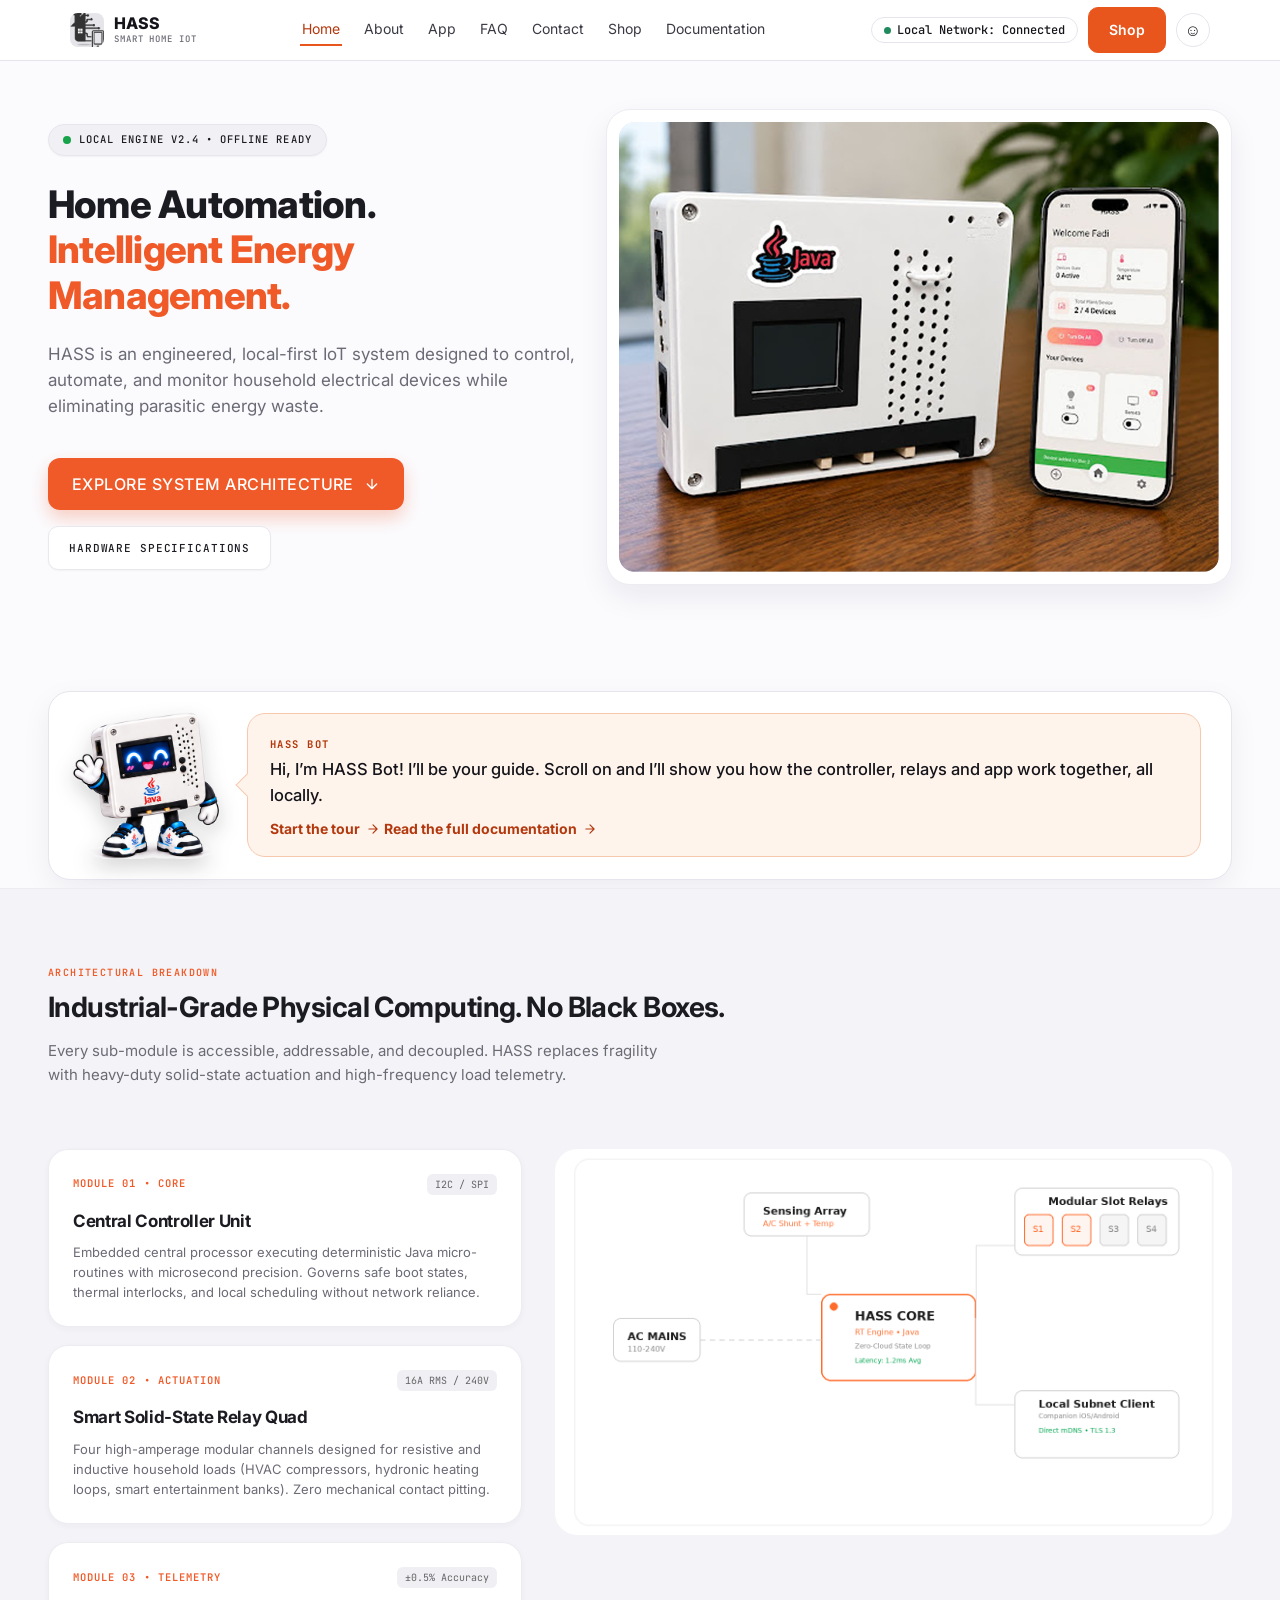
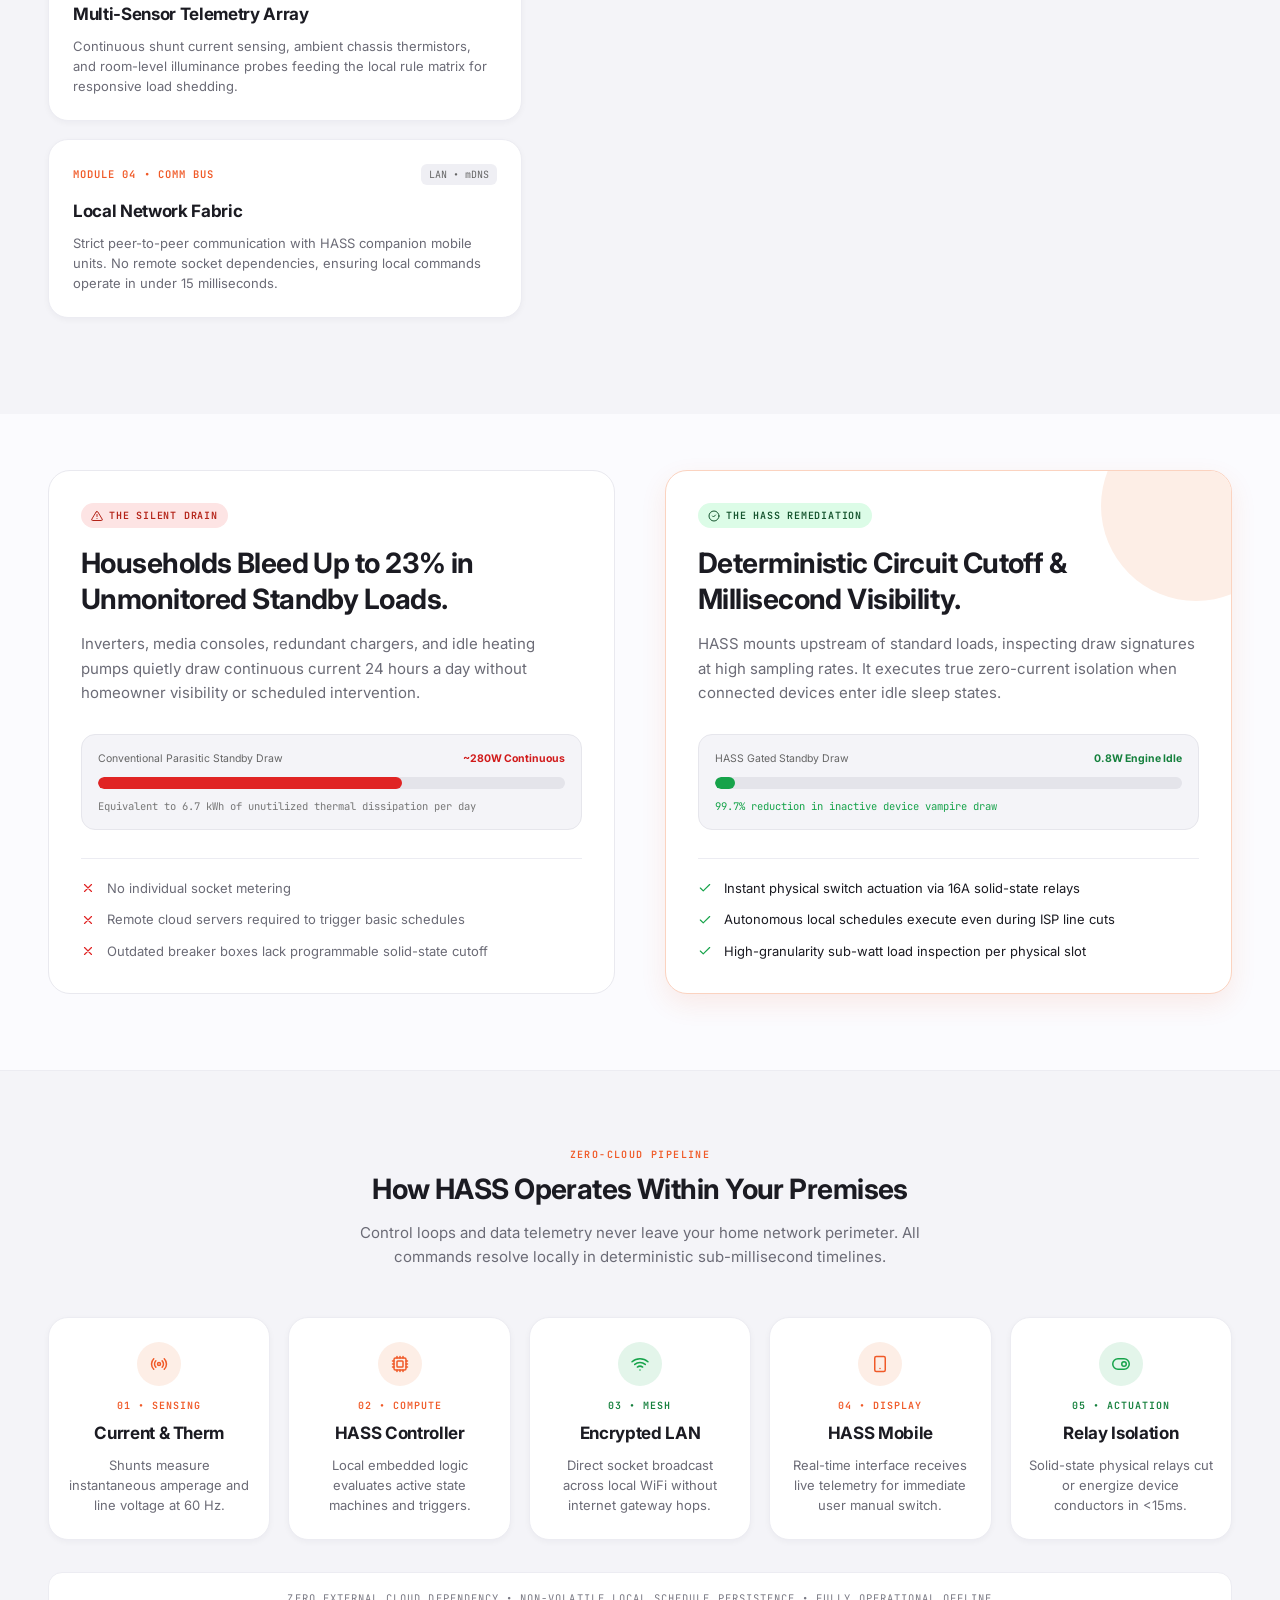
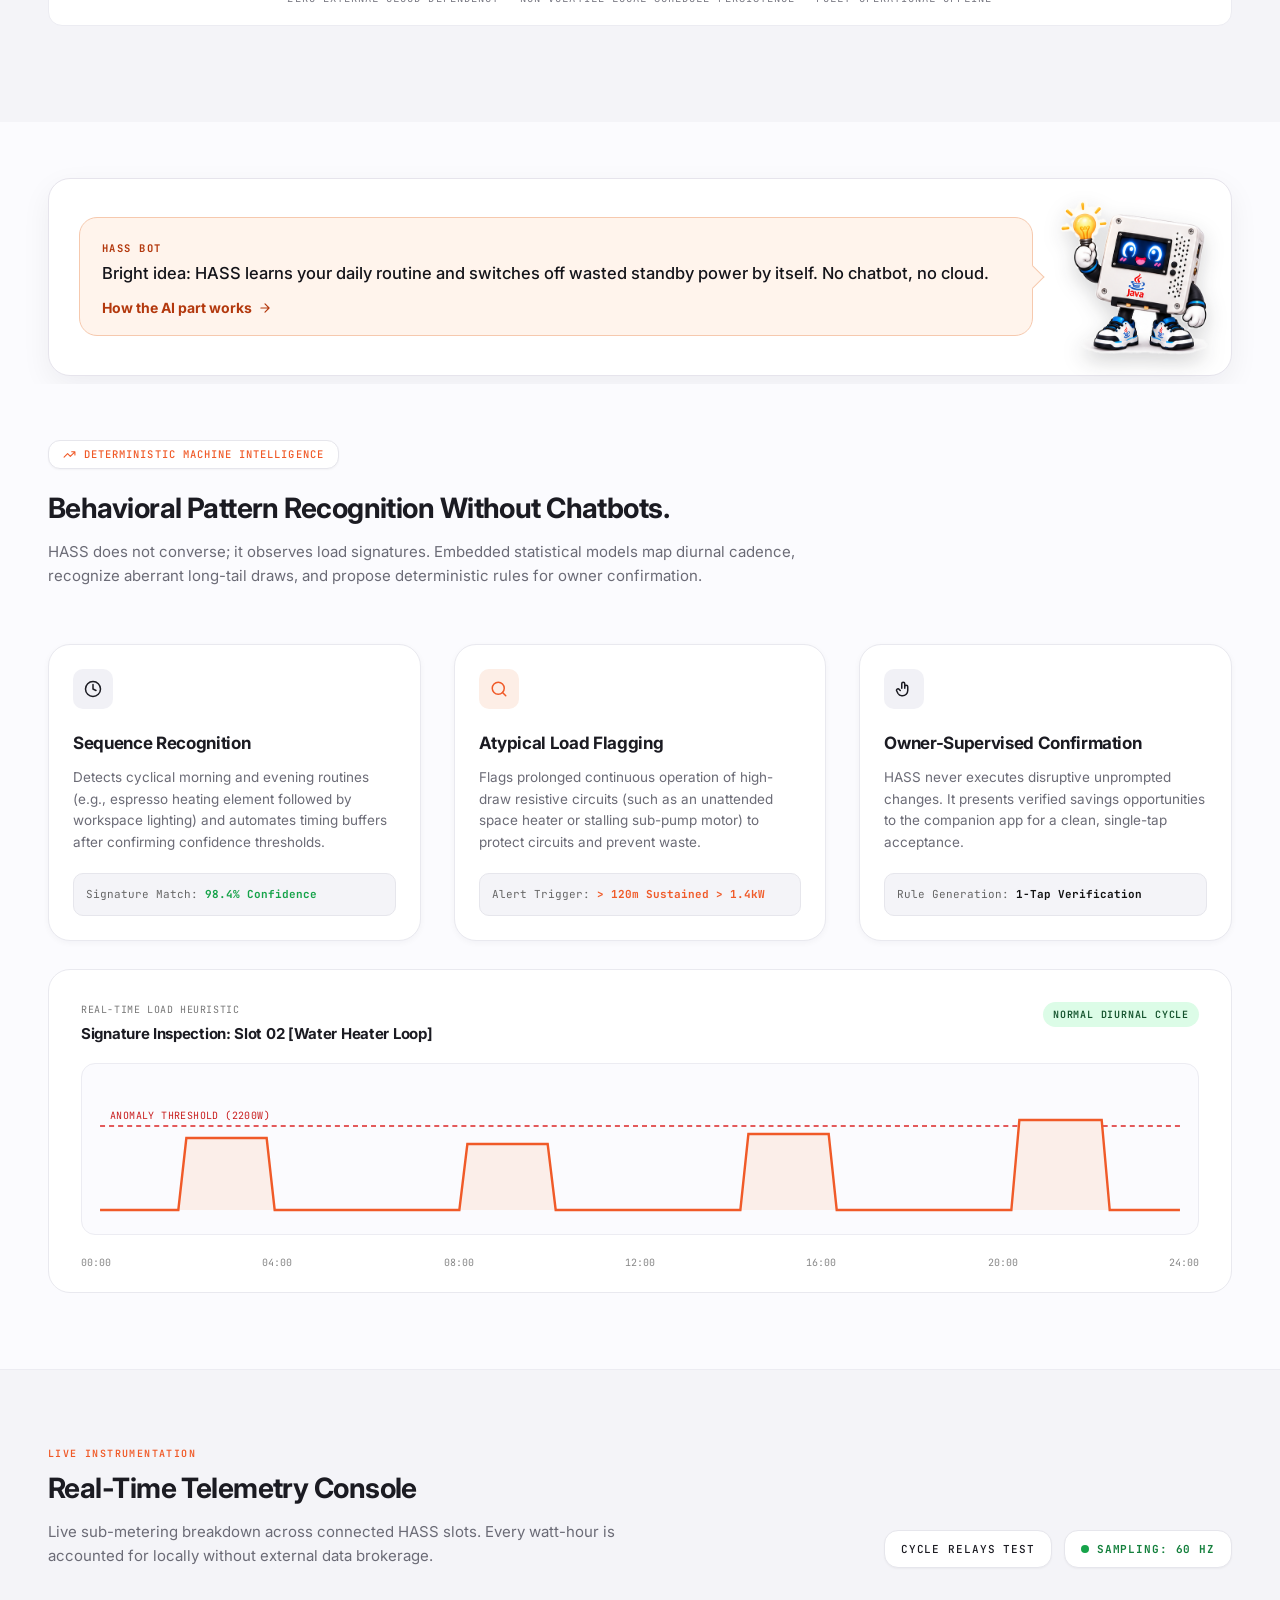
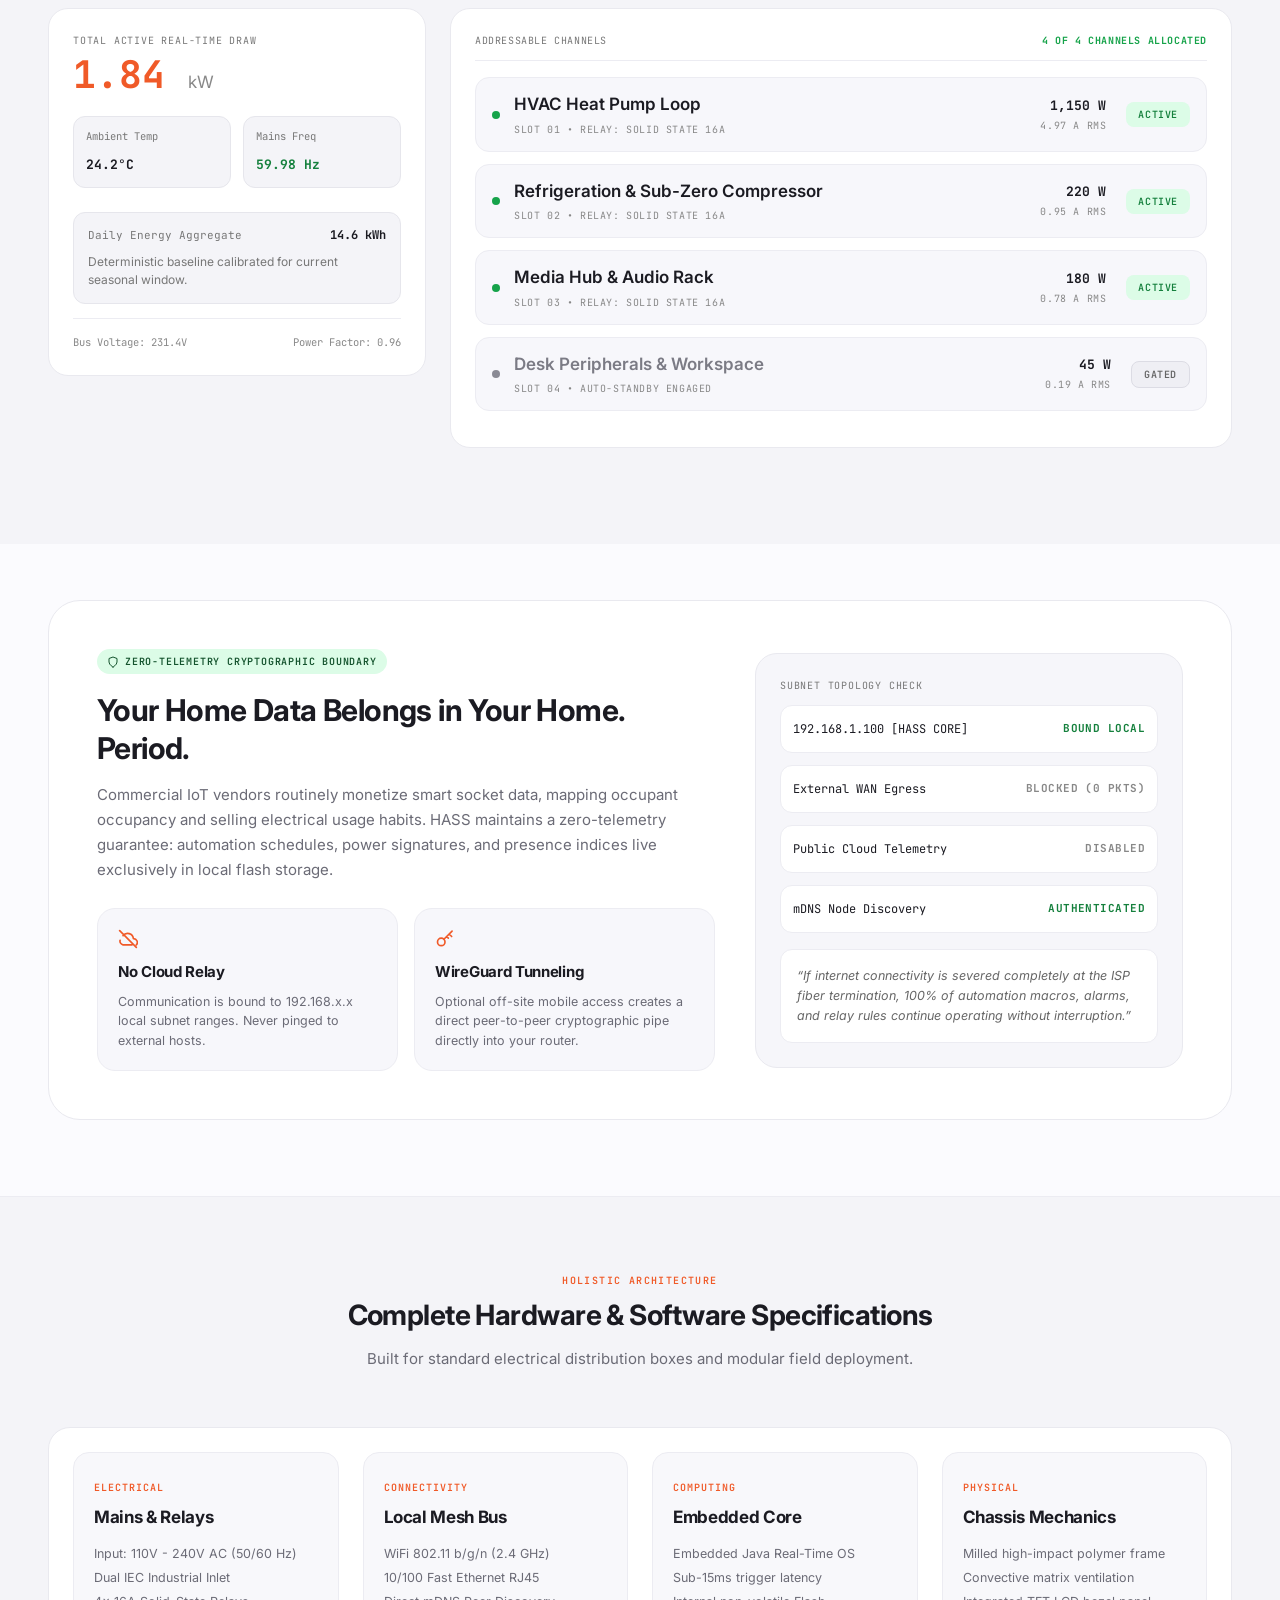
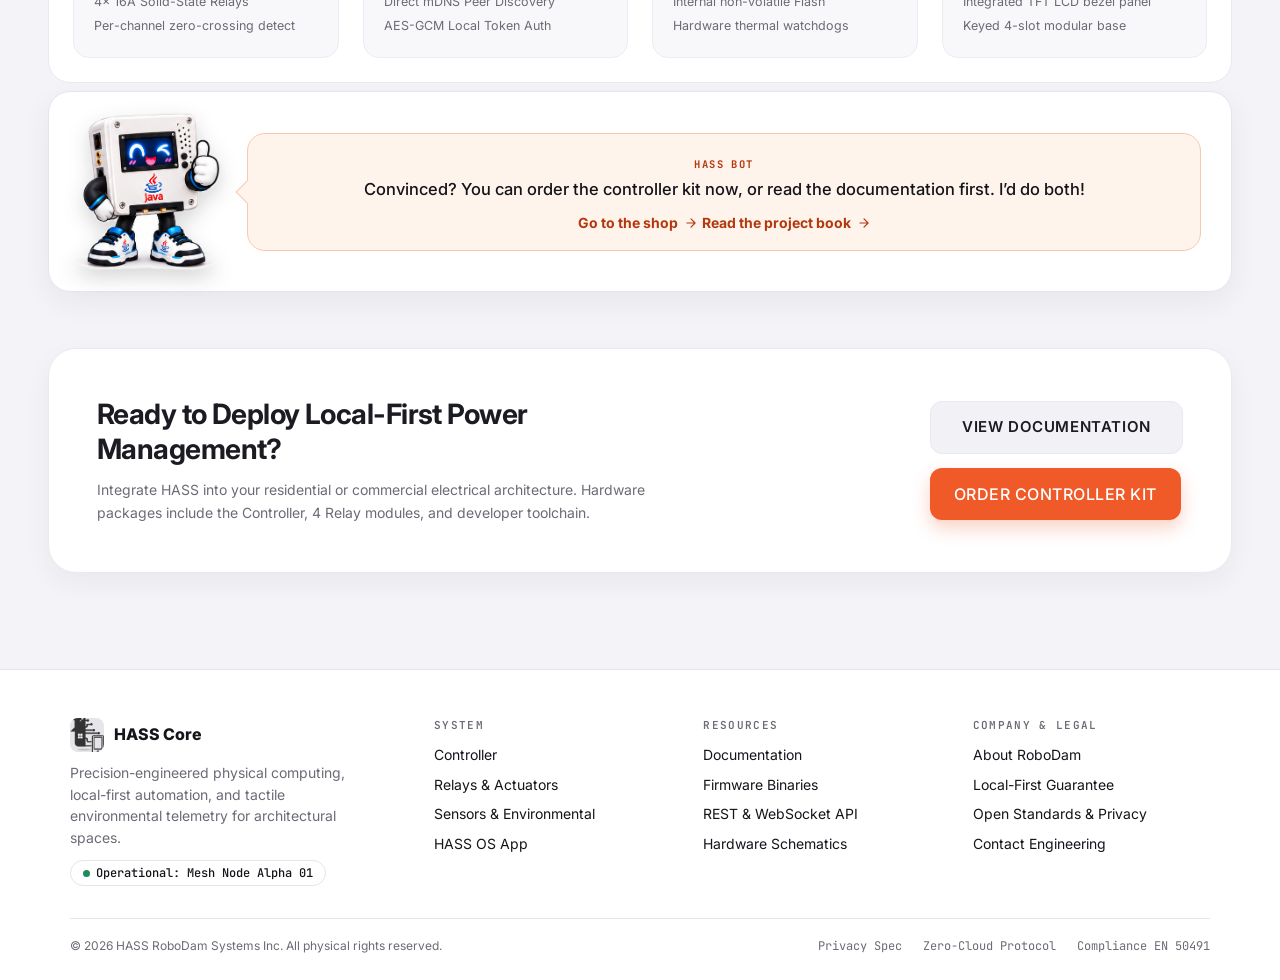
<file: index.html>
<!DOCTYPE html>
<html lang="en">
<head>
<meta charset="utf-8">
<meta name="viewport" content="width=device-width, initial-scale=1">
<title>HASS | Home Automation. Intelligent Energy Management.</title>
<link rel="preconnect" href="https://fonts.googleapis.com">
<link rel="preconnect" href="https://fonts.gstatic.com" crossorigin>
<link href="https://fonts.googleapis.com/css2?family=Inter:wght@400;500;600;700;800&family=JetBrains+Mono:wght@400;500;600;700&display=swap" rel="stylesheet">
<link rel="stylesheet" href="common/common.css">
<link rel="stylesheet" href="home/home.css">
</head>
<body>

<header class="site-header"><div class="container">
  <a class="brand" href="index.html">
    <div class="img-slot logo-image" data-label="LOGO">
      <img src="common/img/HASS-project-LOGO.png" alt="HASS-project-LOGO">
    </div>
    <span>HASS<small>SMART HOME IOT</small></span>
  </a>
  <nav class="main-nav" id="nav"><a href="index.html" class="active">Home</a><a href="about/about.html">About</a><a href="app/app.html">App</a><a href="faq/faq.html">FAQ</a><a href="contact/contact.html">Contact</a><a href="shop/shop.html">Shop</a><a href="documentation/documentation.html">Documentation</a></nav>
  <div class="header-actions">
    <span class="pill ok">Local Network: Connected</span>
    <a class="btn accent btn-sm" href="shop/shop.html">Shop</a>
    <a class="avatar-btn" href="contact/contact.html" aria-label="Account">&#9786;</a>
  </div>
  <button class="nav-toggle" type="button" aria-label="Menu" aria-controls="nav" aria-expanded="false">&#9776;</button>
</div></header>

<main>
  <!-- HERO -->
  <section class="hero">
    <div class="container hero-grid">
      <div class="hero-copy">
        <span class="status-pill"><i class="dot"></i>Local Engine v2.4 &bull; Offline Ready</span>
        <h1>Home Automation.<br><span>Intelligent Energy Management.</span></h1>
        <p>HASS is an engineered, local-first IoT system designed to control, automate, and monitor household electrical devices while eliminating parasitic energy waste.</p>
        <a class="btn-primary" href="#architecture">Explore System Architecture <svg class="ic"><use href="#i-arrow-down"/></svg></a>
        <a class="btn-outline" href="shop/shop.html#specs">Hardware Specifications</a>
      </div>
      <div class="hero-card">
        <div class="img-slot hero-image" data-label="Hero image: HASS controller + phone app">
          <img src="home/img/Authentic HASS physical hardware prototype showing modular chassis, ventilation matrix, embedded diagnostic display and companion mobile app.png" alt="Authentic HASS physical hardware prototype">
        </div>
      </div>
    </div>
  </section>

  <div class="container mascot-row">
    <aside class="mascot-guide" aria-label="Tip from HASS Bot">
      <img class="mascot-guide__img" src="common/img/mascot/hass-bot-wave.png" alt="HASS Bot waving" width="150" height="150">
      <div class="mascot-guide__bubble">
        <span class="mascot-guide__tag">HASS BOT</span>
        <p>Hi, I&rsquo;m HASS Bot! I&rsquo;ll be your guide. Scroll on and I&rsquo;ll show you how the controller, relays and app work together, all locally.</p>
        <a class="mascot-guide__link" href="#architecture">Start the tour <svg class="ic"><use href="#i-arrow-right"/></svg></a>
        <a class="mascot-guide__link" href="documentation/documentation.html">Read the full documentation <svg class="ic"><use href="#i-arrow-right"/></svg></a>
      </div>
    </aside>
  </div>

  <!-- ARCHITECTURAL BREAKDOWN -->
  <section class="band" id="architecture">
    <div class="container">
      <span class="eyebrow">Architectural Breakdown</span>
      <h2 class="h2-left">Industrial-Grade Physical Computing. No Black Boxes.</h2>
      <p class="sub sub-left">Every sub-module is accessible, addressable, and decoupled. HASS replaces fragility with heavy-duty solid-state actuation and high-frequency load telemetry.</p>
      <div class="arch-grid">
        <div class="module-list">
          <a class="module-card" href="shop/shop.html#inside-box">
            <div class="module-top"><span class="module-label">Module 01 &bull; Core</span><span class="chip">I2C / SPI</span></div>
            <h3>Central Controller Unit</h3>
            <p>Embedded central processor executing deterministic Java micro-routines with microsecond precision. Governs safe boot states, thermal interlocks, and local scheduling without network reliance.</p>
          </a>
          <a class="module-card" href="shop/shop.html#inside-box">
            <div class="module-top"><span class="module-label">Module 02 &bull; Actuation</span><span class="chip">16A RMS / 240V</span></div>
            <h3>Smart Solid-State Relay Quad</h3>
            <p>Four high-amperage modular channels designed for resistive and inductive household loads (HVAC compressors, hydronic heating loops, smart entertainment banks). Zero mechanical contact pitting.</p>
          </a>
          <a class="module-card" href="shop/shop.html#inside-box">
            <div class="module-top"><span class="module-label">Module 03 &bull; Telemetry</span><span class="chip">&plusmn;0.5% Accuracy</span></div>
            <h3>Multi-Sensor Telemetry Array</h3>
            <p>Continuous shunt current sensing, ambient chassis thermistors, and room-level illuminance probes feeding the local rule matrix for responsive load shedding.</p>
          </a>
          <a class="module-card" href="documentation/documentation.html#chapter-4-system-architecture-and-design">
            <div class="module-top"><span class="module-label">Module 04 &bull; Comm Bus</span><span class="chip">LAN &bull; mDNS</span></div>
            <h3>Local Network Fabric</h3>
            <p>Strict peer-to-peer communication with HASS companion mobile units. No remote socket dependencies, ensuring local commands operate in under 15 milliseconds.</p>
          </a>
        </div>
        <!-- Chassis topology schema: the whole panel is an image -->
        <div class="img-slot topology-image" data-label="Chassis topology schema (whole panel image)">
          <img src="home/img/hass-diagram-exact-fixed.png" alt="">
        </div>
      </div>
    </div>
  </section>

  <!-- SILENT DRAIN vs REMEDIATION -->
  <section class="light">
    <div class="container compare-grid">
      <article class="compare-card">
        <span class="badge badge-red"><svg class="ic"><use href="#i-alert"/></svg>The Silent Drain</span>
        <h2>Households Bleed Up to 23% in Unmonitored Standby Loads.</h2>
        <p class="lead">Inverters, media consoles, redundant chargers, and idle heating pumps quietly draw continuous current 24 hours a day without homeowner visibility or scheduled intervention.</p>
        <div class="meter">
          <div class="meter-row"><span>Conventional Parasitic Standby Draw</span><b class="red">~280W Continuous</b></div>
          <div class="track"><i class="fill fill-red"></i></div>
          <small>Equivalent to 6.7 kWh of unutilized thermal dissipation per day</small>
        </div>
        <ul class="points points-bad">
          <li><svg class="ic"><use href="#i-x"/></svg>No individual socket metering</li>
          <li><svg class="ic"><use href="#i-x"/></svg>Remote cloud servers required to trigger basic schedules</li>
          <li><svg class="ic"><use href="#i-x"/></svg>Outdated breaker boxes lack programmable solid-state cutoff</li>
        </ul>
      </article>
      <article class="compare-card compare-card-hot">
        <span class="badge badge-green"><svg class="ic"><use href="#i-check-circle"/></svg>The HASS Remediation</span>
        <h2>Deterministic Circuit Cutoff &amp; Millisecond Visibility.</h2>
        <p class="lead">HASS mounts upstream of standard loads, inspecting draw signatures at high sampling rates. It executes true zero-current isolation when connected devices enter idle sleep states.</p>
        <div class="meter">
          <div class="meter-row"><span>HASS Gated Standby Draw</span><b class="green">0.8W Engine Idle</b></div>
          <div class="track"><i class="fill fill-green"></i></div>
          <small class="green">99.7% reduction in inactive device vampire draw</small>
        </div>
        <ul class="points points-good">
          <li><svg class="ic"><use href="#i-check"/></svg>Instant physical switch actuation via 16A solid-state relays</li>
          <li><svg class="ic"><use href="#i-check"/></svg>Autonomous local schedules execute even during ISP line cuts</li>
          <li><svg class="ic"><use href="#i-check"/></svg>High-granularity sub-watt load inspection per physical slot</li>
        </ul>
      </article>
    </div>
  </section>

  <!-- ZERO-CLOUD PIPELINE -->
  <section class="band band-center">
    <div class="container">
      <span class="eyebrow">Zero-Cloud Pipeline</span>
      <h2>How HASS Operates Within Your Premises</h2>
      <p class="sub">Control loops and data telemetry never leave your home network perimeter. All commands resolve locally in deterministic sub-millisecond timelines.</p>
      <div class="pipeline">
        <a class="step" href="documentation/documentation.html#chapter-5-hardware-design">
          <span class="step-ic ic-orange"><svg class="ic"><use href="#i-radio"/></svg></span>
          <span class="step-label orange">01 &bull; Sensing</span><h3>Current &amp; Therm</h3>
          <p>Shunts measure instantaneous amperage and line voltage at 60 Hz.</p>
        </a>
        <a class="step" href="documentation/documentation.html#chapter-5-hardware-design">
          <span class="step-ic ic-orange"><svg class="ic"><use href="#i-chip"/></svg></span>
          <span class="step-label orange">02 &bull; Compute</span><h3>HASS Controller</h3>
          <p>Local embedded logic evaluates active state machines and triggers.</p>
        </a>
        <a class="step" href="documentation/documentation.html#chapter-4-system-architecture-and-design">
          <span class="step-ic ic-green"><svg class="ic"><use href="#i-wifi"/></svg></span>
          <span class="step-label green">03 &bull; Mesh</span><h3>Encrypted LAN</h3>
          <p>Direct socket broadcast across local WiFi without internet gateway hops.</p>
        </a>
        <a class="step" href="app/app.html">
          <span class="step-ic ic-orange"><svg class="ic"><use href="#i-phone"/></svg></span>
          <span class="step-label orange">04 &bull; Display</span><h3>HASS Mobile</h3>
          <p>Real-time interface receives live telemetry for immediate user manual switch.</p>
        </a>
        <a class="step" href="shop/shop.html#inside-box">
          <span class="step-ic ic-green"><svg class="ic"><use href="#i-toggle"/></svg></span>
          <span class="step-label green">05 &bull; Actuation</span><h3>Relay Isolation</h3>
          <p>Solid-state physical relays cut or energize device conductors in &lt;15ms.</p>
        </a>
      </div>
      <div class="pipeline-note">Zero external cloud dependency &bull; Non-volatile local schedule persistence &bull; Fully operational offline</div>
    </div>
  </section>

  <!-- BEHAVIORAL PATTERN RECOGNITION -->
  <div class="container mascot-row">
    <aside class="mascot-guide mascot-guide--flip" aria-label="Tip from HASS Bot">
      <img class="mascot-guide__img" src="common/img/mascot/hass-bot-idea.png" alt="HASS Bot with an idea" width="150" height="150">
      <div class="mascot-guide__bubble">
        <span class="mascot-guide__tag">HASS BOT</span>
        <p>Bright idea: HASS learns your daily routine and switches off wasted standby power by itself. No chatbot, no cloud.</p>
        <a class="mascot-guide__link" href="documentation/documentation.html#chapter-6-software-design-and-implementation">How the AI part works <svg class="ic"><use href="#i-arrow-right"/></svg></a>
      </div>
    </aside>
  </div>

  <section class="light">
    <div class="container">
      <span class="status-pill pill-orange"><svg class="ic"><use href="#i-trend-up"/></svg>Deterministic Machine Intelligence</span>
      <h2 class="h2-left">Behavioral Pattern Recognition Without Chatbots.</h2>
      <p class="sub sub-left sub-wide">HASS does not converse; it observes load signatures. Embedded statistical models map diurnal cadence, recognize aberrant long-tail draws, and propose deterministic rules for owner confirmation.</p>
      <div class="insight-grid">
        <article class="insight-card">
          <span class="insight-ic"><svg class="ic"><use href="#i-clock"/></svg></span>
          <h3>Sequence Recognition</h3>
          <p>Detects cyclical morning and evening routines (e.g., espresso heating element followed by workspace lighting) and automates timing buffers after confirming confidence thresholds.</p>
          <div class="mono-box">Signature Match: <b class="green">98.4% Confidence</b></div>
        </article>
        <article class="insight-card">
          <span class="insight-ic ic-soft-orange"><svg class="ic"><use href="#i-search"/></svg></span>
          <h3>Atypical Load Flagging</h3>
          <p>Flags prolonged continuous operation of high-draw resistive circuits (such as an unattended space heater or stalling sub-pump motor) to protect circuits and prevent waste.</p>
          <div class="mono-box">Alert Trigger: <b class="orange">&gt; 120m Sustained &gt; 1.4kW</b></div>
        </article>
        <article class="insight-card">
          <span class="insight-ic"><svg class="ic"><use href="#i-hand"/></svg></span>
          <h3>Owner-Supervised Confirmation</h3>
          <p>HASS never executes disruptive unprompted changes. It presents verified savings opportunities to the companion app for a clean, single-tap acceptance.</p>
          <div class="mono-box">Rule Generation: <b>1-Tap Verification</b></div>
        </article>
      </div>
      <div class="chart-card">
        <div class="chart-head">
          <div><small>Real-time load heuristic</small><h3>Signature Inspection: Slot 02 [Water Heater Loop]</h3></div>
          <span class="badge badge-green">Normal Diurnal Cycle</span>
        </div>
        <div class="chart-box">
          <span class="chart-threshold">Anomaly Threshold (2200W)</span>
          <svg viewBox="0 0 1100 170" preserveAspectRatio="none" aria-label="Water heater load over 24 hours">
            <line x1="12" y1="62" x2="1088" y2="62" stroke="#dc2626" stroke-width="1.6" stroke-dasharray="5 4"/>
            <path d="M12 146 H90 L98 74 H178 L186 146 H370 L378 80 H458 L466 146 H650 L658 70 H738 L746 146 H920 L928 56 H1010 L1018 146 H1088 V146 H12Z" fill="#fbeee9"/>
            <path d="M12 146 H90 L98 74 H178 L186 146 H370 L378 80 H458 L466 146 H650 L658 70 H738 L746 146 H920 L928 56 H1010 L1018 146 H1088" fill="none" stroke="#f05a28" stroke-width="2.4"/>
          </svg>
        </div>
        <div class="chart-axis"><span>00:00</span><span>04:00</span><span>08:00</span><span>12:00</span><span>16:00</span><span>20:00</span><span>24:00</span></div>
      </div>
    </div>
  </section>

  <!-- REAL-TIME TELEMETRY CONSOLE -->
  <section class="band">
    <div class="container">
      <div class="console-head">
        <div>
          <span class="eyebrow">Live Instrumentation</span>
          <h2 class="h2-left">Real-Time Telemetry Console</h2>
          <p class="sub sub-left">Live sub-metering breakdown across connected HASS slots. Every watt-hour is accounted for locally without external data brokerage.</p>
        </div>
        <div class="console-actions">
          <button type="button" class="pill-btn">Cycle Relays Test</button>
          <span class="pill-btn"><i class="dot"></i><b class="green">Sampling: 60 Hz</b></span>
        </div>
      </div>
      <div class="console-grid">
        <aside class="draw-card">
          <small class="label">Total Active Real-Time Draw</small>
          <div class="draw-value">1.84 <span>kW</span></div>
          <div class="draw-mini">
            <div class="mini"><small>Ambient Temp</small><b>24.2&deg;C</b></div>
            <div class="mini"><small>Mains Freq</small><b class="green">59.98 Hz</b></div>
          </div>
          <div class="agg">
            <div class="agg-row"><small>Daily Energy Aggregate</small><b>14.6 kWh</b></div>
            <p>Deterministic baseline calibrated for current seasonal window.</p>
          </div>
          <div class="draw-foot"><span>Bus Voltage: 231.4V</span><span>Power Factor: 0.96</span></div>
        </aside>
        <div class="channels-card">
          <div class="channels-head"><small>Addressable Channels</small><small class="green">4 of 4 Channels Allocated</small></div>
          <div class="channel">
            <i class="dot"></i>
            <div class="channel-name"><b>HVAC Heat Pump Loop</b><small>Slot 01 &bull; Relay: Solid State 16A</small></div>
            <div class="channel-load"><b>1,150 W</b><small>4.97 A RMS</small></div>
            <span class="tag-active">Active</span>
          </div>
          <div class="channel">
            <i class="dot"></i>
            <div class="channel-name"><b>Refrigeration &amp; Sub-Zero Compressor</b><small>Slot 02 &bull; Relay: Solid State 16A</small></div>
            <div class="channel-load"><b>220 W</b><small>0.95 A RMS</small></div>
            <span class="tag-active">Active</span>
          </div>
          <div class="channel">
            <i class="dot"></i>
            <div class="channel-name"><b>Media Hub &amp; Audio Rack</b><small>Slot 03 &bull; Relay: Solid State 16A</small></div>
            <div class="channel-load"><b>180 W</b><small>0.78 A RMS</small></div>
            <span class="tag-active">Active</span>
          </div>
          <div class="channel channel-off">
            <i class="dot dot-gray"></i>
            <div class="channel-name"><b>Desk Peripherals &amp; Workspace</b><small>Slot 04 &bull; Auto-Standby Engaged</small></div>
            <div class="channel-load"><b>45 W</b><small>0.19 A RMS</small></div>
            <span class="tag-gated">Gated</span>
          </div>
        </div>
      </div>
    </div>
  </section>

  <!-- YOUR HOME DATA -->
  <section class="light" id="privacy">
    <div class="container">
      <div class="privacy-card">
        <div class="privacy-copy">
          <span class="badge badge-green"><svg class="ic"><use href="#i-shield"/></svg>Zero-Telemetry Cryptographic Boundary</span>
          <h2>Your Home Data Belongs in Your Home. Period.</h2>
          <p class="lead">Commercial IoT vendors routinely monetize smart socket data, mapping occupant occupancy and selling electrical usage habits. HASS maintains a zero-telemetry guarantee: automation schedules, power signatures, and presence indices live exclusively in local flash storage.</p>
          <div class="privacy-mini">
            <a class="mini-card" href="about/about.html#privacy"><svg class="ic orange"><use href="#i-cloud-off"/></svg><h3>No Cloud Relay</h3><p>Communication is bound to 192.168.x.x local subnet ranges. Never pinged to external hosts.</p></a>
            <a class="mini-card" href="documentation/documentation.html#chapter-4-system-architecture-and-design"><svg class="ic orange"><use href="#i-key"/></svg><h3>WireGuard Tunneling</h3><p>Optional off-site mobile access creates a direct peer-to-peer cryptographic pipe directly into your router.</p></a>
          </div>
        </div>
        <aside class="subnet-card">
          <small class="label">Subnet Topology Check</small>
          <div class="subnet-row"><span>192.168.1.100 [HASS CORE]</span><b class="green">Bound Local</b></div>
          <div class="subnet-row"><span>External WAN Egress</span><b>Blocked (0 pkts)</b></div>
          <div class="subnet-row"><span>Public Cloud Telemetry</span><b>Disabled</b></div>
          <div class="subnet-row"><span>mDNS Node Discovery</span><b class="green">Authenticated</b></div>
          <blockquote>&ldquo;If internet connectivity is severed completely at the ISP fiber termination, 100% of automation macros, alarms, and relay rules continue operating without interruption.&rdquo;</blockquote>
        </aside>
      </div>
    </div>
  </section>

  <!-- SPECIFICATIONS -->
  <section class="band band-center" id="specs">
    <div class="container">
      <span class="eyebrow">Holistic Architecture</span>
      <h2>Complete Hardware &amp; Software Specifications</h2>
      <p class="sub">Built for standard electrical distribution boxes and modular field deployment.</p>
      <div class="spec-wrap">
        <a class="spec-box" href="shop/shop.html#specs">
          <small class="orange">Electrical</small><h3>Mains &amp; Relays</h3>
          <ul><li>Input: 110V - 240V AC (50/60 Hz)</li><li>Dual IEC Industrial Inlet</li><li>4&times; 16A Solid-State Relays</li><li>Per-channel zero-crossing detect</li></ul>
        </a>
        <a class="spec-box" href="shop/shop.html#specs">
          <small class="orange">Connectivity</small><h3>Local Mesh Bus</h3>
          <ul><li>WiFi 802.11 b/g/n (2.4 GHz)</li><li>10/100 Fast Ethernet RJ45</li><li>Direct mDNS Peer Discovery</li><li>AES-GCM Local Token Auth</li></ul>
        </a>
        <a class="spec-box" href="shop/shop.html#specs">
          <small class="orange">Computing</small><h3>Embedded Core</h3>
          <ul><li>Embedded Java Real-Time OS</li><li>Sub-15ms trigger latency</li><li>Internal non-volatile Flash</li><li>Hardware thermal watchdogs</li></ul>
        </a>
        <a class="spec-box" href="shop/shop.html#specs">
          <small class="orange">Physical</small><h3>Chassis Mechanics</h3>
          <ul><li>Milled high-impact polymer frame</li><li>Convective matrix ventilation</li><li>Integrated TFT LCD bezel panel</li><li>Keyed 4-slot modular base</li></ul>
        </a>
      </div>
<aside class="mascot-guide" aria-label="Tip from HASS Bot">
      <img class="mascot-guide__img" src="common/img/mascot/hass-bot-thumbs.png" alt="HASS Bot giving a thumbs up" width="150" height="150">
      <div class="mascot-guide__bubble">
        <span class="mascot-guide__tag">HASS BOT</span>
        <p>Convinced? You can order the controller kit now, or read the documentation first. I&rsquo;d do both!</p>
        <a class="mascot-guide__link" href="shop/shop.html">Go to the shop <svg class="ic"><use href="#i-arrow-right"/></svg></a>
        <a class="mascot-guide__link" href="documentation/documentation.html">Read the project book <svg class="ic"><use href="#i-arrow-right"/></svg></a>
      </div>
    </aside>
      <div class="cta-card">
        <div>
          <h2>Ready to Deploy Local-First Power Management?</h2>
          <p>Integrate HASS into your residential or commercial electrical architecture. Hardware packages include the Controller, 4 Relay modules, and developer toolchain.</p>
        </div>
        <div class="cta-actions">
          <a class="btn-soft" href="documentation/documentation.html">View Documentation</a>
          <a class="btn-primary" href="shop/shop.html">Order Controller Kit</a>
        </div>
      </div>
    </div>
  </section>
</main>

<footer class="site-footer"><div class="container">
  <div class="footer-grid">
    <div>
      <a class="brand" href="index.html">
        <div class="img-slot logo-image" data-label="LOGO">
          <img src="common/img/HASS-project-LOGO.png" alt="HASS-project-LOGO">
        </div>
        <span>HASS Core</span>
      </a>
      <p>Precision-engineered physical computing, local-first automation, and tactile environmental telemetry for architectural spaces.</p>
      <span class="pill ok">Operational: Mesh Node Alpha 01</span>
    </div>
    <div><h4>System</h4><ul><li><a href="shop/shop.html#product">Controller</a></li><li><a href="shop/shop.html#inside-box">Relays &amp; Actuators</a></li><li><a href="shop/shop.html#inside-box">Sensors &amp; Environmental</a></li><li><a href="app/app.html">HASS OS App</a></li></ul></div>
    <div><h4>Resources</h4><ul><li><a href="documentation/documentation.html">Documentation</a></li><li><a href="documentation/documentation.html#chapter-6-software-design-and-implementation">Firmware Binaries</a></li><li><a href="documentation/documentation.html#cloud-database-and-data-model">REST &amp; WebSocket API</a></li><li><a href="documentation/documentation.html#pin-assignment-and-wiring">Hardware Schematics</a></li></ul></div>
    <div><h4>Company &amp; Legal</h4><ul><li><a href="about/about.html#recognition">About RoboDam</a></li><li><a href="about/about.html#privacy">Local-First Guarantee</a></li><li><a href="documentation/documentation.html#chapter-7-security-and-authentication">Open Standards &amp; Privacy</a></li><li><a href="contact/contact.html">Contact Engineering</a></li></ul></div>
  </div>
  <div class="footer-bottom"><span>&copy; 2026 HASS RoboDam Systems Inc. All physical rights reserved.</span><span class="mono"><a href="about/about.html#privacy">Privacy Spec</a> &nbsp; <a href="about/about.html#privacy">Zero-Cloud Protocol</a> &nbsp; <a href="documentation/documentation.html">Compliance EN 50491</a></span></div>
</div></footer>

<script src="common/common.js"></script>
<script src="home/home.js"></script>
</body>
</html>
</file>
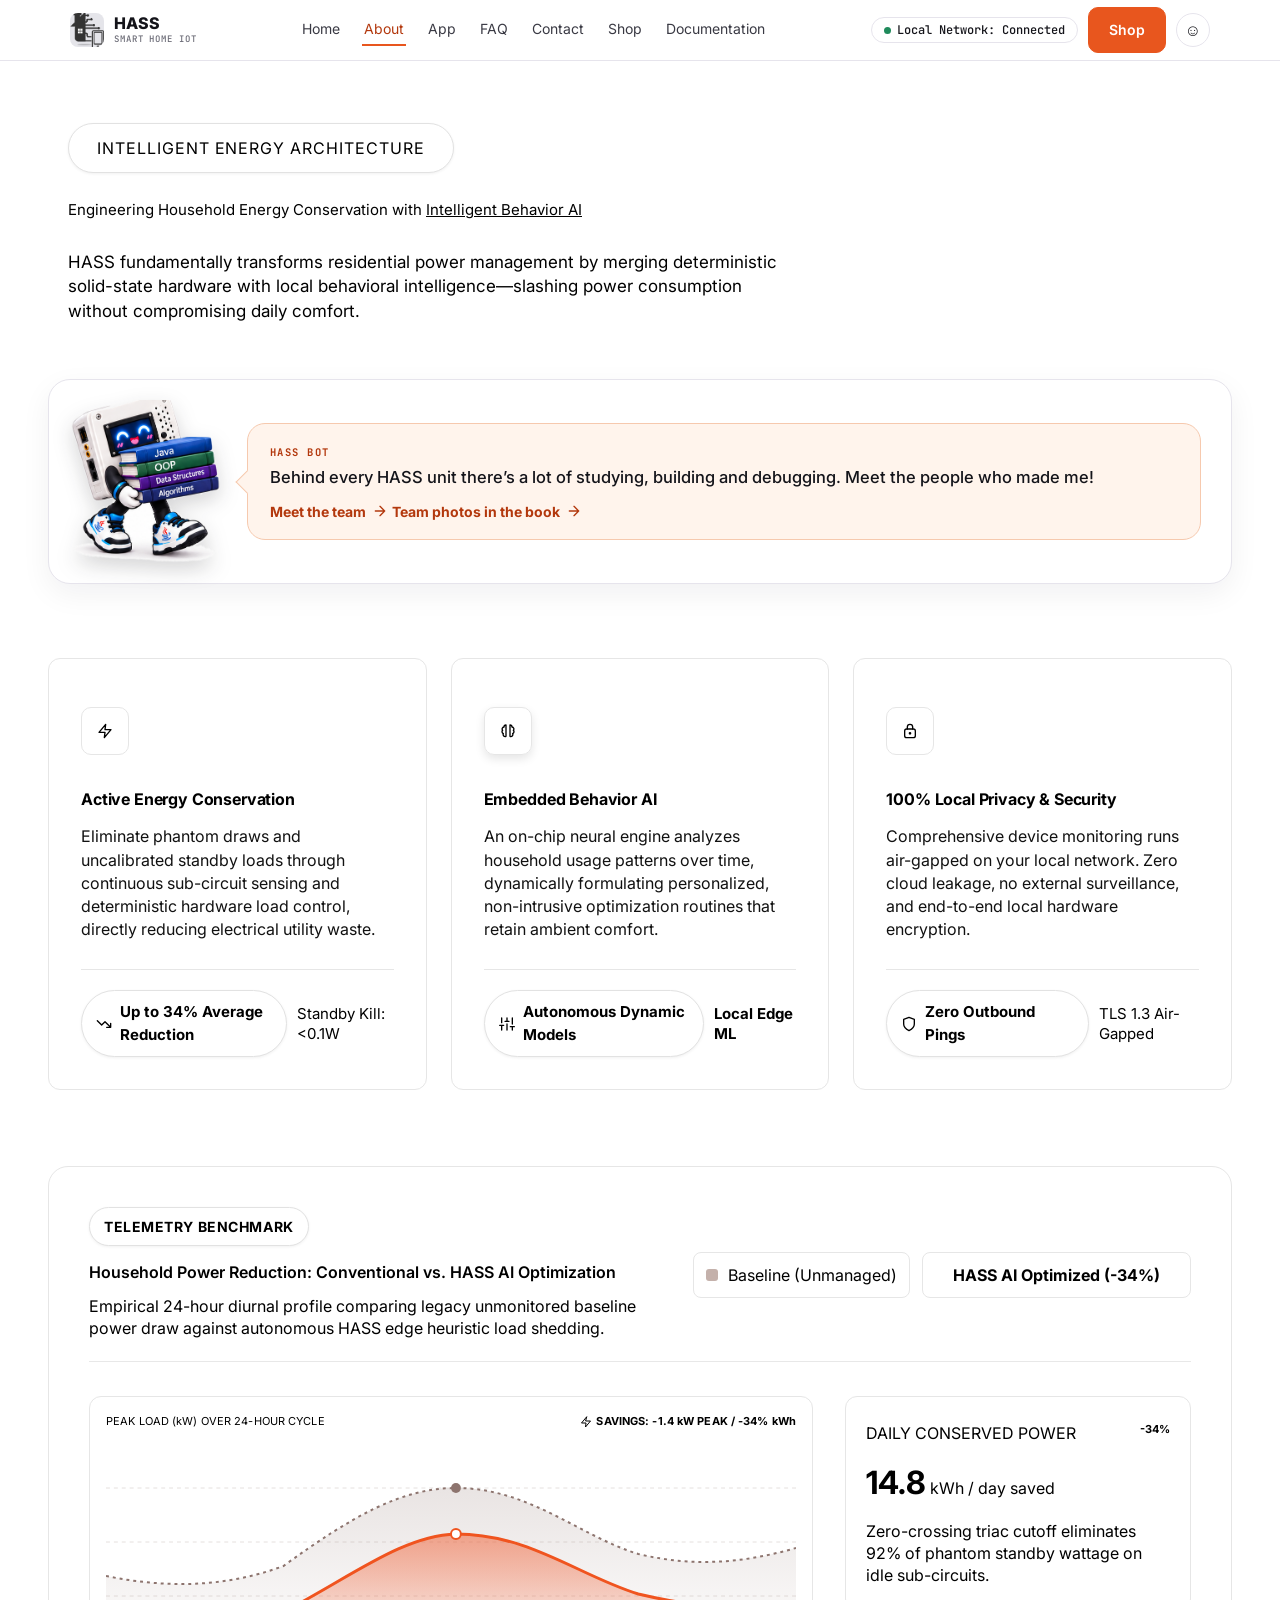
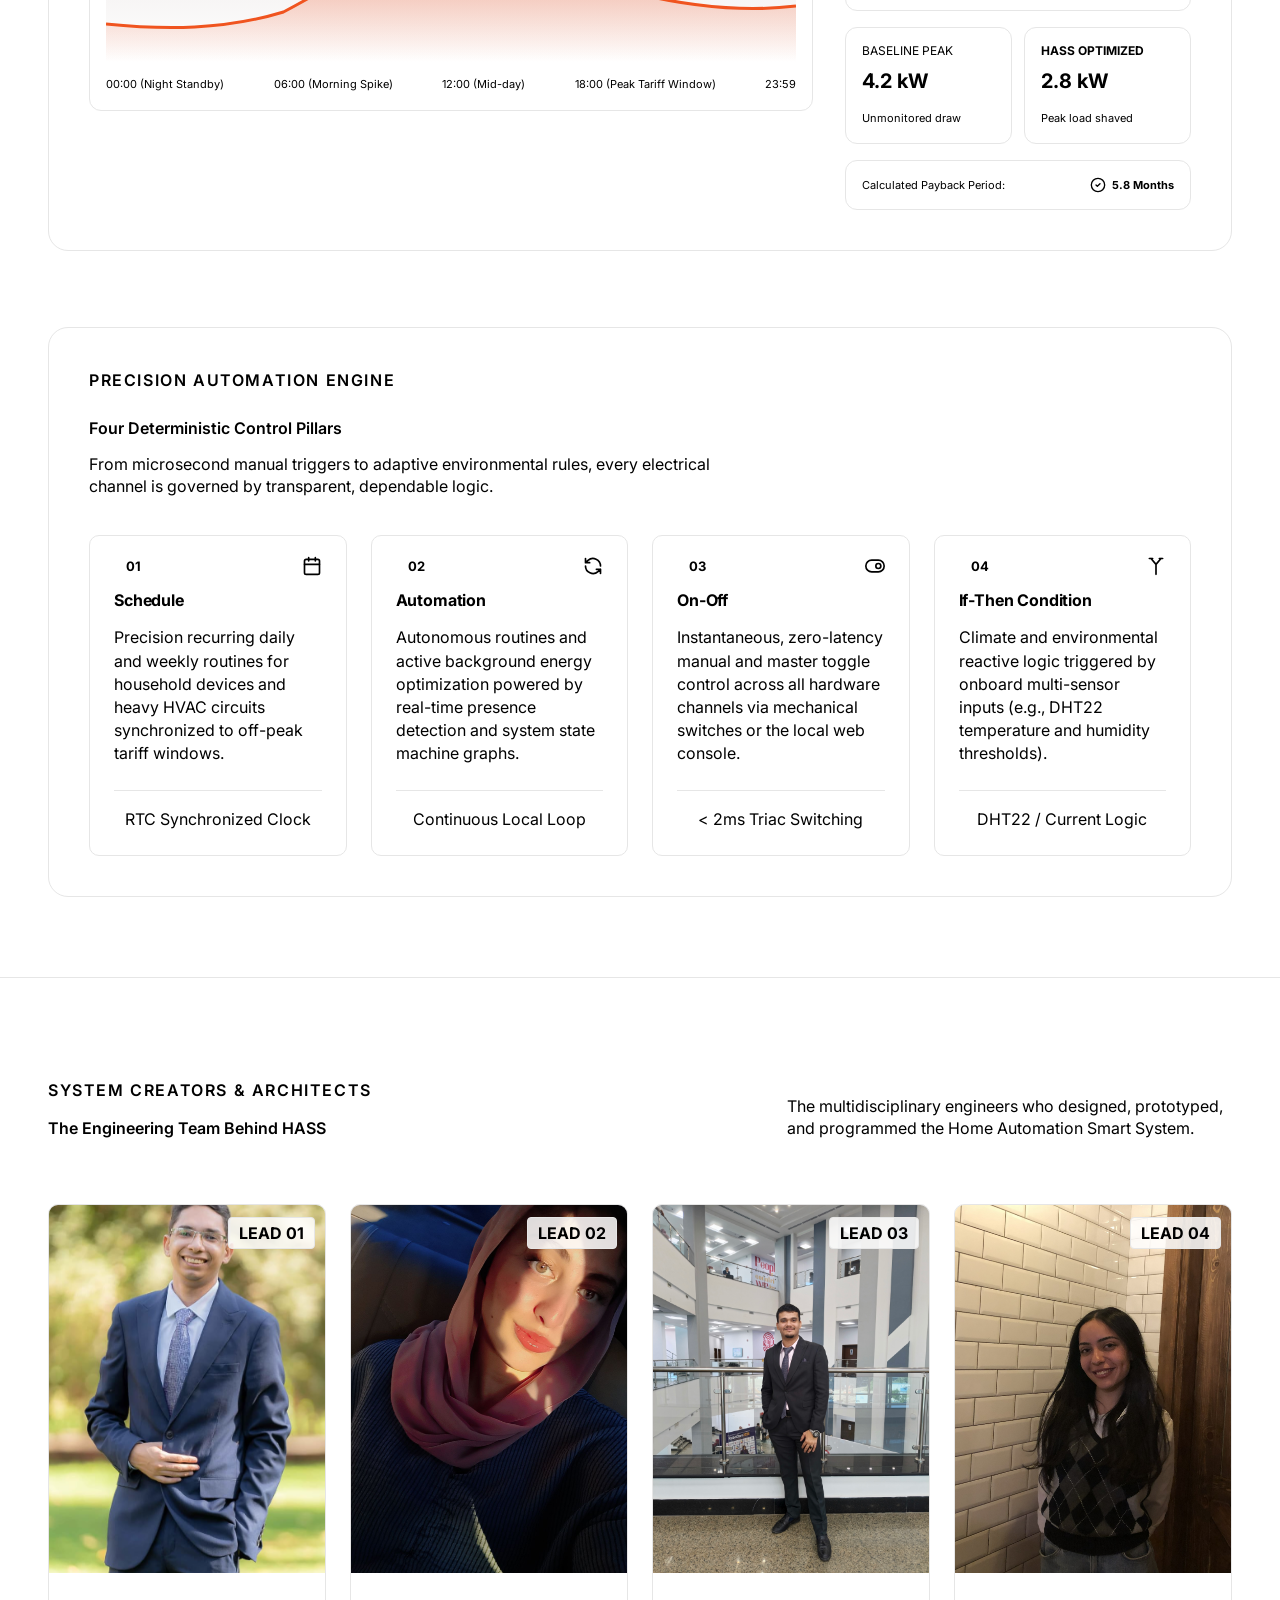
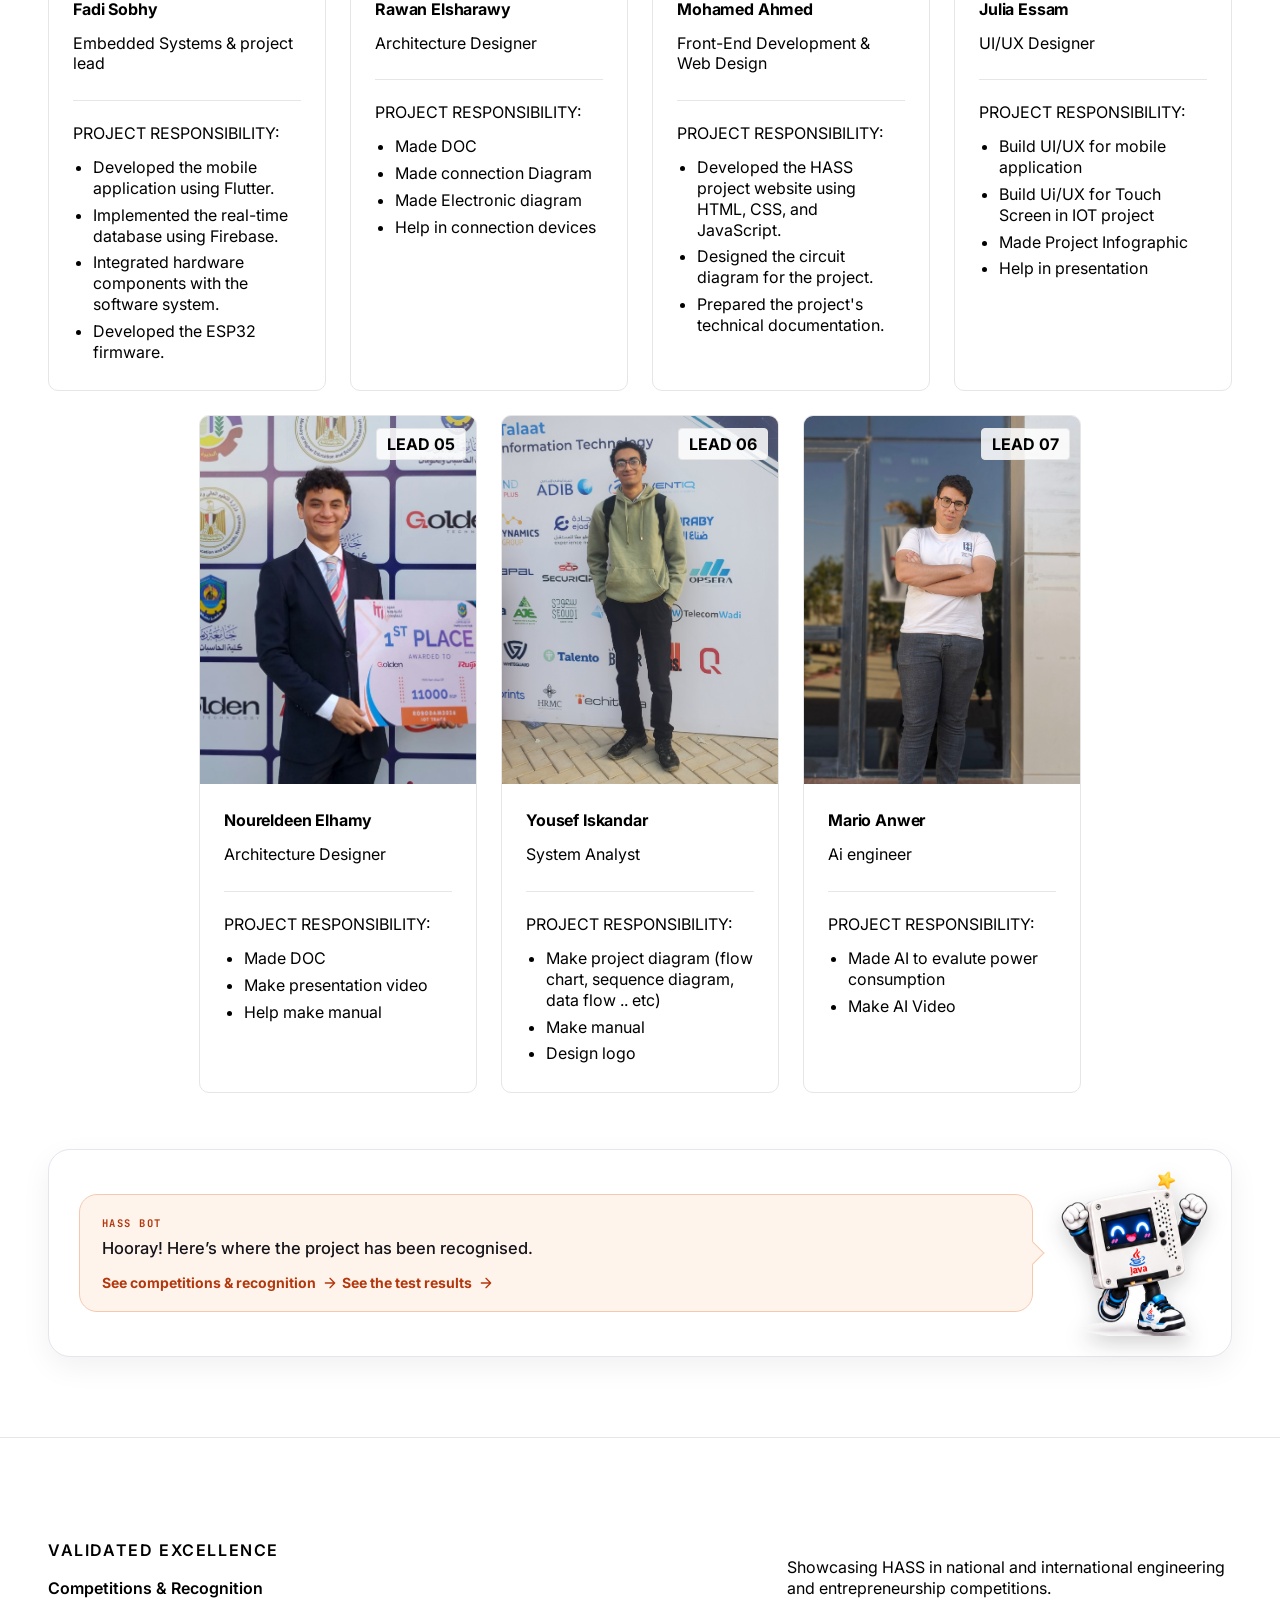
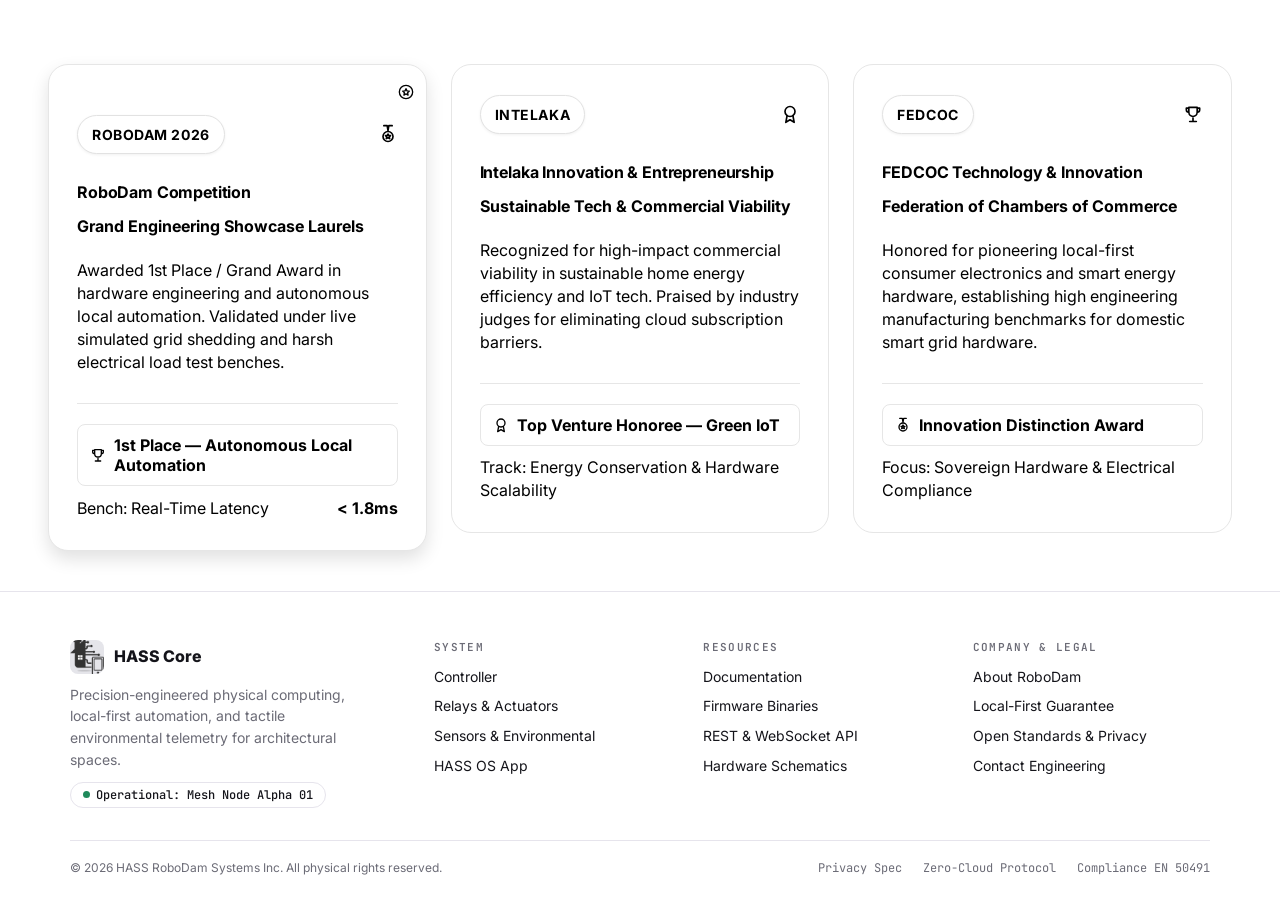
<file: about/about.html>
<!DOCTYPE html>
<html lang="en">
<head>
<meta charset="utf-8">
<meta name="viewport" content="width=device-width, initial-scale=1">
<title>HASS | About</title>
<link rel="preconnect" href="https://fonts.googleapis.com">
<link rel="preconnect" href="https://fonts.gstatic.com" crossorigin>
<link href="https://fonts.googleapis.com/css2?family=Inter:wght@400;500;600;700;800&family=JetBrains+Mono:wght@400;500;600;700&display=swap" rel="stylesheet">
<link rel="stylesheet" href="../common/common.css">
<link rel="stylesheet" href="about.css">
</head>
<body>

<header class="site-header"><div class="container">
  <a class="brand" href="../index.html">
    <div class="img-slot logo-image" data-label="LOGO">
      <img src="../common/img/HASS-project-LOGO.png" alt="HASS-project-LOGO">
    </div>
    <span>HASS<small>SMART HOME IOT</small></span>
  </a>
  <nav class="main-nav" id="nav"><a href="../index.html">Home</a><a href="../about/about.html" class="active">About</a><a href="../app/app.html">App</a><a href="../faq/faq.html">FAQ</a><a href="../contact/contact.html">Contact</a><a href="../shop/shop.html">Shop</a><a href="../documentation/documentation.html">Documentation</a></nav>
  <div class="header-actions">
    <span class="pill ok">Local Network: Connected</span>
    <a class="btn accent btn-sm" href="../shop/shop.html">Shop</a>
    <a class="avatar-btn" href="../contact/contact.html" aria-label="Account">&#9786;</a>
  </div>
  <button class="nav-toggle" type="button" aria-label="Menu" aria-controls="nav" aria-expanded="false">&#9776;</button>
</div></header>

<main>
  <!-- INTRO -->
  <section class="intro container">
    <span class="outline-pill">Intelligent Energy Architecture</span>
    <p class="intro-line">Engineering Household Energy Conservation with <u>Intelligent Behavior AI</u></p>
    <p class="intro-text">HASS fundamentally transforms residential power management by merging deterministic solid-state hardware with local behavioral intelligence&mdash;slashing power consumption without compromising daily comfort.</p>
  </section>

  <div class="container mascot-row">
    <aside class="mascot-guide" aria-label="Tip from HASS Bot">
      <img class="mascot-guide__img" src="../common/img/mascot/hass-bot-books.png" alt="HASS Bot carrying books" width="150" height="150">
      <div class="mascot-guide__bubble">
        <span class="mascot-guide__tag">HASS BOT</span>
        <p>Behind every HASS unit there&rsquo;s a lot of studying, building and debugging. Meet the people who made me!</p>
        <a class="mascot-guide__link" href="#team">Meet the team <svg class="ic"><use href="#i-arrow-right"/></svg></a>
        <a class="mascot-guide__link" href="../documentation/documentation.html#front">Team photos in the book <svg class="ic"><use href="#i-arrow-right"/></svg></a>
      </div>
    </aside>
  </div>

  <!-- THREE PILLARS -->
  <section class="container">
    <div class="three-grid">
      <article class="feature-card">
        <span class="ficon"><svg class="ic"><use href="#i-zap"/></svg></span>
        <h3>Active Energy Conservation</h3>
        <p>Eliminate phantom draws and uncalibrated standby loads through continuous sub-circuit sensing and deterministic hardware load control, directly reducing electrical utility waste.</p>
        <div class="feature-foot">
          <span class="outline-pill sm"><svg class="ic"><use href="#i-trend-down"/></svg>Up to 34% Average Reduction</span>
          <span class="foot-note">Standby Kill: &lt;0.1W</span>
        </div>
      </article>
      <article class="feature-card">
        <span class="ficon shadow"><svg class="ic"><use href="#i-brain"/></svg></span>
        <h3>Embedded Behavior AI</h3>
        <p>An on-chip neural engine analyzes household usage patterns over time, dynamically formulating personalized, non-intrusive optimization routines that retain ambient comfort.</p>
        <div class="feature-foot">
          <span class="outline-pill sm"><svg class="ic"><use href="#i-sliders"/></svg>Autonomous Dynamic Models</span>
          <b class="foot-note">Local Edge ML</b>
        </div>
      </article>
      <article class="feature-card">
        <span class="ficon"><svg class="ic"><use href="#i-lock-dot"/></svg></span>
        <h3>100% Local Privacy &amp; Security</h3>
        <p>Comprehensive device monitoring runs air-gapped on your local network. Zero cloud leakage, no external surveillance, and end-to-end local hardware encryption.</p>
        <div class="feature-foot">
          <span class="outline-pill sm"><svg class="ic"><use href="#i-shield"/></svg>Zero Outbound Pings</span>
          <span class="foot-note">TLS 1.3 Air-Gapped</span>
        </div>
      </article>
    </div>
  </section>

  <!-- TELEMETRY BENCHMARK -->
  <section class="container">
    <div class="panel">
      <span class="outline-pill sm bold">Telemetry Benchmark</span>
      <div class="bench-head">
        <div>
          <p class="bench-title">Household Power Reduction: Conventional vs. HASS AI Optimization</p>
          <p class="bench-sub">Empirical 24-hour diurnal profile comparing legacy unmonitored baseline power draw against autonomous HASS edge heuristic load shedding.</p>
        </div>
        <div class="legend">
          <span class="legend-chip"><i class="sq"></i>Baseline (Unmanaged)</span>
          <span class="legend-chip bold">HASS AI Optimized (-34%)</span>
        </div>
      </div>
      <hr>
      <div class="bench-grid">
        <div class="chart">
          <div class="chart-top"><span>PEAK LOAD (kW) OVER 24-HOUR CYCLE</span><b><svg class="ic"><use href="#i-zap"/></svg>SAVINGS: -1.4 kW PEAK / -34% kWh</b></div>
          <svg class="chart-svg" viewBox="0 0 700 230" preserveAspectRatio="none" aria-label="Peak load over 24 hours">
            <defs><linearGradient id="g1" x1="0" y1="0" x2="0" y2="1"><stop offset="0" stop-color="#f0643a" stop-opacity=".55"/><stop offset="1" stop-color="#f0643a" stop-opacity="0"/></linearGradient>
            <linearGradient id="g2" x1="0" y1="0" x2="0" y2="1"><stop offset="0" stop-color="#9c8580" stop-opacity=".22"/><stop offset="1" stop-color="#9c8580" stop-opacity="0"/></linearGradient></defs>
            <line x1="0" y1="52" x2="700" y2="52" stroke="#e5e0de" stroke-dasharray="4 4"/>
            <line x1="0" y1="106" x2="700" y2="106" stroke="#e5e0de" stroke-dasharray="4 4"/>
            <line x1="0" y1="160" x2="700" y2="160" stroke="#e5e0de" stroke-dasharray="4 4"/>
            <path d="M0 140 C60 152 120 152 180 130 C250 80 300 52 355 52 C430 52 480 100 540 118 C600 132 650 126 700 112 V226 H0Z" fill="url(#g2)"/>
            <path d="M0 140 C60 152 120 152 180 130 C250 80 300 52 355 52 C430 52 480 100 540 118 C600 132 650 126 700 112" fill="none" stroke="#8d746e" stroke-width="2" stroke-dasharray="3 4"/>
            <path d="M0 188 C60 194 120 194 180 176 C250 140 300 100 355 98 C430 98 480 140 540 158 C600 172 650 176 700 170 V226 H0Z" fill="url(#g1)"/>
            <path d="M0 188 C60 194 120 194 180 176 C250 140 300 100 355 98 C430 98 480 140 540 158 C600 172 650 176 700 170" fill="none" stroke="#f0541f" stroke-width="3"/>
            <circle cx="355" cy="52" r="5" fill="#8d746e"/><circle cx="355" cy="98" r="5" fill="#fff" stroke="#f0541f" stroke-width="2"/>
          </svg>
          <div class="axis"><span>00:00 (Night Standby)</span><span>06:00 (Morning Spike)</span><span>12:00 (Mid-day)</span><span>18:00 (Peak Tariff Window)</span><span>23:59</span></div>
        </div>
        <div class="stats">
          <div class="stat big">
            <div class="stat-top"><span>DAILY CONSERVED POWER</span><small>-34%</small></div>
            <p class="stat-value"><b>14.8</b> kWh / day saved</p>
            <p class="stat-note">Zero-crossing triac cutoff eliminates 92% of phantom standby wattage on idle sub-circuits.</p>
          </div>
          <div class="stat-pair">
            <div class="stat"><span>BASELINE PEAK</span><b>4.2 kW</b><small>Unmonitored draw</small></div>
            <div class="stat"><span class="bold">HASS OPTIMIZED</span><b>2.8 kW</b><small>Peak load shaved</small></div>
          </div>
          <div class="stat payback"><span>Calculated Payback Period:</span><b><svg class="ic"><use href="#i-check-circle"/></svg>5.8 Months</b></div>
        </div>
      </div>
    </div>
  </section>

  <!-- PRECISION AUTOMATION ENGINE -->
  <section class="container">
    <div class="panel">
      <h2 class="caps">Precision Automation Engine</h2>
      <p class="pillars-title">Four Deterministic Control Pillars</p>
      <p class="pillars-sub">From microsecond manual triggers to adaptive environmental rules, every electrical channel is governed by transparent, dependable logic.</p>
      <div class="pillars">
        <article class="pillar">
          <div class="pillar-top"><span class="num">01</span><svg class="ic"><use href="#i-calendar"/></svg></div>
          <h3>Schedule</h3>
          <p>Precision recurring daily and weekly routines for household devices and heavy HVAC circuits synchronized to off-peak tariff windows.</p>
          <div class="pillar-foot">RTC Synchronized Clock</div>
        </article>
        <article class="pillar">
          <div class="pillar-top"><span class="num">02</span><svg class="ic"><use href="#i-refresh"/></svg></div>
          <h3>Automation</h3>
          <p>Autonomous routines and active background energy optimization powered by real-time presence detection and system state machine graphs.</p>
          <div class="pillar-foot">Continuous Local Loop</div>
        </article>
        <article class="pillar">
          <div class="pillar-top"><span class="num">03</span><svg class="ic"><use href="#i-toggle"/></svg></div>
          <h3>On-Off</h3>
          <p>Instantaneous, zero-latency manual and master toggle control across all hardware channels via mechanical switches or the local web console.</p>
          <div class="pillar-foot">&lt; 2ms Triac Switching</div>
        </article>
        <article class="pillar short">
          <div class="pillar-top"><span class="num">04</span><svg class="ic"><use href="#i-split"/></svg></div>
          <h3>If-Then Condition</h3>
          <p>Climate and environmental reactive logic triggered by onboard multi-sensor inputs (e.g., DHT22 temperature and humidity thresholds).</p>
          <div class="pillar-foot">DHT22 / Current Logic</div>
        </article>
      </div>
    </div>
  </section>

  <!-- TEAM -->
  <section class="section-line" id="team">
    <div class="container">
      <div class="sec-head">
        <div><h2 class="caps">System Creators &amp; Architects</h2><p class="sec-title">The Engineering Team Behind HASS</p></div>
        <p class="sec-desc">The multidisciplinary engineers who designed, prototyped, and programmed the Home Automation Smart System.</p>
      </div>
      <div class="team-grid">
        <article class="team-card">
          <div class="team-media">
            <span class="lead-badge">LEAD 01</span>
            <div class="img-slot team-photo" data-label="Team member 1 photo">
              <img src="img/fadi.jpeg" alt="LEED1">
            </div>
          </div>
          <div class="team-body">
            <h3>Fadi Sobhy</h3><p>Embedded Systems &amp; project lead</p>
            <div class="resp"><span>PROJECT RESPONSIBILITY:</span>
              <ul>
                <li>Developed the mobile application using Flutter.</li>
                <li>Implemented the real-time database using Firebase.</li>
                <li>Integrated hardware components with the software system.</li>
                <li>Developed the ESP32 firmware.</li>
              </ul>
            </div>
          </div>
        </article>
        <article class="team-card">
          <div class="team-media">
            <span class="lead-badge">LEAD 02</span>
            <div class="img-slot team-photo" data-label="Team member 2 photo">
              <img src="img/Rawan.jpeg" alt="LEED2">
            </div>
          </div>
          <div class="team-body">
            <h3>Rawan Elsharawy</h3><p>Architecture Designer</p>
            <div class="resp"><span>PROJECT RESPONSIBILITY:</span>
              <ul>
                <li>Made DOC</li>
                <li>Made connection Diagram</li>
                <li>Made Electronic diagram</li>
                <li>Help in connection devices</li>
              </ul>
            </div>
          </div>
        </article>
        <article class="team-card">
          <div class="team-media">
            <span class="lead-badge">LEAD 03</span>
            <div class="img-slot team-photo" data-label="Team member 3 photo">
              <img src="img/mohamed.jpg" alt="LEED3">
            </div>
          </div>
          <div class="team-body">
            <h3>Mohamed Ahmed</h3><p>Front-End Development & Web Design</p>
            <div class="resp"><span>PROJECT RESPONSIBILITY:</span>
              <ul>
                <li>Developed the HASS project website using HTML, CSS, and JavaScript.</li>
                <li>Designed the circuit diagram for the project.</li>
                <li>Prepared the project's technical documentation.</li>
              </ul>
            </div>
          </div>
        </article>
        <article class="team-card">
          <div class="team-media">
            <span class="lead-badge">LEAD 04</span>
            <div class="img-slot team-photo" data-label="Team member 4 photo">
              <img src="img/Julia.jpg" alt="LEED4">
            </div>
          </div>
          <div class="team-body">
            <h3>Julia Essam</h3><p>UI/UX Designer</p>
            <div class="resp"><span>PROJECT RESPONSIBILITY:</span>
              <ul>
                <li>Build UI/UX for mobile application</li>
                <li>Build Ui/UX for Touch Screen in IOT project</li>
                <li>Made Project Infographic</li>
                <li>Help in presentation</li>
              </ul>
            </div>
          </div>
        </article>
        <article class="team-card">
          <div class="team-media">
            <span class="lead-badge">LEAD 05</span>
            <div class="img-slot team-photo" data-label="Team member 5 photo">
              <img src="img/Nour.jpeg" alt="LEED5">
            </div>
          </div>
          <div class="team-body">
            <h3>Noureldeen Elhamy</h3><p>Architecture Designer</p>
            <div class="resp"><span>PROJECT RESPONSIBILITY:</span>
              <ul>
                <li>Made DOC</li>
                <li>Make presentation video</li>
                <li>Help make manual</li>
              </ul>
            </div>
          </div>
        </article>
        <article class="team-card">
          <div class="team-media">
            <span class="lead-badge">LEAD 06</span>
            <div class="img-slot team-photo" data-label="Team member 6 photo">
              <img src="img/Yousef.jpeg" alt="LEED6">
            </div>
          </div>
          <div class="team-body">
            <h3>Yousef Iskandar</h3><p>System Analyst</p>
            <div class="resp"><span>PROJECT RESPONSIBILITY:</span>
              <ul>
                <li>Make project diagram (flow chart, sequence diagram, data flow .. etc)</li>
                <li>Make  manual</li>
                <li>Design logo</li>
              </ul>
            </div>
          </div>
        </article>
        <article class="team-card">
          <div class="team-media">
            <span class="lead-badge">LEAD 07</span>
            <div class="img-slot team-photo" data-label="Team member 7 photo">
              <img src="img/mario.jpg" alt="LEED7">
            </div>
          </div>
          <div class="team-body">
            <h3>Mario Anwer</h3><p>Ai engineer</p>
            <div class="resp"><span>PROJECT RESPONSIBILITY:</span>
              <ul>
                <li>Made AI to evalute power consumption</li>
                <li>Make AI Video</li>
              </ul>
            </div>
          </div>
        </article>
      </div>
    </div>
  </section>

  <div class="container mascot-row">
    <aside class="mascot-guide mascot-guide--flip" aria-label="Tip from HASS Bot">
      <img class="mascot-guide__img" src="../common/img/mascot/hass-bot-cheer.png" alt="HASS Bot cheering" width="150" height="150">
      <div class="mascot-guide__bubble">
        <span class="mascot-guide__tag">HASS BOT</span>
        <p>Hooray! Here&rsquo;s where the project has been recognised.</p>
        <a class="mascot-guide__link" href="#recognition">See competitions &amp; recognition <svg class="ic"><use href="#i-arrow-right"/></svg></a>
        <a class="mascot-guide__link" href="../documentation/documentation.html#chapter-8-testing-and-results">See the test results <svg class="ic"><use href="#i-arrow-right"/></svg></a>
      </div>
    </aside>
  </div>

  <!-- COMPETITIONS -->
  <section class="section-line" id="recognition">
    <div class="container">
      <div class="sec-head">
        <div><h2 class="caps">Validated Excellence</h2><p class="sec-title">Competitions &amp; Recognition</p></div>
        <p class="sec-desc">Showcasing HASS in national and international engineering and entrepreneurship competitions.</p>
      </div>
      <div class="award-grid">
        <article class="award-card hot">
          <span class="award-ic top"><svg class="ic"><use href="#i-star-circle"/></svg></span>
          <div class="award-tag-row"><span class="outline-pill sm bold">ROBODAM 2026</span><svg class="ic"><use href="#i-medal"/></svg></div>
          <h3>RoboDam Competition</h3>
          <b class="award-sub">Grand Engineering Showcase Laurels</b>
          <p>Awarded 1st Place / Grand Award in hardware engineering and autonomous local automation. Validated under live simulated grid shedding and harsh electrical load test benches.</p>
          <div class="award-result"><span class="res-chip"><svg class="ic"><use href="#i-trophy"/></svg>1st Place &mdash; Autonomous Local Automation</span></div>
          <div class="award-meta"><span>Bench: Real-Time Latency</span><b>&lt; 1.8ms</b></div>
        </article>
        <article class="award-card">
          <div class="award-tag-row"><span class="outline-pill sm bold">INTELAKA</span><svg class="ic"><use href="#i-award"/></svg></div>
          <h3>Intelaka Innovation &amp; Entrepreneurship</h3>
          <b class="award-sub">Sustainable Tech &amp; Commercial Viability</b>
          <p>Recognized for high-impact commercial viability in sustainable home energy efficiency and IoT tech. Praised by industry judges for eliminating cloud subscription barriers.</p>
          <div class="award-result"><span class="res-chip"><svg class="ic"><use href="#i-award"/></svg>Top Venture Honoree &mdash; Green IoT</span></div>
          <p class="award-track">Track: Energy Conservation &amp; Hardware Scalability</p>
        </article>
        <article class="award-card">
          <div class="award-tag-row"><span class="outline-pill sm bold">FEDCOC</span><svg class="ic"><use href="#i-trophy"/></svg></div>
          <h3>FEDCOC Technology &amp; Innovation</h3>
          <b class="award-sub">Federation of Chambers of Commerce</b>
          <p>Honored for pioneering local-first consumer electronics and smart energy hardware, establishing high engineering manufacturing benchmarks for domestic smart grid hardware.</p>
          <div class="award-result"><span class="res-chip"><svg class="ic"><use href="#i-medal"/></svg>Innovation Distinction Award</span></div>
          <p class="award-track">Focus: Sovereign Hardware &amp; Electrical Compliance</p>
        </article>
      </div>
    </div>
  </section>

  <!-- PRIVACY (anchor target for footer links) -->
  <span id="privacy"></span>
</main>

<footer class="site-footer"><div class="container">
  <div class="footer-grid">
    <div>
      <a class="brand" href="../index.html">
        <div class="img-slot logo-image" data-label="LOGO">
          <img src="../common/img/HASS-project-LOGO.png" alt="HASS-project-LOGO">
        </div>
        <span>HASS Core</span>
      </a>
      <p>Precision-engineered physical computing, local-first automation, and tactile environmental telemetry for architectural spaces.</p>
      <span class="pill ok">Operational: Mesh Node Alpha 01</span>
    </div>
    <div><h4>System</h4><ul><li><a href="../shop/shop.html#product">Controller</a></li><li><a href="../shop/shop.html#inside-box">Relays &amp; Actuators</a></li><li><a href="../shop/shop.html#inside-box">Sensors &amp; Environmental</a></li><li><a href="../app/app.html">HASS OS App</a></li></ul></div>
    <div><h4>Resources</h4><ul><li><a href="../documentation/documentation.html">Documentation</a></li><li><a href="../documentation/documentation.html#chapter-6-software-design-and-implementation">Firmware Binaries</a></li><li><a href="../documentation/documentation.html#cloud-database-and-data-model">REST &amp; WebSocket API</a></li><li><a href="../documentation/documentation.html#pin-assignment-and-wiring">Hardware Schematics</a></li></ul></div>
    <div><h4>Company &amp; Legal</h4><ul><li><a href="../about/about.html#recognition">About RoboDam</a></li><li><a href="../about/about.html#privacy">Local-First Guarantee</a></li><li><a href="../documentation/documentation.html#chapter-7-security-and-authentication">Open Standards &amp; Privacy</a></li><li><a href="../contact/contact.html">Contact Engineering</a></li></ul></div>
  </div>
  <div class="footer-bottom"><span>&copy; 2026 HASS RoboDam Systems Inc. All physical rights reserved.</span><span class="mono"><a href="../about/about.html#privacy">Privacy Spec</a> &nbsp; <a href="../about/about.html#privacy">Zero-Cloud Protocol</a> &nbsp; <a href="../documentation/documentation.html">Compliance EN 50491</a></span></div>
</div></footer>

<script src="../common/common.js"></script>
<script src="about.js"></script>
</body>
</html>
</file>
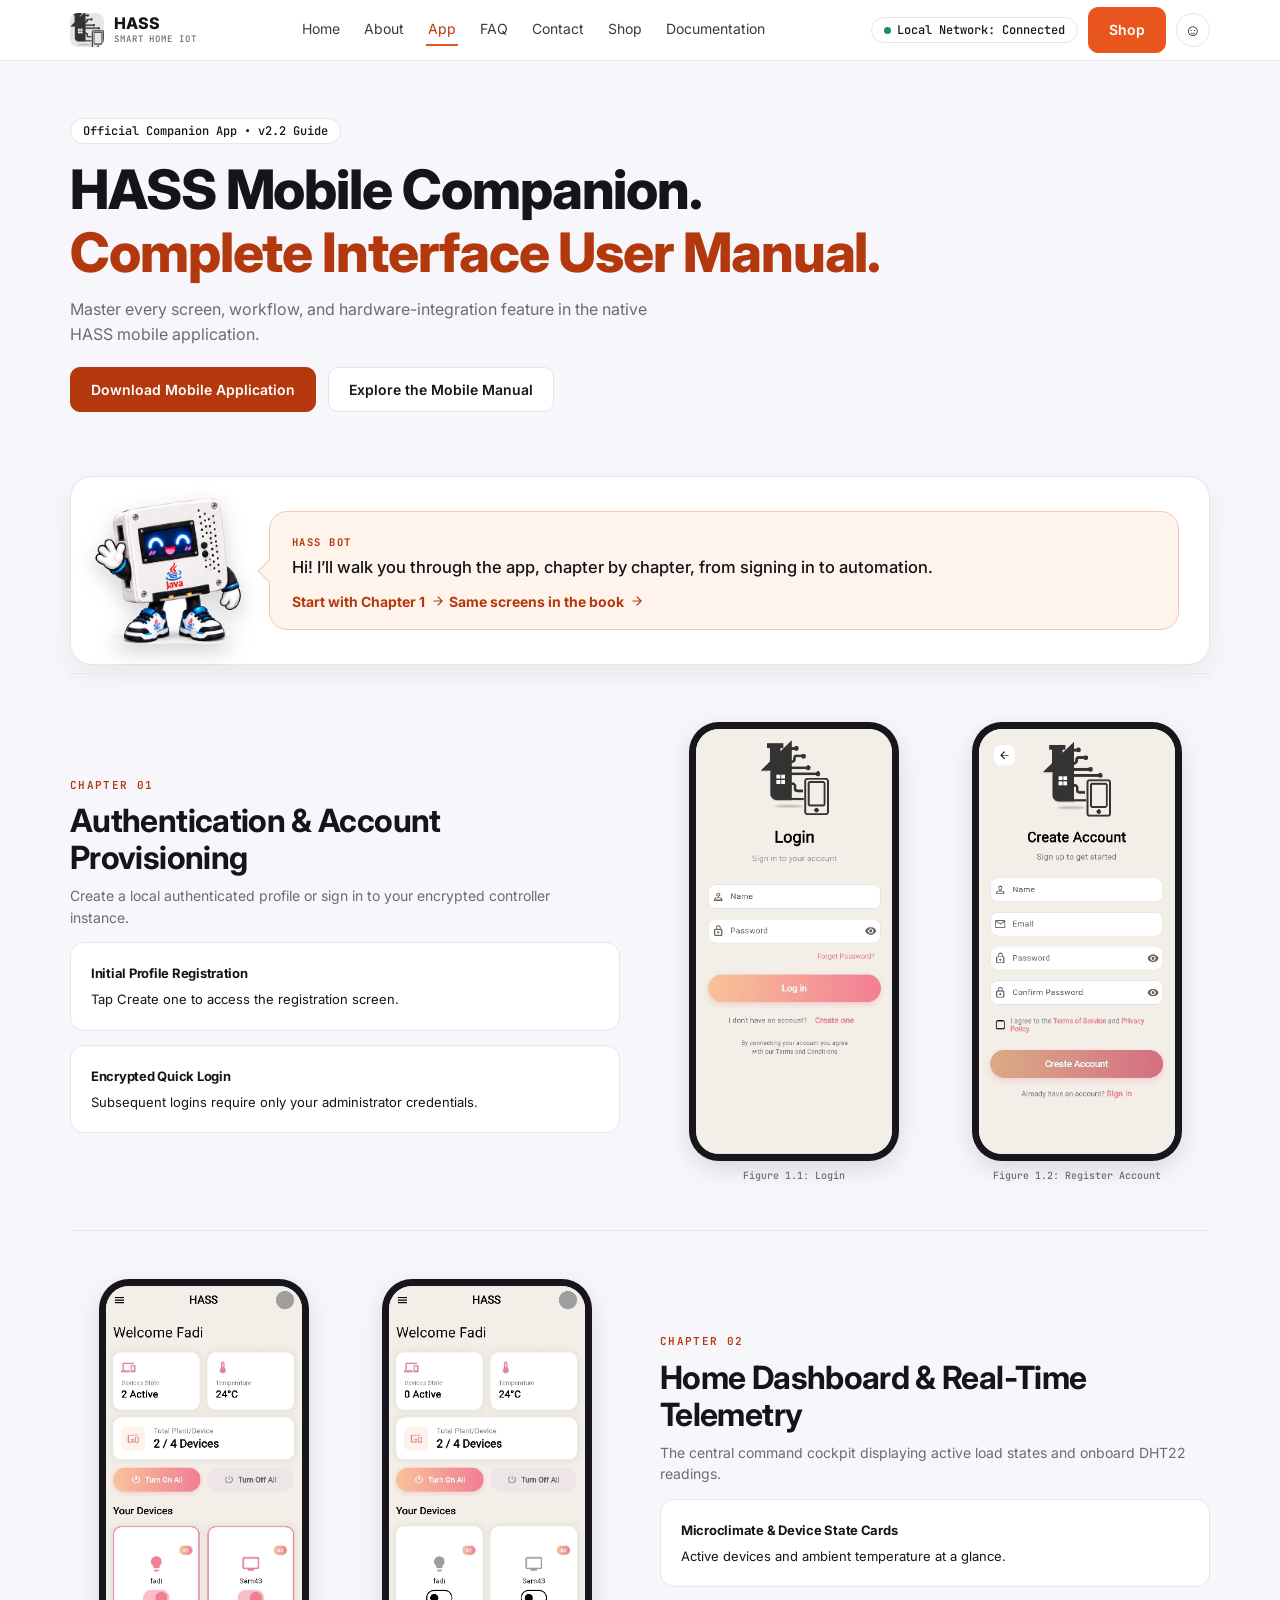
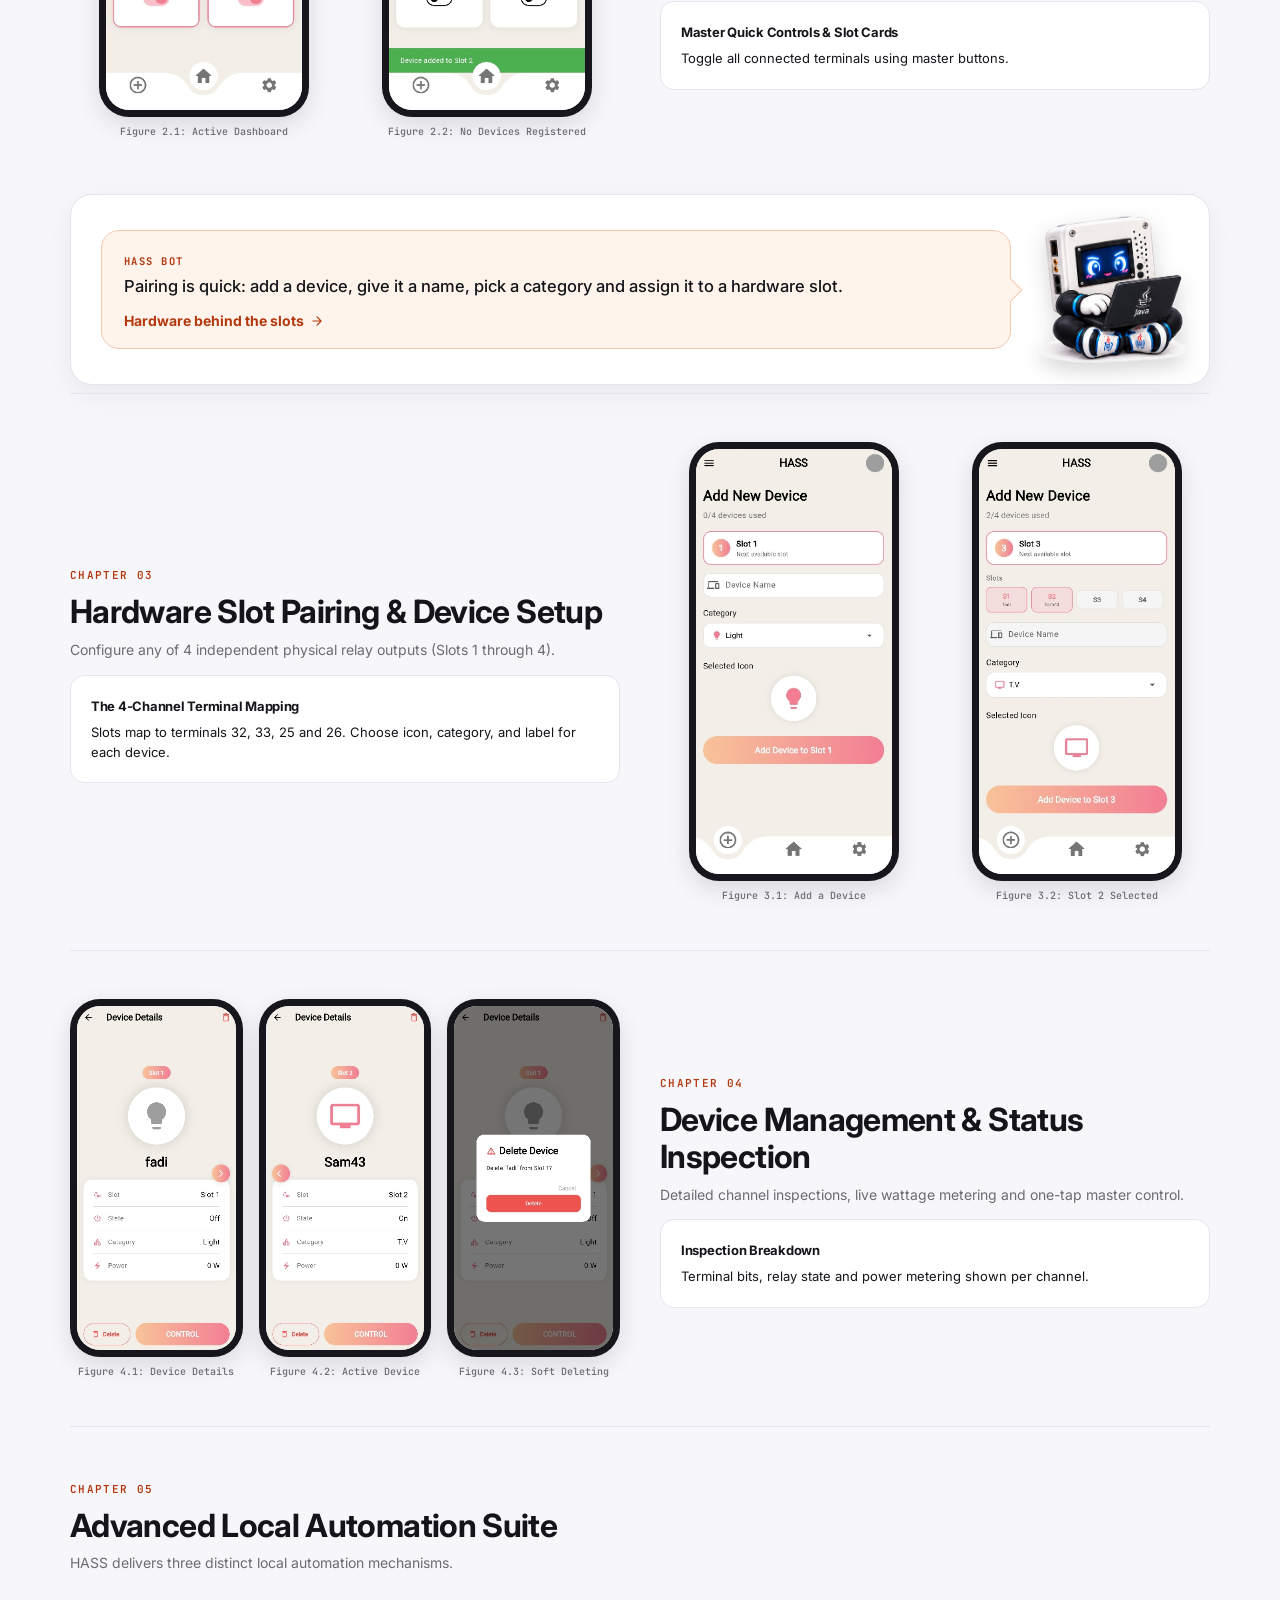
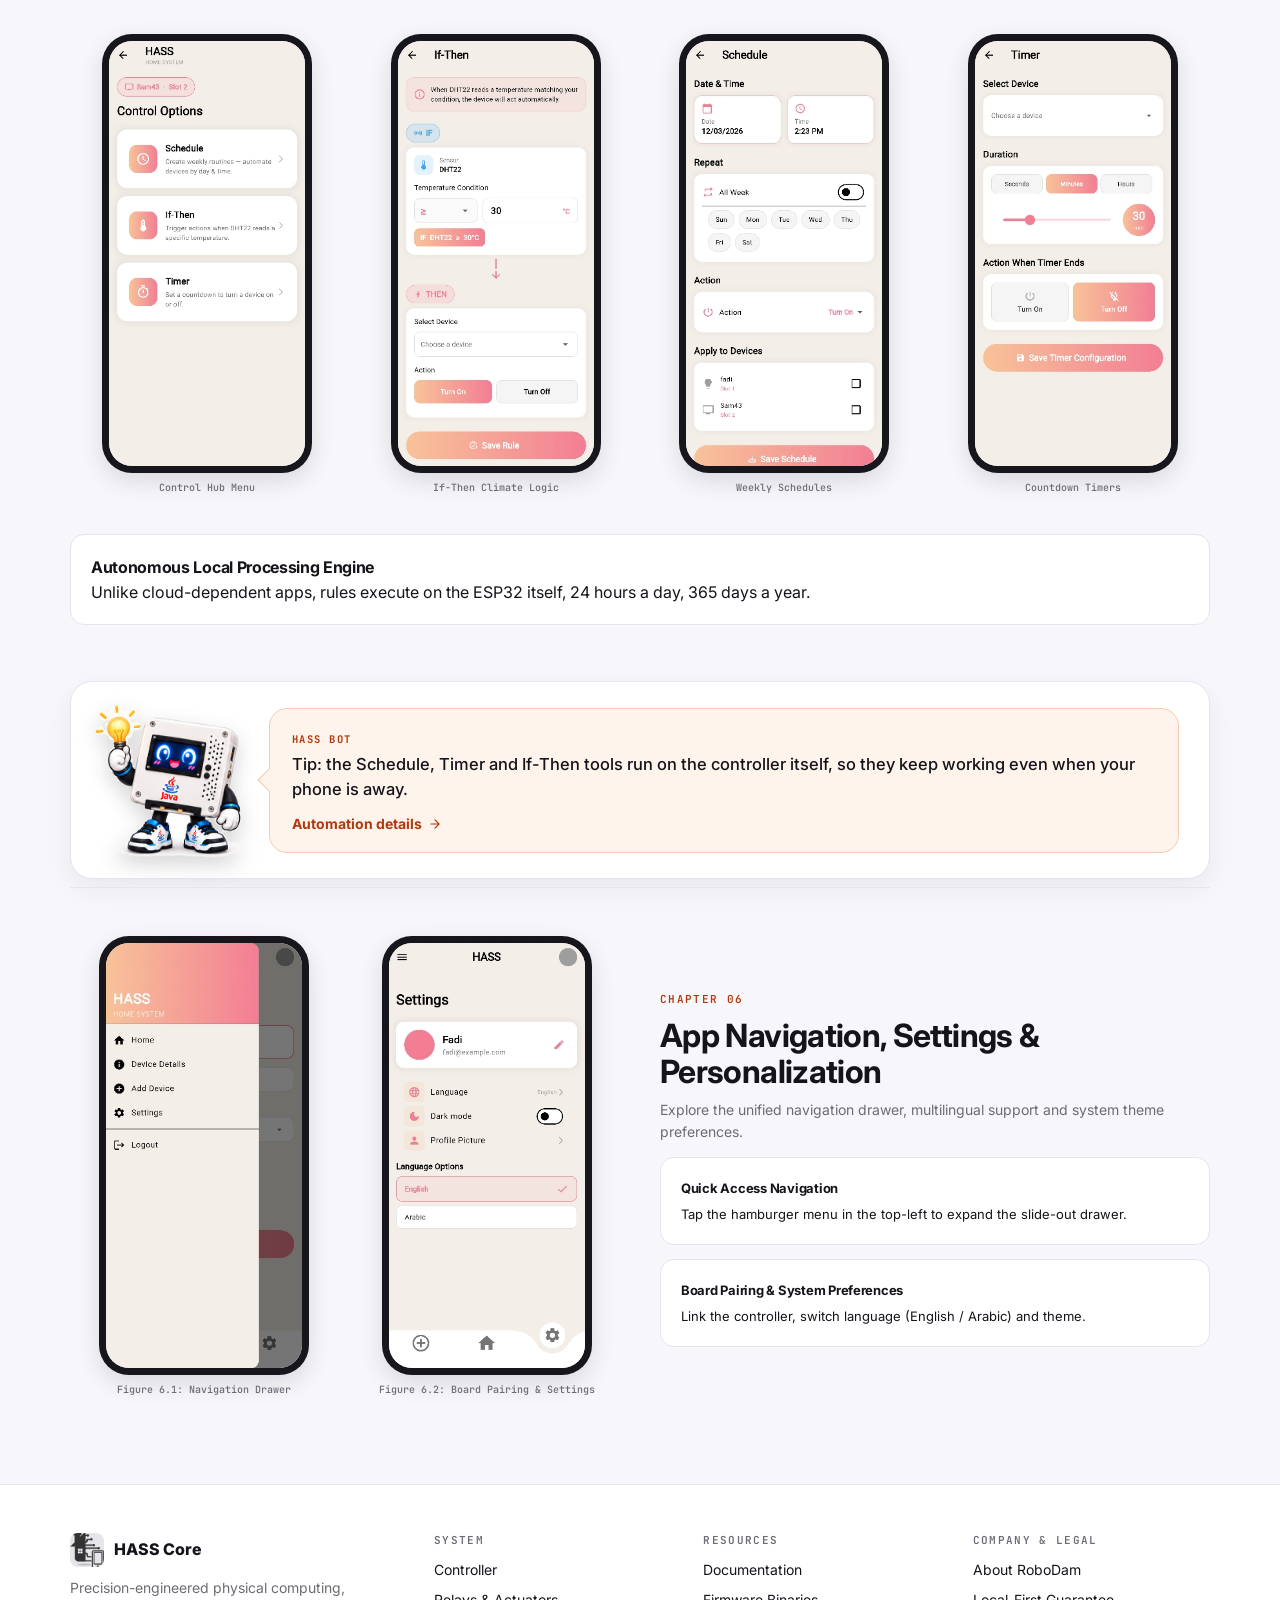
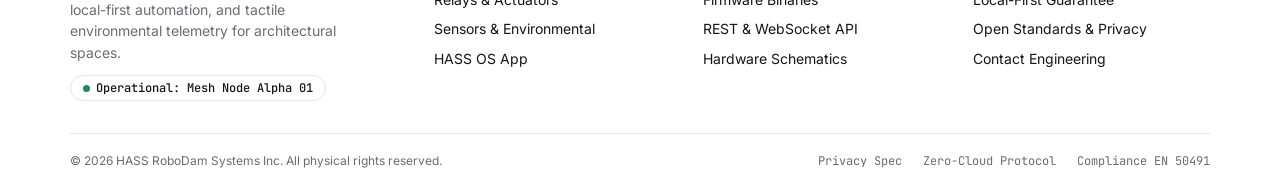
<file: app/app.html>
<!DOCTYPE html>
<html lang="en">
<head>
<meta charset="utf-8">
<meta name="viewport" content="width=device-width, initial-scale=1">
<title>App Manual | HASS Smart Home IoT</title>
<link rel="preconnect" href="https://fonts.googleapis.com">
<link rel="preconnect" href="https://fonts.gstatic.com" crossorigin>
<link href="https://fonts.googleapis.com/css2?family=Inter:wght@400;500;600;700;800&family=JetBrains+Mono:wght@400;500;600;700&display=swap" rel="stylesheet">
<link rel="stylesheet" href="../common/common.css">
<link rel="stylesheet" href="app.css">
</head>
<body>
<header class="site-header"><div class="container">
  <a class="brand" href="../index.html">
    <div class="img-slot logo-image" data-label="LOGO">
      <img src="../common/img/HASS-project-LOGO.png" alt="HASS-project-LOGO">
    </div>
    <span>HASS<small>SMART HOME IOT</small></span>
  </a>
  <nav class="main-nav" id="nav"><a href="../index.html">Home</a><a href="../about/about.html">About</a><a href="../app/app.html" class="active">App</a><a href="../faq/faq.html">FAQ</a><a href="../contact/contact.html">Contact</a><a href="../shop/shop.html">Shop</a><a href="../documentation/documentation.html">Documentation</a></nav>
  <div class="header-actions">
    <span class="pill ok">Local Network: Connected</span>
    <a class="btn accent btn-sm" href="../shop/shop.html">Shop</a>
    <a class="avatar-btn" href="../contact/contact.html" aria-label="Account">&#9786;</a>
  </div>
  <button class="nav-toggle" type="button" aria-label="Menu" aria-controls="nav" aria-expanded="false">&#9776;</button>
</div></header>
<main>

<section><div class="container">
  <span class="pill">Official Companion App &bull; v2.2 Guide</span>
  <h1 class="inline-1">HASS Mobile Companion.<br><span class="inline-2">Complete Interface User Manual.</span></h1>
  <p class="lead">Master every screen, workflow, and hardware-integration feature in the native HASS mobile application.</p>
  <div class="inline-3"><a class="btn dark-red" href="#">Download Mobile Application</a><a class="btn ghost" href="#ch1">Explore the Mobile Manual</a></div>
</div></section>
<div class="container mascot-row mascot-row--tight">
    <aside class="mascot-guide" aria-label="Tip from HASS Bot">
      <img class="mascot-guide__img" src="../common/img/mascot/hass-bot-wave.png" alt="HASS Bot waving" width="150" height="150">
      <div class="mascot-guide__bubble">
        <span class="mascot-guide__tag">HASS BOT</span>
        <p>Hi! I&rsquo;ll walk you through the app, chapter by chapter, from signing in to automation.</p>
        <a class="mascot-guide__link" href="#ch1">Start with Chapter 1 <svg class="ic"><use href="#i-arrow-right"/></svg></a>
        <a class="mascot-guide__link" href="../documentation/documentation.html#mobile-application">Same screens in the book <svg class="ic"><use href="#i-arrow-right"/></svg></a>
      </div>
    </aside>
</div>
<div class="container" id="ch1">
<div class="chapter">
  <div class="chapter__text"><span class="eyebrow">Chapter 01</span><h2 class="inline-4">Authentication &amp; Account Provisioning</h2><p class="lead inline-5">Create a local authenticated profile or sign in to your encrypted controller instance.</p><div class="card"><h4>Initial Profile Registration</h4>Tap Create one to access the registration screen.</div><div class="card"><h4>Encrypted Quick Login</h4>Subsequent logins require only your administrator credentials.</div></div>
  <div class="chapter__shots"><figure class="shot"><div class="phone-frame">
  <div class="img-slot app-screenshot  " data-label="App screenshot: login">
  <img src="img/Login.png" alt="Login">
</div>
</div><figcaption>Figure 1.1: Login</figcaption></figure><figure class="shot"><div class="phone-frame">
  <div class="img-slot app-screenshot  " data-label="App screenshot: register">
  <img src="img/Register account.png" alt="Register account">
</div>
</div><figcaption>Figure 1.2: Register Account</figcaption></figure></div>
</div>
<div class="chapter">
  <div class="chapter__text"><span class="eyebrow">Chapter 02</span><h2 class="inline-4">Home Dashboard &amp; Real-Time Telemetry</h2><p class="lead inline-5">The central command cockpit displaying active load states and onboard DHT22 readings.</p><div class="card"><h4>Microclimate &amp; Device State Cards</h4>Active devices and ambient temperature at a glance.</div><div class="card"><h4>Master Quick Controls &amp; Slot Cards</h4>Toggle all connected terminals using master buttons.</div></div>
  <div class="chapter__shots"><figure class="shot"><div class="phone-frame">
  <div class="img-slot app-screenshot  " data-label="App screenshot: dashboard active">
  <img src="img/Active Dashboard.png" alt="Active Dashboard">
</div>
</div><figcaption>Figure 2.1: Active Dashboard</figcaption></figure><figure class="shot"><div class="phone-frame">
  <div class="img-slot app-screenshot  " data-label="App screenshot: dashboard no devices">
  <img src="img/Slot Allocatin Banner.png" alt="Slot Allocatin Banner">
</div>
</div><figcaption>Figure 2.2: No Devices Registered</figcaption></figure></div>
</div>
<aside class="mascot-guide mascot-guide--flip" aria-label="Tip from HASS Bot">
      <img class="mascot-guide__img" src="../common/img/mascot/hass-bot-laptop.png" alt="HASS Bot with a laptop" width="150" height="150">
      <div class="mascot-guide__bubble">
        <span class="mascot-guide__tag">HASS BOT</span>
        <p>Pairing is quick: add a device, give it a name, pick a category and assign it to a hardware slot.</p>
        <a class="mascot-guide__link" href="../documentation/documentation.html#hardware-components">Hardware behind the slots <svg class="ic"><use href="#i-arrow-right"/></svg></a>
      </div>
    </aside>
<div class="chapter">
  <div class="chapter__text"><span class="eyebrow">Chapter 03</span><h2 class="inline-4">Hardware Slot Pairing &amp; Device Setup</h2><p class="lead inline-5">Configure any of 4 independent physical relay outputs (Slots 1 through 4).</p><div class="card"><h4>The 4-Channel Terminal Mapping</h4>Slots map to terminals 32, 33, 25 and 26. Choose icon, category, and label for each device.</div></div>
  <div class="chapter__shots"><figure class="shot"><div class="phone-frame">
  <div class="img-slot app-screenshot  " data-label="App screenshot: add device">
  <img src="img/Slot 1(Light setup).png" alt="Slot 1(Light setup)">
</div>
</div><figcaption>Figure 3.1: Add a Device</figcaption></figure><figure class="shot"><div class="phone-frame">
  <div class="img-slot app-screenshot  " data-label="App screenshot: slot selection">
  <img src="img/Slot 3 Selection Grid.png" alt="Slot 3 Selection Grid">
</div>
</div><figcaption>Figure 3.2: Slot 2 Selected</figcaption></figure></div>
</div>
<div class="chapter">
  <div class="chapter__text"><span class="eyebrow">Chapter 04</span><h2 class="inline-4">Device Management &amp; Status Inspection</h2><p class="lead inline-5">Detailed channel inspections, live wattage metering and one-tap master control.</p><div class="card"><h4>Inspection Breakdown</h4>Terminal bits, relay state and power metering shown per channel.</div></div>
  <div class="chapter__shots"><figure class="shot"><div class="phone-frame">
  <div class="img-slot app-screenshot  " data-label="App screenshot: device details">
  <img src="img/Slot 1 Details.png" alt="Slot 1 Details">
</div>
</div><figcaption>Figure 4.1: Device Details</figcaption></figure><figure class="shot"><div class="phone-frame">
  <div class="img-slot app-screenshot  " data-label="App screenshot: active device">
  <img src="img/Active 'on' state.png" alt="Active 'on' state">
</div>
</div><figcaption>Figure 4.2: Active Device</figcaption></figure><figure class="shot"><div class="phone-frame">
  <div class="img-slot app-screenshot  " data-label="App screenshot: delete device">
  <img src="img/Safe Unpaiting.png" alt="Safe Unpaiting">
</div>
</div><figcaption>Figure 4.3: Soft Deleting</figcaption></figure></div>
</div>
<div class="chapter inline-6">
  <div><span class="eyebrow">Chapter 05</span><h2 class="inline-4">Advanced Local Automation Suite</h2><p class="lead inline-7">HASS delivers three distinct local automation mechanisms.</p></div>
  <div class="shot-row-4">
    <figure class="shot"><div class="phone-frame">
  <div class="img-slot app-screenshot  " data-label="App screenshot: control hub menu">
  <img src="img/Control Hub Menu.png" alt="Control Hub Menu">
</div>
</div><figcaption>Control Hub Menu</figcaption></figure>
    <figure class="shot"><div class="phone-frame">
  <div class="img-slot app-screenshot  " data-label="App screenshot: If-Then climate logic">
  <img src="img/IF - then Climate Logic.png" alt="IF - then Climate Logic">
</div>
</div><figcaption>If-Then Climate Logic</figcaption></figure>
    <figure class="shot"><div class="phone-frame">
  <div class="img-slot app-screenshot  " data-label="App screenshot: weekly schedules">
  <img src="img/Weekly Schedules.png" alt="Weekly Schedules">
</div>
</div><figcaption>Weekly Schedules</figcaption></figure>
    <figure class="shot"><div class="phone-frame">
  <div class="img-slot app-screenshot  " data-label="App screenshot: countdown timers">
  <img src="img/Countdown Timers.png" alt="Countdown Timers">
</div>
</div><figcaption>Countdown Timers</figcaption></figure>
  </div>
  <div class="card"><h4>Autonomous Local Processing Engine</h4>Unlike cloud-dependent apps, rules execute on the ESP32 itself, 24 hours a day, 365 days a year.</div>
</div>
<aside class="mascot-guide" aria-label="Tip from HASS Bot">
      <img class="mascot-guide__img" src="../common/img/mascot/hass-bot-idea.png" alt="HASS Bot with an idea" width="150" height="150">
      <div class="mascot-guide__bubble">
        <span class="mascot-guide__tag">HASS BOT</span>
        <p>Tip: the Schedule, Timer and If-Then tools run on the controller itself, so they keep working even when your phone is away.</p>
        <a class="mascot-guide__link" href="../documentation/documentation.html#automation-functions">Automation details <svg class="ic"><use href="#i-arrow-right"/></svg></a>
      </div>
    </aside>
<div class="chapter">
  <div class="chapter__text"><span class="eyebrow">Chapter 06</span><h2 class="inline-4">App Navigation, Settings &amp; Personalization</h2><p class="lead inline-5">Explore the unified navigation drawer, multilingual support and system theme preferences.</p><div class="card"><h4>Quick Access Navigation</h4>Tap the hamburger menu in the top-left to expand the slide-out drawer.</div><div class="card"><h4>Board Pairing &amp; System Preferences</h4>Link the controller, switch language (English / Arabic) and theme.</div></div>
  <div class="chapter__shots"><figure class="shot"><div class="phone-frame">
  <div class="img-slot app-screenshot  " data-label="App screenshot: navigation drawer">
  <img src="img/Side Navigation Drawer.png" alt="Side Navigation Drawer">
</div>
</div><figcaption>Figure 6.1: Navigation Drawer</figcaption></figure><figure class="shot"><div class="phone-frame">
  <div class="img-slot app-screenshot  " data-label="App screenshot: board pairing settings">
  <img src="img/Board Pairing & Settings.png" alt="Board Pairing & Settings">
</div>
</div><figcaption>Figure 6.2: Board Pairing &amp; Settings</figcaption></figure></div>
</div>
</div>

</main>
<footer class="site-footer"><div class="container">
  <div class="footer-grid">
    <div>
      <a class="brand" href="../index.html">
        <div class="img-slot logo-image" data-label="LOGO">
          <img src="../common/img/HASS-project-LOGO.png" alt="HASS-project-LOGO">
        </div>
        <span>HASS Core</span>
      </a>
      <p>Precision-engineered physical computing, local-first automation, and tactile environmental telemetry for architectural spaces.</p>
      <span class="pill ok">Operational: Mesh Node Alpha 01</span>
    </div>
    <div><h4>System</h4><ul><li><a href="../shop/shop.html#product">Controller</a></li><li><a href="../shop/shop.html#inside-box">Relays &amp; Actuators</a></li><li><a href="../shop/shop.html#inside-box">Sensors &amp; Environmental</a></li><li><a href="../app/app.html">HASS OS App</a></li></ul></div>
    <div><h4>Resources</h4><ul><li><a href="../documentation/documentation.html">Documentation</a></li><li><a href="../documentation/documentation.html#chapter-6-software-design-and-implementation">Firmware Binaries</a></li><li><a href="../documentation/documentation.html#cloud-database-and-data-model">REST &amp; WebSocket API</a></li><li><a href="../documentation/documentation.html#pin-assignment-and-wiring">Hardware Schematics</a></li></ul></div>
    <div><h4>Company &amp; Legal</h4><ul><li><a href="../about/about.html#recognition">About RoboDam</a></li><li><a href="../about/about.html#privacy">Local-First Guarantee</a></li><li><a href="../documentation/documentation.html#chapter-7-security-and-authentication">Open Standards &amp; Privacy</a></li><li><a href="../contact/contact.html">Contact Engineering</a></li></ul></div>
  </div>
  <div class="footer-bottom"><span>&copy; 2026 HASS RoboDam Systems Inc. All physical rights reserved.</span><span class="mono"><a href="../about/about.html#privacy">Privacy Spec</a> &nbsp; <a href="../about/about.html#privacy">Zero-Cloud Protocol</a> &nbsp; <a href="../documentation/documentation.html">Compliance EN 50491</a></span></div>
</div></footer>
<script src="../common/common.js"></script>
<script src="app.js"></script>
</body>
</html>
</file>
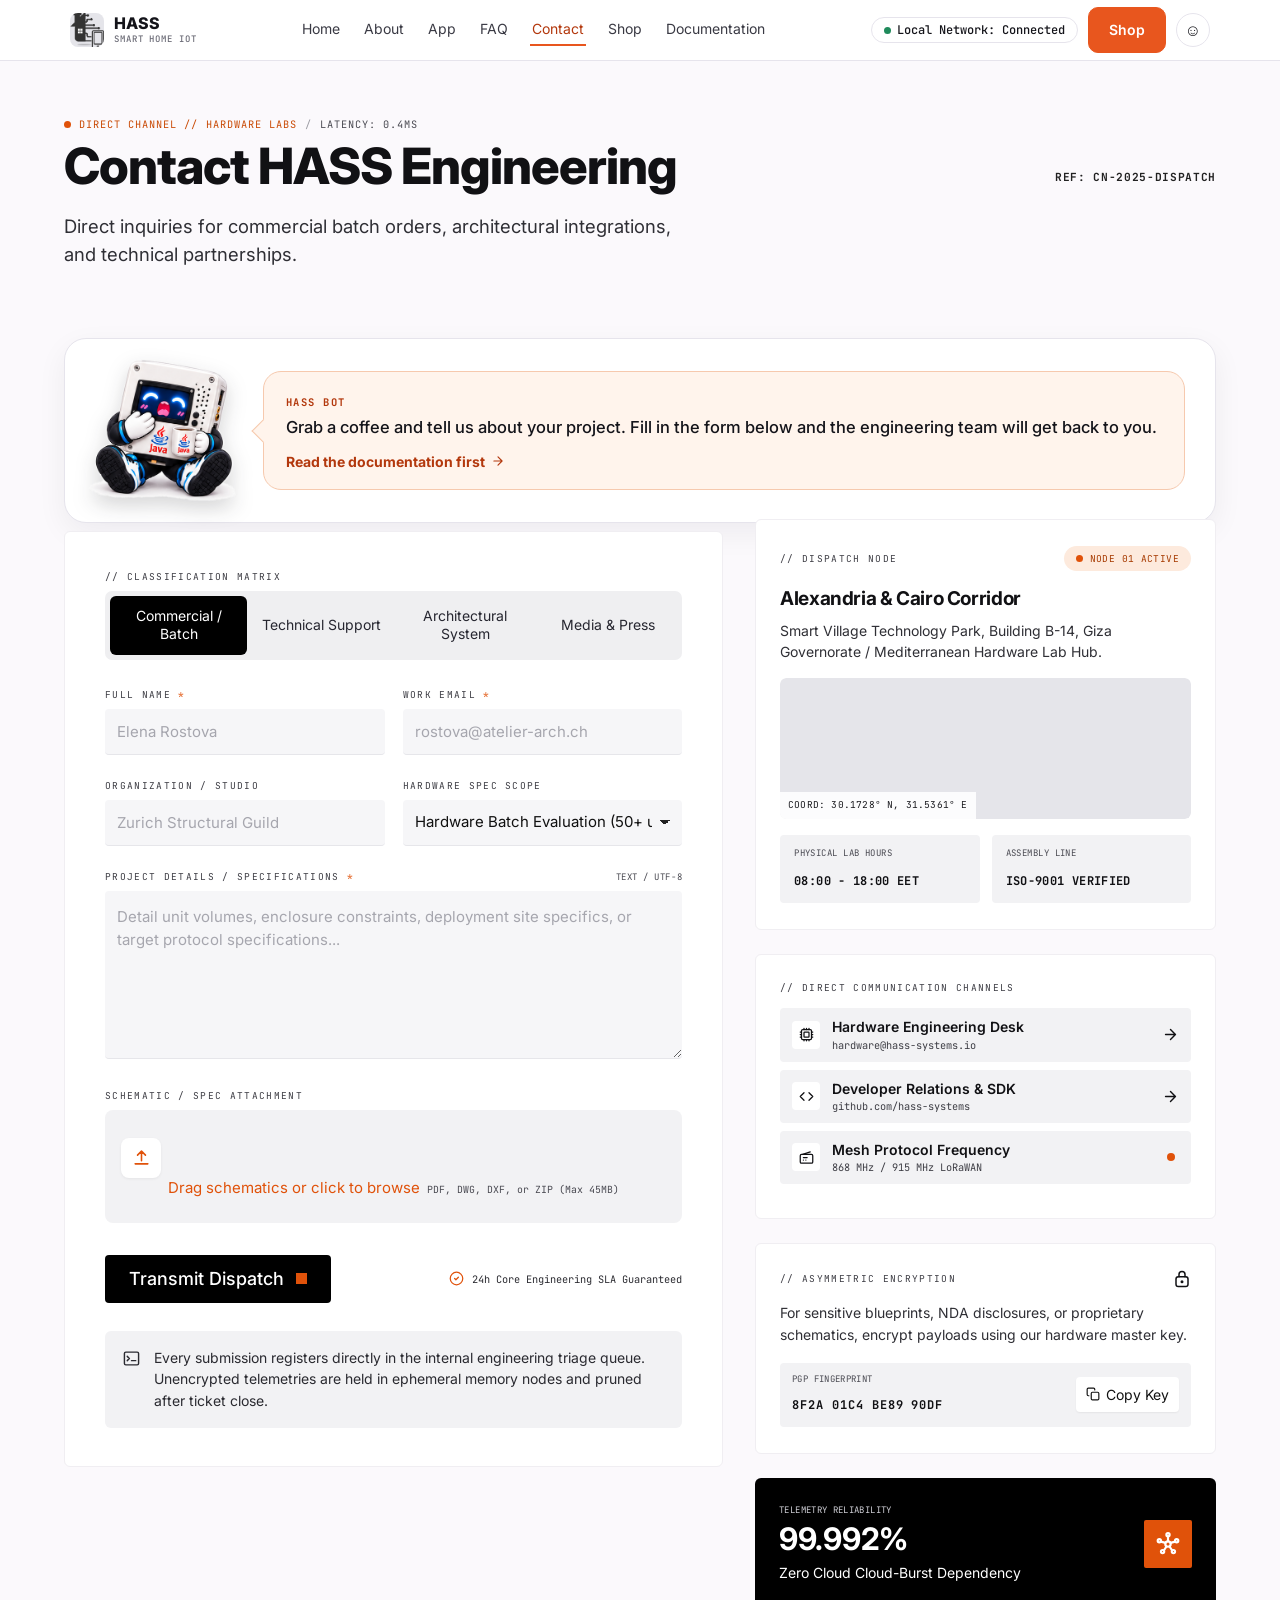
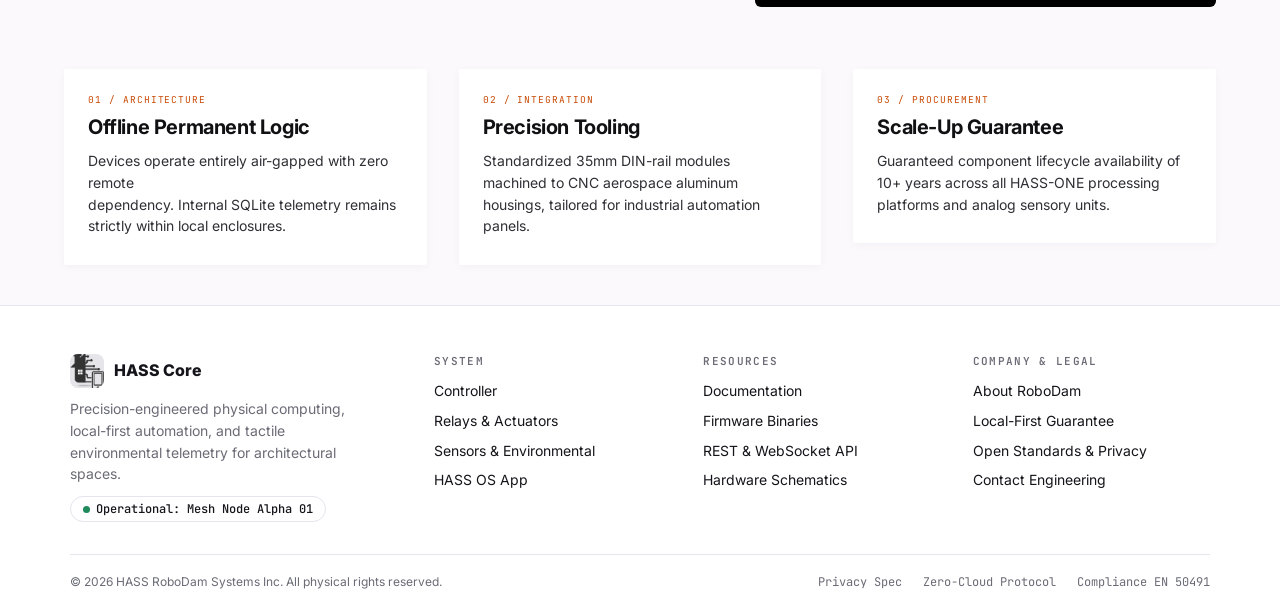
<file: contact/contact.html>
<!DOCTYPE html>
<html lang="en">
<head>
<meta charset="utf-8">
<meta name="viewport" content="width=device-width, initial-scale=1">
<title>Contact | HASS Engineering</title>
<link rel="preconnect" href="https://fonts.googleapis.com">
<link rel="preconnect" href="https://fonts.gstatic.com" crossorigin>
<link href="https://fonts.googleapis.com/css2?family=Inter:wght@400;500;600;700;800&family=JetBrains+Mono:wght@400;500;600;700&display=swap" rel="stylesheet">
<link rel="stylesheet" href="../common/common.css">
<link rel="stylesheet" href="contact.css">
</head>
<body>

<header class="site-header"><div class="container">
  <a class="brand" href="../index.html">
    <div class="img-slot logo-image" data-label="LOGO">
      <img src="../common/img/HASS-project-LOGO.png" alt="HASS-project-LOGO">
    </div>
    <span>HASS<small>SMART HOME IOT</small></span>
  </a>
  <nav class="main-nav" id="nav"><a href="../index.html">Home</a><a href="../about/about.html">About</a><a href="../app/app.html">App</a><a href="../faq/faq.html">FAQ</a><a href="../contact/contact.html" class="active">Contact</a><a href="../shop/shop.html">Shop</a><a href="../documentation/documentation.html">Documentation</a></nav>
  <div class="header-actions">
    <span class="pill ok">Local Network: Connected</span>
    <a class="btn accent btn-sm" href="../shop/shop.html">Shop</a>
    <a class="avatar-btn" href="../contact/contact.html" aria-label="Account">&#9786;</a>
  </div>
  <button class="nav-toggle" type="button" aria-label="Menu" aria-controls="nav" aria-expanded="false">&#9776;</button>
</div></header>

<main>
  <!-- ============ HERO ============ -->
  <section class="hero container">
    <div class="hero-text">
      <p class="kicker"><i class="dot"></i>DIRECT CHANNEL // HARDWARE LABS <em>/</em> <span>LATENCY: 0.4MS</span></p>
      <h1>Contact HASS Engineering</h1>
      <p class="hero-sub">Direct inquiries for commercial batch orders, architectural integrations, and technical partnerships.</p>
    </div>
    <span class="ref">REF: CN-2025-DISPATCH</span>
  </section>

  <div class="container mascot-row mascot-row--tight">
    <aside class="mascot-guide" aria-label="Tip from HASS Bot">
      <img class="mascot-guide__img" src="../common/img/mascot/hass-bot-coffee.png" alt="HASS Bot with a coffee mug" width="150" height="150">
      <div class="mascot-guide__bubble">
        <span class="mascot-guide__tag">HASS BOT</span>
        <p>Grab a coffee and tell us about your project. Fill in the form below and the engineering team will get back to you.</p>
        <a class="mascot-guide__link" href="../documentation/documentation.html">Read the documentation first <svg class="ic"><use href="#i-arrow-right"/></svg></a>
      </div>
    </aside>
  </div>

  <!-- ============ FORM + SIDEBAR ============ -->
  <section class="contact-grid container">
    <form class="form-card" id="contact-form" novalidate>
      <p class="label-top">// CLASSIFICATION MATRIX</p>
      <div class="tabs" role="tablist" id="topic-tabs">
        <button type="button" role="tab" class="tab active" data-topic="Commercial / Batch" aria-selected="true">Commercial / Batch</button>
        <button type="button" role="tab" class="tab" data-topic="Technical Support" aria-selected="false">Technical Support</button>
        <button type="button" role="tab" class="tab" data-topic="Architectural System" aria-selected="false">Architectural System</button>
        <button type="button" role="tab" class="tab" data-topic="Media &amp; Press" aria-selected="false">Media &amp; Press</button>
      </div>

      <div class="row two">
        <div class="field"><label for="f-name">FULL NAME <b>*</b></label><input id="f-name" type="text" placeholder="Elena Rostova" required></div>
        <div class="field"><label for="f-email">WORK EMAIL <b>*</b></label><input id="f-email" type="email" placeholder="rostova@atelier-arch.ch" required></div>
      </div>
      <div class="row two">
        <div class="field"><label for="f-org">ORGANIZATION / STUDIO</label><input id="f-org" type="text" placeholder="Zurich Structural Guild"></div>
        <div class="field"><label for="f-scope">HARDWARE SPEC SCOPE</label>
          <select id="f-scope">
            <option>Hardware Batch Evaluation (50+ units)</option>
            <option>Single Unit Evaluation</option>
            <option>Custom Enclosure / Branding</option>
            <option>Firmware &amp; API Integration</option>
          </select></div>
      </div>
      <div class="field">
        <div class="label-row"><label for="f-details">PROJECT DETAILS / SPECIFICATIONS <b>*</b></label><span class="enc">TEXT / UTF-8</span></div>
        <textarea id="f-details" placeholder="Detail unit volumes, enclosure constraints, deployment site specifics, or target protocol specifications..." required></textarea>
      </div>
      <div class="field">
        <label>SCHEMATIC / SPEC ATTACHMENT</label>
        <label class="dropzone" for="f-file" id="dropzone">
          <span class="drop-icon"><svg class="ic"><use href="#i-upload"/></svg></span>
          <b id="drop-title">Drag schematics or click to browse</b>
          <small>PDF, DWG, DXF, or ZIP (Max 45MB)</small>
          <input id="f-file" type="file" accept=".pdf,.dwg,.dxf,.zip" hidden>
        </label>
      </div>
      <div class="submit-row">
        <button class="transmit" type="submit">Transmit Dispatch <i class="sq"></i></button>
        <span class="sla"><svg class="ic"><use href="#i-check-circle"/></svg>24h Core Engineering SLA Guaranteed</span>
      </div>
      <p class="sent" id="sent" hidden></p>
      <div class="queue-note">
        <svg class="ic"><use href="#i-terminal"/></svg>
        <p>Every submission registers directly in the internal engineering triage queue. Unencrypted telemetries are held in ephemeral memory nodes and pruned after ticket close.</p>
      </div>
    </form>

    <aside class="side">
      <article class="node-card">
        <div class="node-top"><span class="label-top">// DISPATCH NODE</span><span class="node-chip"><i class="dot"></i>NODE 01 ACTIVE</span></div>
        <h3>Alexandria &amp; Cairo Corridor</h3>
        <p class="addr">Smart Village Technology Park, Building B-14, Giza Governorate / Mediterranean Hardware Lab Hub.</p>
        <div class="map-wrap">
          <div class="img-slot contact-map-image" data-label="Location map">
            <iframe class="contact-map-frame" title="Future Academy Hists location map" src="https://www.google.com/maps?q=Future+Academy+Hists&amp;ll=30.172803,31.536138&amp;z=15&amp;output=embed" loading="lazy" referrerpolicy="no-referrer-when-downgrade" tabindex="-1"></iframe>
            <a class="map-open" href="https://www.google.com/maps/search/?api=1&amp;query=Future+Academy+Hists+Obour" target="_blank" rel="noopener" aria-label="Open Future Academy Hists in Google Maps"></a>
          </div>
          <span class="coord">COORD: 30.1728&deg; N, 31.5361&deg; E</span>
        </div>
        <div class="two tiles">
          <div class="tile"><small>PHYSICAL LAB HOURS</small><b>08:00 - 18:00 EET</b></div>
          <div class="tile"><small>ASSEMBLY LINE</small><b>ISO-9001 VERIFIED</b></div>
        </div>
      </article>

      <article class="chan-card">
        <p class="label-top">// DIRECT COMMUNICATION CHANNELS</p>
        <a class="chan" href="mailto:hardware@hass-systems.io">
          <span class="chan-icon"><svg class="ic"><use href="#i-chip"/></svg></span>
          <span class="chan-text"><b>Hardware Engineering Desk</b><small>hardware@hass-systems.io</small></span>
          <svg class="ic arrow"><use href="#i-arrow-right"/></svg>
        </a>
        <a class="chan" href="https://github.com/hass-systems" target="_blank" rel="noopener">
          <span class="chan-icon"><svg class="ic"><use href="#i-code"/></svg></span>
          <span class="chan-text"><b>Developer Relations &amp; SDK</b><small>github.com/hass-systems</small></span>
          <svg class="ic arrow"><use href="#i-arrow-right"/></svg>
        </a>
        <a class="chan" href="../documentation/documentation.html#chapter-5-hardware-design">
          <span class="chan-icon"><svg class="ic"><use href="#i-radio-box"/></svg></span>
          <span class="chan-text"><b>Mesh Protocol Frequency</b><small>868 MHz / 915 MHz LoRaWAN</small></span>
          <i class="dot-o"></i>
        </a>
      </article>

      <article class="pgp-card">
        <div class="pgp-top"><span class="label-top">// ASYMMETRIC ENCRYPTION</span><svg class="ic"><use href="#i-lock-dot"/></svg></div>
        <p>For sensitive blueprints, NDA disclosures, or proprietary schematics, encrypt payloads using our hardware master key.</p>
        <div class="pgp-box">
          <div><small>PGP FINGERPRINT</small><b id="pgp-fp">8F2A 01C4 BE89 90DF</b></div>
          <button class="copy-key" type="button" id="copy-key"><svg class="ic"><use href="#i-copy"/></svg><span>Copy Key</span></button>
        </div>
      </article>

      <a class="reliability" href="../about/about.html#privacy">
        <div><small>TELEMETRY RELIABILITY</small><b>99.992%</b><span>Zero Cloud Cloud-Burst Dependency</span></div>
        <span class="rel-icon"><svg class="ic"><use href="#i-network"/></svg></span>
      </a>
    </aside>
  </section>

  <!-- ============ PILLARS ============ -->
  <section class="pillars container">
    <a class="pillar" href="../about/about.html#privacy"><small>01 / ARCHITECTURE</small><h3>Offline Permanent Logic</h3><p>Devices operate entirely air-gapped with zero remote<br>dependency. Internal SQLite telemetry remains strictly within local enclosures.</p></a>
    <a class="pillar" href="../shop/shop.html#specs"><small>02 / INTEGRATION</small><h3>Precision Tooling</h3><p>Standardized 35mm DIN-rail modules machined to CNC aerospace aluminum housings, tailored for industrial automation panels.</p></a>
    <a class="pillar" href="../shop/shop.html#fleet"><small>03 / PROCUREMENT</small><h3>Scale-Up Guarantee</h3><p>Guaranteed component lifecycle availability of 10+ years across all HASS-ONE processing platforms and analog sensory units.</p></a>
  </section>
</main>

<footer class="site-footer"><div class="container">
  <div class="footer-grid">
    <div>
      <a class="brand" href="../index.html">
        <div class="img-slot logo-image" data-label="LOGO">
          <img src="../common/img/HASS-project-LOGO.png" alt="HASS-project-LOGO">
        </div>
        <span>HASS Core</span>
      </a>
      <p>Precision-engineered physical computing, local-first automation, and tactile environmental telemetry for architectural spaces.</p>
      <span class="pill ok">Operational: Mesh Node Alpha 01</span>
    </div>
    <div><h4>System</h4><ul><li><a href="../shop/shop.html#product">Controller</a></li><li><a href="../shop/shop.html#inside-box">Relays &amp; Actuators</a></li><li><a href="../shop/shop.html#inside-box">Sensors &amp; Environmental</a></li><li><a href="../app/app.html">HASS OS App</a></li></ul></div>
    <div><h4>Resources</h4><ul><li><a href="../documentation/documentation.html">Documentation</a></li><li><a href="../documentation/documentation.html#chapter-6-software-design-and-implementation">Firmware Binaries</a></li><li><a href="../documentation/documentation.html#cloud-database-and-data-model">REST &amp; WebSocket API</a></li><li><a href="../documentation/documentation.html#pin-assignment-and-wiring">Hardware Schematics</a></li></ul></div>
    <div><h4>Company &amp; Legal</h4><ul><li><a href="../about/about.html#recognition">About RoboDam</a></li><li><a href="../about/about.html#privacy">Local-First Guarantee</a></li><li><a href="../documentation/documentation.html#chapter-7-security-and-authentication">Open Standards &amp; Privacy</a></li><li><a href="../contact/contact.html">Contact Engineering</a></li></ul></div>
  </div>
  <div class="footer-bottom"><span>&copy; 2026 HASS RoboDam Systems Inc. All physical rights reserved.</span><span class="mono"><a href="../about/about.html#privacy">Privacy Spec</a> &nbsp; <a href="../about/about.html#privacy">Zero-Cloud Protocol</a> &nbsp; <a href="../documentation/documentation.html">Compliance EN 50491</a></span></div>
</div></footer>

<script src="../common/common.js"></script>
<script src="contact.js"></script>
</body>
</html>
</file>
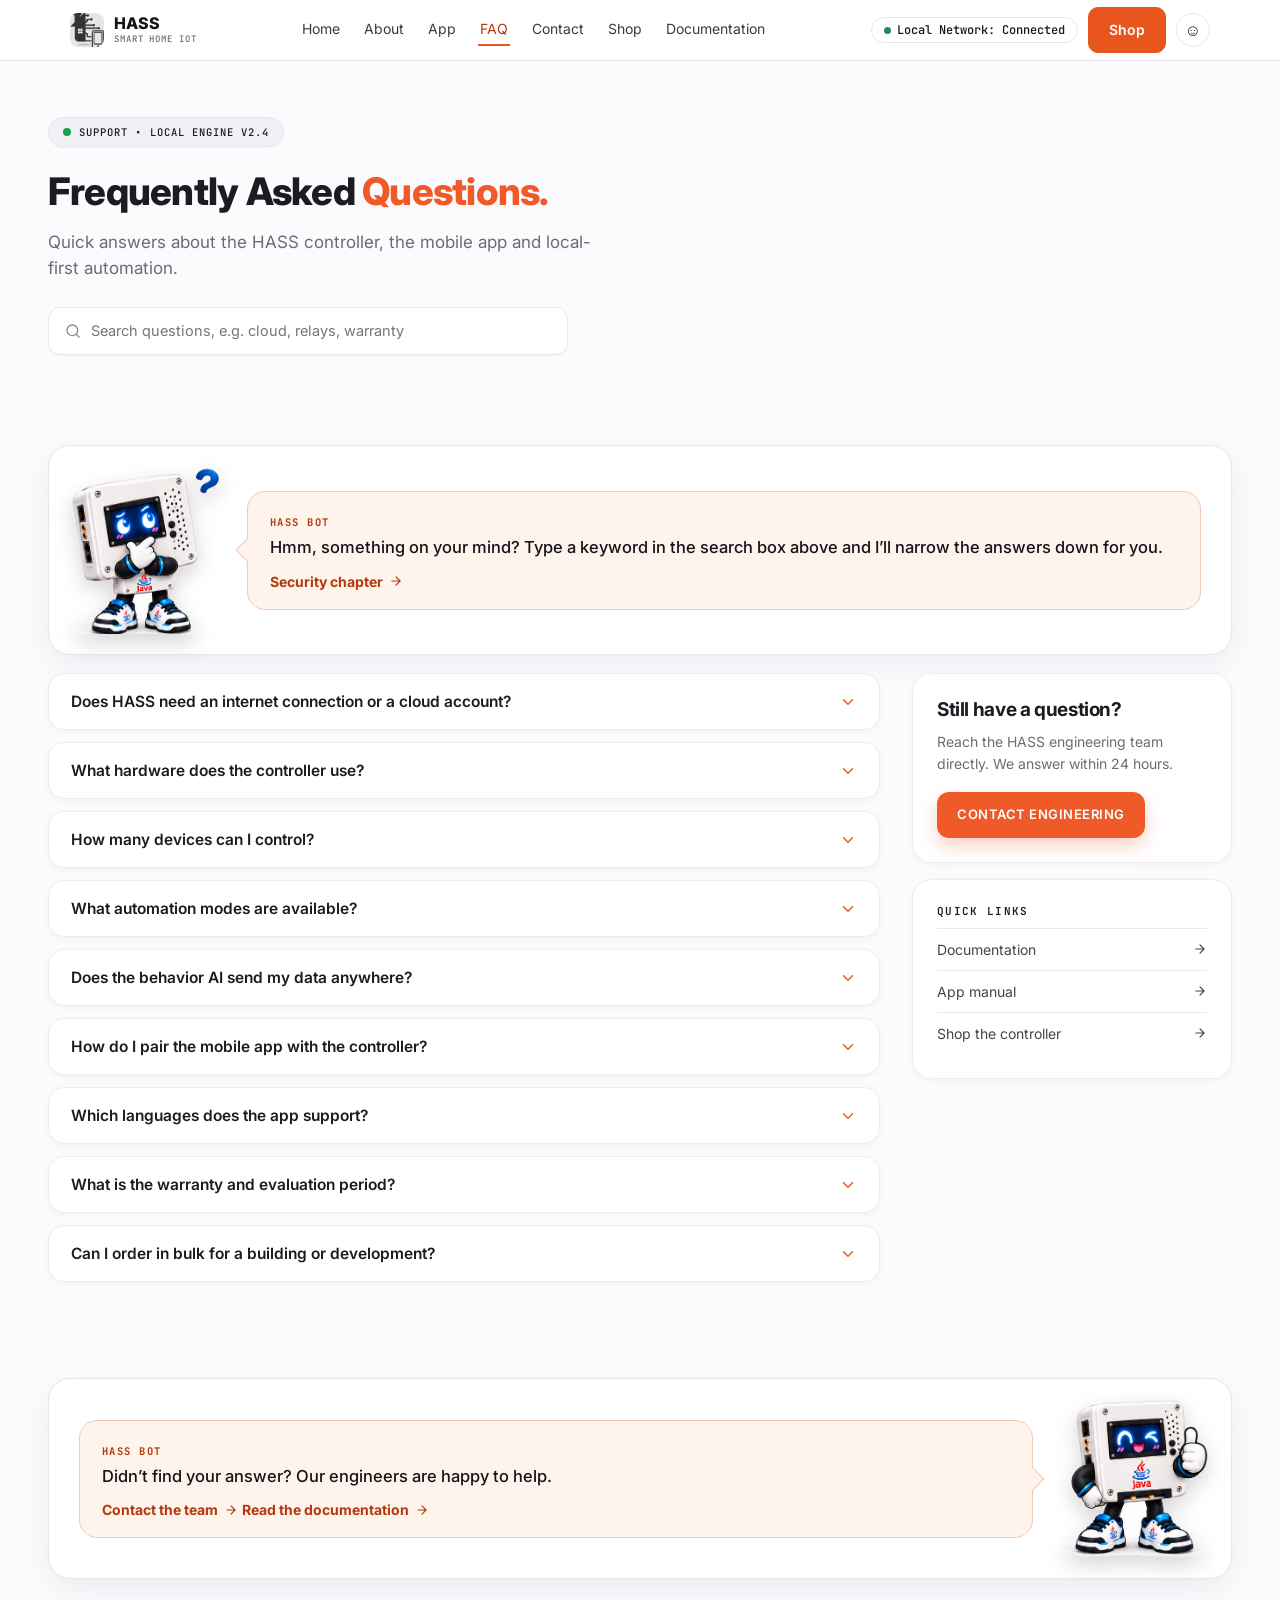
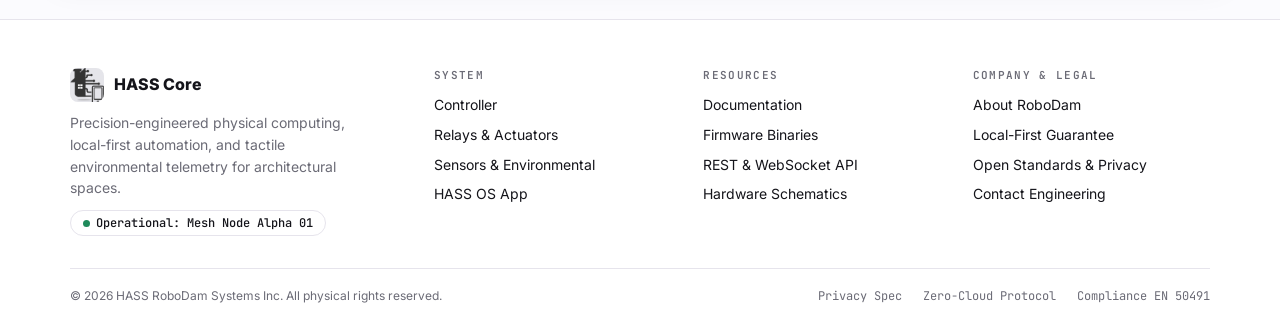
<file: faq/faq.html>
<!DOCTYPE html>
<html lang="en">
<head>
<meta charset="utf-8">
<meta name="viewport" content="width=device-width, initial-scale=1">
<title>FAQ | HASS Smart Home IoT</title>
<link rel="preconnect" href="https://fonts.googleapis.com">
<link rel="preconnect" href="https://fonts.gstatic.com" crossorigin>
<link href="https://fonts.googleapis.com/css2?family=Inter:wght@400;500;600;700;800&family=JetBrains+Mono:wght@400;500;600;700&display=swap" rel="stylesheet">
<link rel="stylesheet" href="../common/common.css">
<link rel="stylesheet" href="faq.css">
</head>
<body>

<header class="site-header"><div class="container">
  <a class="brand" href="../index.html">
    <div class="img-slot logo-image" data-label="LOGO">
      <img src="../common/img/HASS-project-LOGO.png" alt="HASS-project-LOGO">
    </div>
    <span>HASS<small>SMART HOME IOT</small></span>
  </a>
  <nav class="main-nav" id="nav"><a href="../index.html">Home</a><a href="../about/about.html">About</a><a href="../app/app.html">App</a><a href="../faq/faq.html" class="active">FAQ</a><a href="../contact/contact.html">Contact</a><a href="../shop/shop.html">Shop</a><a href="../documentation/documentation.html">Documentation</a></nav>
  <div class="header-actions">
    <span class="pill ok">Local Network: Connected</span>
    <a class="btn accent btn-sm" href="../shop/shop.html">Shop</a>
    <a class="avatar-btn" href="../contact/contact.html" aria-label="Account">&#9786;</a>
  </div>
  <button class="nav-toggle" type="button" aria-label="Menu" aria-controls="nav" aria-expanded="false">&#9776;</button>
</div></header>

<main>
  <section class="faq-hero">
    <div class="container">
      <span class="status-pill"><i class="dot"></i>Support &bull; Local Engine v2.4</span>
      <h1>Frequently Asked <span>Questions.</span></h1>
      <p class="lead">Quick answers about the HASS controller, the mobile app and local-first automation.</p>
      <label class="faq-search" for="faq-search">
        <svg class="ic"><use href="#i-search"/></svg>
        <input id="faq-search" type="search" placeholder="Search questions, e.g. cloud, relays, warranty" autocomplete="off">
      </label>
    </div>
  </section>

  <div class="container mascot-row">
    <aside class="mascot-guide" aria-label="Tip from HASS Bot">
      <img class="mascot-guide__img" src="../common/img/mascot/hass-bot-think.png" alt="HASS Bot thinking" width="150" height="150">
      <div class="mascot-guide__bubble">
        <span class="mascot-guide__tag">HASS BOT</span>
        <p>Hmm, something on your mind? Type a keyword in the search box above and I&rsquo;ll narrow the answers down for you.</p>
        <a class="mascot-guide__link" href="../documentation/documentation.html#chapter-7-security-and-authentication">Security chapter <svg class="ic"><use href="#i-arrow-right"/></svg></a>
      </div>
    </aside>
  </div>

  <section class="faq-body">
    <div class="container faq-wrap">
      <div class="faq-list" id="faq-list">
        <div class="faq-item">
          <button class="faq-q" type="button" aria-expanded="false"><span>Does HASS need an internet connection or a cloud account?</span><svg class="ic"><use href="#i-chevron-down"/></svg></button>
          <div class="faq-a"><p>No. HASS is local-first: the controller, the mobile app and all automations run on your own network, with no cloud account and no outbound pings. <a href="../about/about.html#privacy">Read about the zero-cloud guarantee</a>.</p></div>
        </div>
        <div class="faq-item">
          <button class="faq-q" type="button" aria-expanded="false"><span>What hardware does the controller use?</span><svg class="ic"><use href="#i-chevron-down"/></svg></button>
          <div class="faq-a"><p>A dual-core ESP32 running a real-time OS, with four 16A solid-state zero-crossing relay channels and an onboard TFT display. Full details are in the <a href="../shop/shop.html#specs">specification matrix</a>.</p></div>
        </div>
        <div class="faq-item">
          <button class="faq-q" type="button" aria-expanded="false"><span>How many devices can I control?</span><svg class="ic"><use href="#i-chevron-down"/></svg></button>
          <div class="faq-a"><p>The base station has four independent relay slots, so up to four electrical channels can be switched, scheduled and metered separately.</p></div>
        </div>
        <div class="faq-item">
          <button class="faq-q" type="button" aria-expanded="false"><span>What automation modes are available?</span><svg class="ic"><use href="#i-chevron-down"/></svg></button>
          <div class="faq-a"><p>Four deterministic modes: Schedule (weekly routines), Automation (presence and state logic), On-Off (instant manual and master toggle) and If-Then conditions based on DHT22 temperature and humidity or current readings. See <a href="../about/about.html">About</a> for the control pillars.</p></div>
        </div>
        <div class="faq-item">
          <button class="faq-q" type="button" aria-expanded="false"><span>Does the behavior AI send my data anywhere?</span><svg class="ic"><use href="#i-chevron-down"/></svg></button>
          <div class="faq-a"><p>No. The pattern-recognition model runs on the controller itself and learns usage patterns locally. Automated actions can be confirmed by the owner.</p></div>
        </div>
        <div class="faq-item">
          <button class="faq-q" type="button" aria-expanded="false"><span>How do I pair the mobile app with the controller?</span><svg class="ic"><use href="#i-chevron-down"/></svg></button>
          <div class="faq-a"><p>Create a local account in the app, then open Board Pairing in the navigation drawer and link the controller on your Wi-Fi network. The <a href="../app/app.html">App manual</a> walks through each screen.</p></div>
        </div>
        <div class="faq-item">
          <button class="faq-q" type="button" aria-expanded="false"><span>Which languages does the app support?</span><svg class="ic"><use href="#i-chevron-down"/></svg></button>
          <div class="faq-a"><p>The app supports English and Arabic.</p></div>
        </div>
        <div class="faq-item">
          <button class="faq-q" type="button" aria-expanded="false"><span>What is the warranty and evaluation period?</span><svg class="ic"><use href="#i-chevron-down"/></svg></button>
          <div class="faq-a"><p>The controller ships with a 3-year hardware warranty and a 30-day evaluation period. See the <a href="../shop/shop.html#product">Shop page</a> for details.</p></div>
        </div>
        <div class="faq-item">
          <button class="faq-q" type="button" aria-expanded="false"><span>Can I order in bulk for a building or development?</span><svg class="ic"><use href="#i-chevron-down"/></svg></button>
          <div class="faq-a"><p>Yes. Fleet orders start from 25 units, with custom hardware branding and Net-30 terms. Use the <a href="../shop/shop.html#fleet">fleet request form</a> or <a href="../contact/contact.html">contact the engineering team</a>.</p></div>
        </div>
        <p class="faq-empty" id="faq-empty" hidden>No questions match your search. <a href="../contact/contact.html">Ask the engineering team</a>.</p>
      </div>

      <aside class="faq-side">
        <div class="side-card">
          <h3>Still have a question?</h3>
          <p>Reach the HASS engineering team directly. We answer within 24 hours.</p>
          <a class="btn-primary" href="../contact/contact.html">Contact Engineering</a>
        </div>
        <div class="side-card">
          <h4>Quick links</h4>
          <a href="../documentation/documentation.html">Documentation <svg class="ic"><use href="#i-arrow-right"/></svg></a>
          <a href="../app/app.html">App manual <svg class="ic"><use href="#i-arrow-right"/></svg></a>
          <a href="../shop/shop.html">Shop the controller <svg class="ic"><use href="#i-arrow-right"/></svg></a>
        </div>
      </aside>
    </div>
  </section>
  <div class="container mascot-row">
    <aside class="mascot-guide mascot-guide--flip" aria-label="Tip from HASS Bot">
      <img class="mascot-guide__img" src="../common/img/mascot/hass-bot-thumbs.png" alt="HASS Bot giving a thumbs up" width="150" height="150">
      <div class="mascot-guide__bubble">
        <span class="mascot-guide__tag">HASS BOT</span>
        <p>Didn&rsquo;t find your answer? Our engineers are happy to help.</p>
        <a class="mascot-guide__link" href="../contact/contact.html">Contact the team <svg class="ic"><use href="#i-arrow-right"/></svg></a>
        <a class="mascot-guide__link" href="../documentation/documentation.html">Read the documentation <svg class="ic"><use href="#i-arrow-right"/></svg></a>
      </div>
    </aside>
  </div>

</main>

<footer class="site-footer"><div class="container">
  <div class="footer-grid">
    <div>
      <a class="brand" href="../index.html">
        <div class="img-slot logo-image" data-label="LOGO">
          <img src="../common/img/HASS-project-LOGO.png" alt="HASS-project-LOGO">
        </div>
        <span>HASS Core</span>
      </a>
      <p>Precision-engineered physical computing, local-first automation, and tactile environmental telemetry for architectural spaces.</p>
      <span class="pill ok">Operational: Mesh Node Alpha 01</span>
    </div>
    <div><h4>System</h4><ul><li><a href="../shop/shop.html#product">Controller</a></li><li><a href="../shop/shop.html#inside-box">Relays &amp; Actuators</a></li><li><a href="../shop/shop.html#inside-box">Sensors &amp; Environmental</a></li><li><a href="../app/app.html">HASS OS App</a></li></ul></div>
    <div><h4>Resources</h4><ul><li><a href="../documentation/documentation.html">Documentation</a></li><li><a href="../documentation/documentation.html#chapter-6-software-design-and-implementation">Firmware Binaries</a></li><li><a href="../documentation/documentation.html#cloud-database-and-data-model">REST &amp; WebSocket API</a></li><li><a href="../documentation/documentation.html#pin-assignment-and-wiring">Hardware Schematics</a></li></ul></div>
    <div><h4>Company &amp; Legal</h4><ul><li><a href="../about/about.html#recognition">About RoboDam</a></li><li><a href="../about/about.html#privacy">Local-First Guarantee</a></li><li><a href="../documentation/documentation.html#chapter-7-security-and-authentication">Open Standards &amp; Privacy</a></li><li><a href="../contact/contact.html">Contact Engineering</a></li></ul></div>
  </div>
  <div class="footer-bottom"><span>&copy; 2026 HASS RoboDam Systems Inc. All physical rights reserved.</span><span class="mono"><a href="../about/about.html#privacy">Privacy Spec</a> &nbsp; <a href="../about/about.html#privacy">Zero-Cloud Protocol</a> &nbsp; <a href="../documentation/documentation.html">Compliance EN 50491</a></span></div>
</div></footer>

<script src="../common/common.js"></script>
<script src="faq.js"></script>
</body>
</html>
</file>
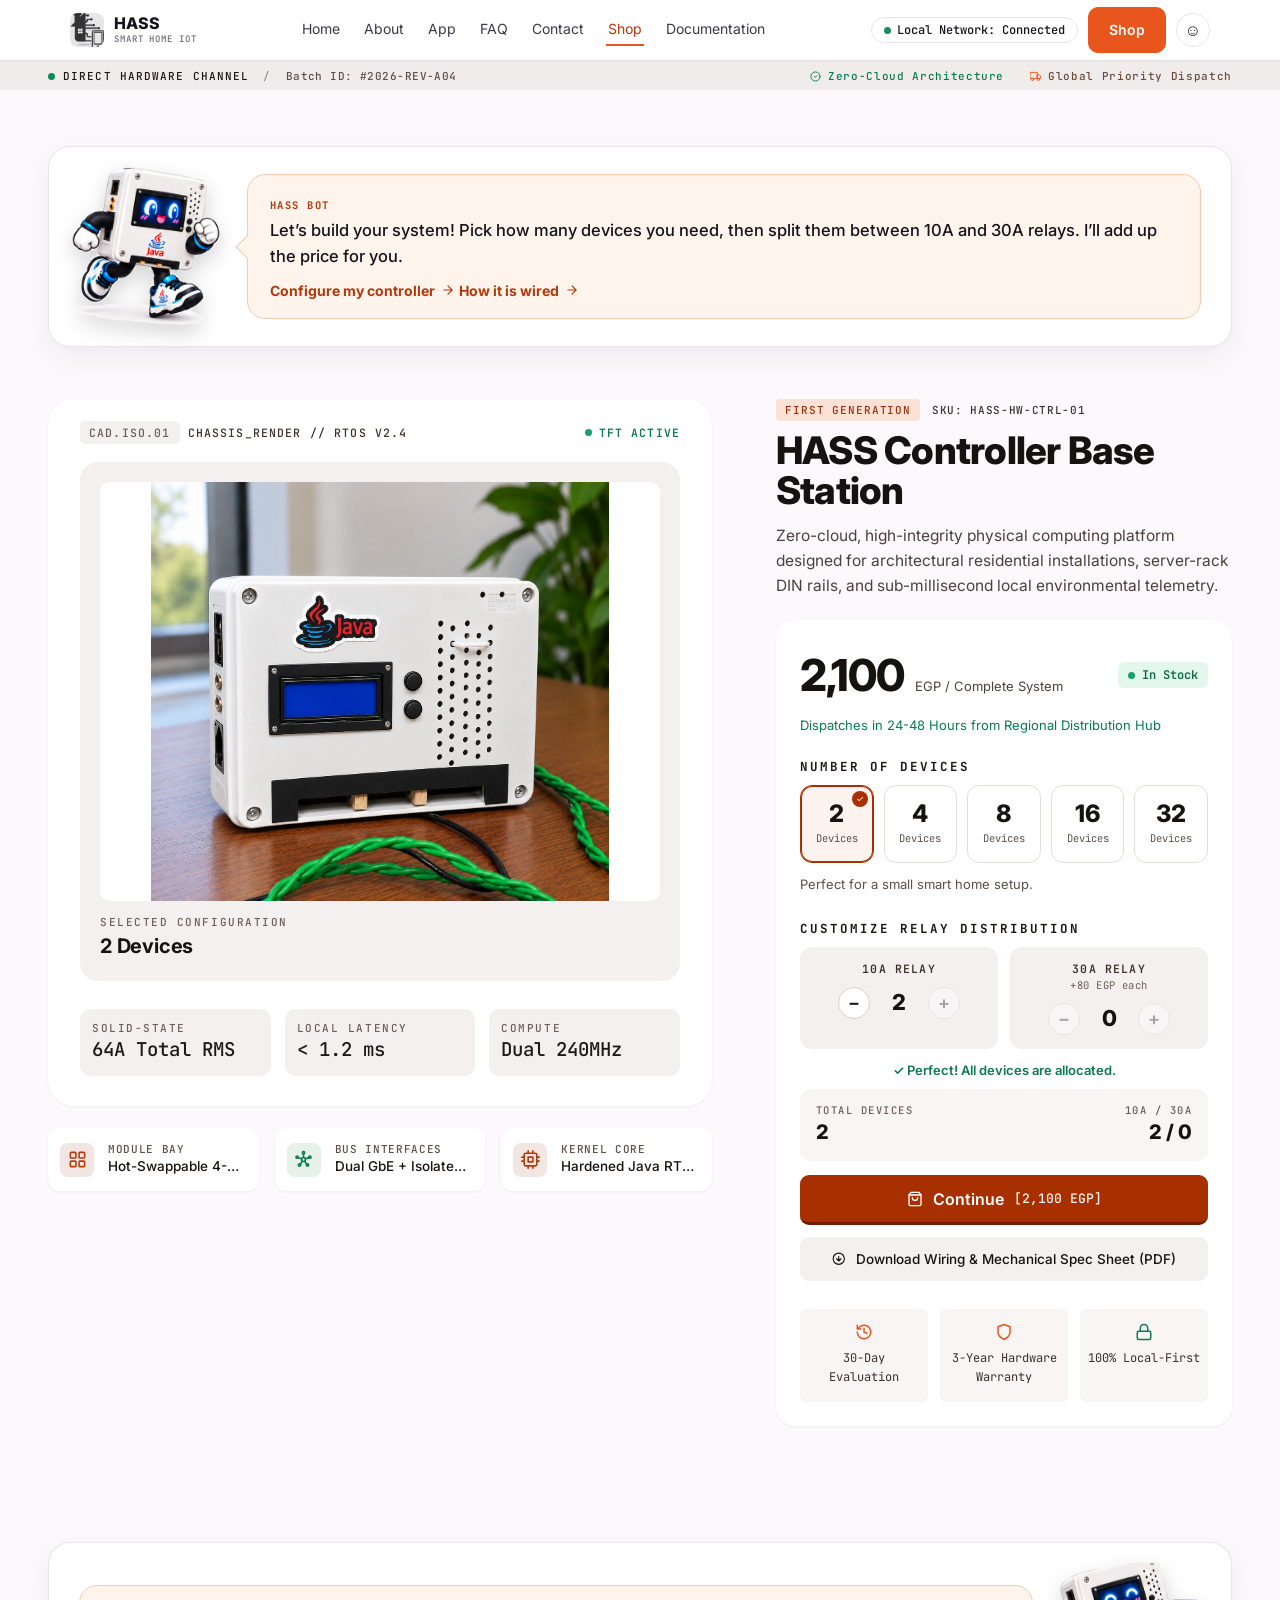
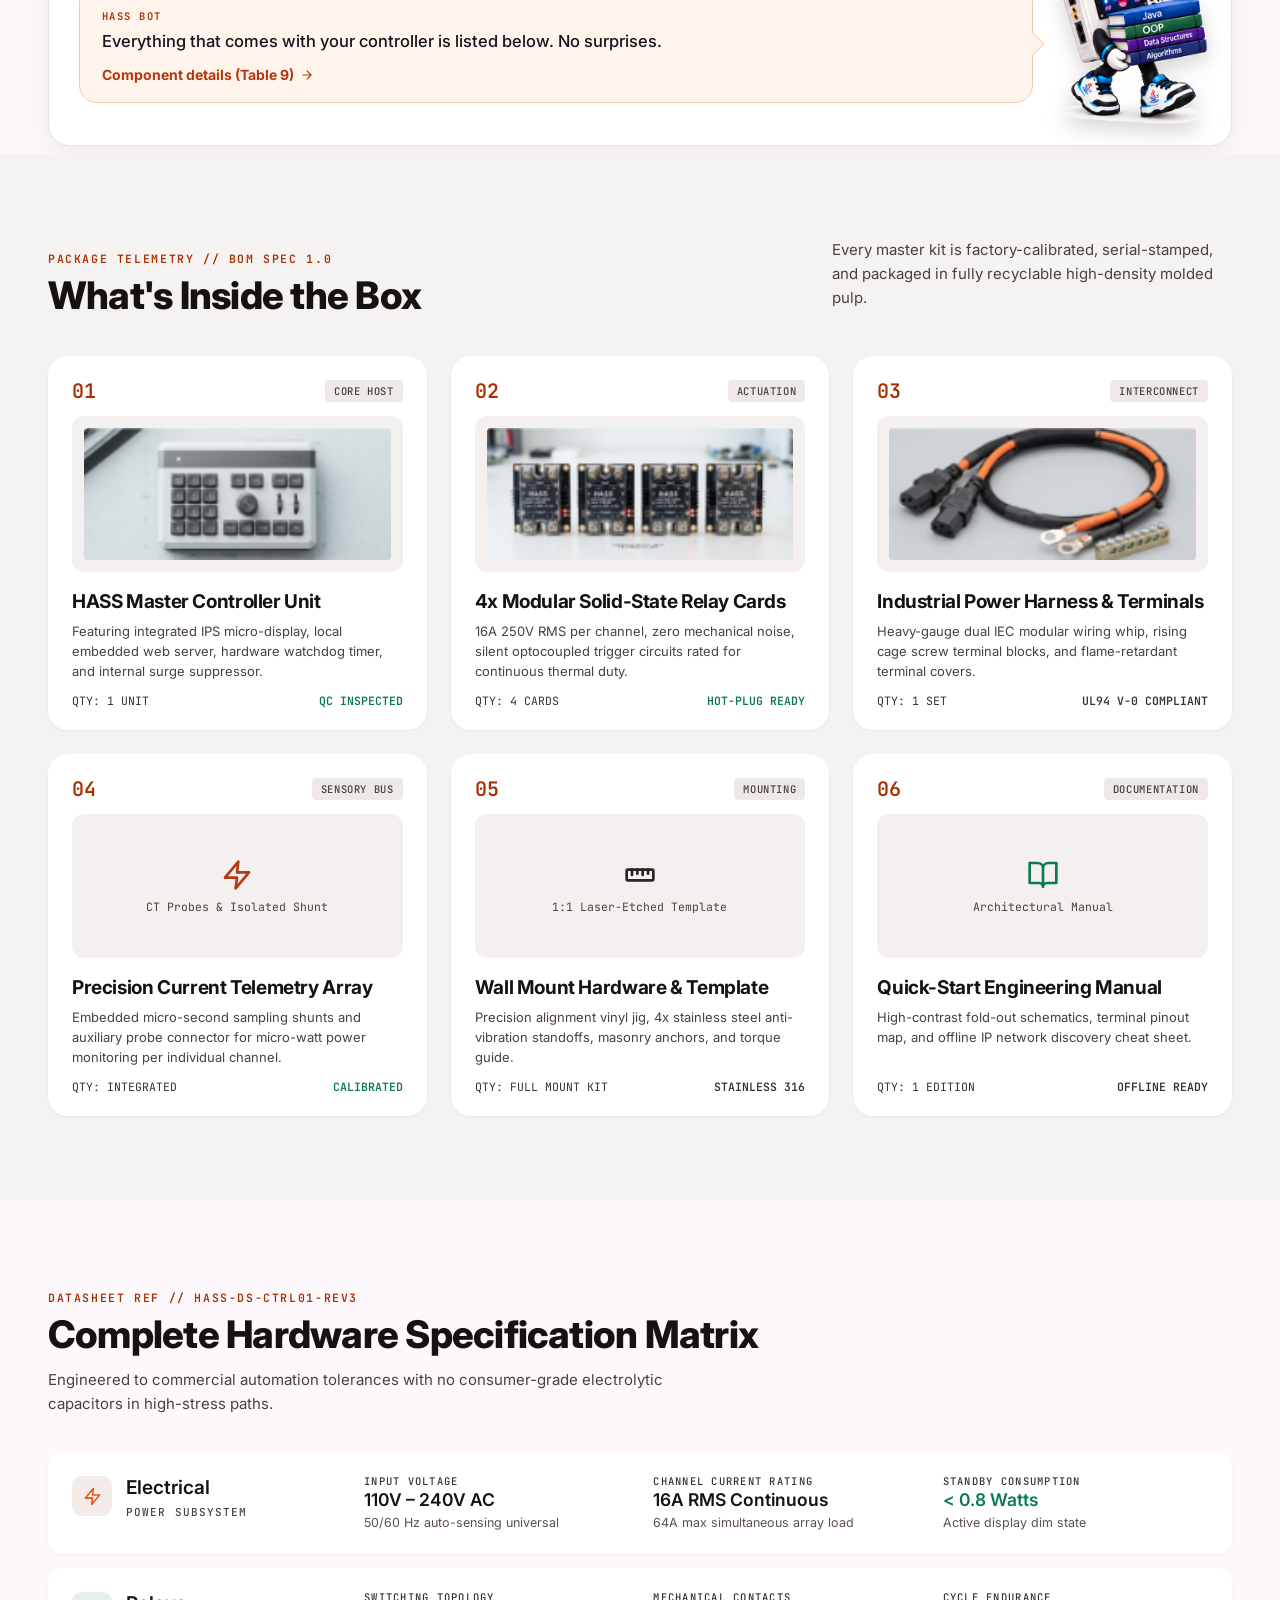
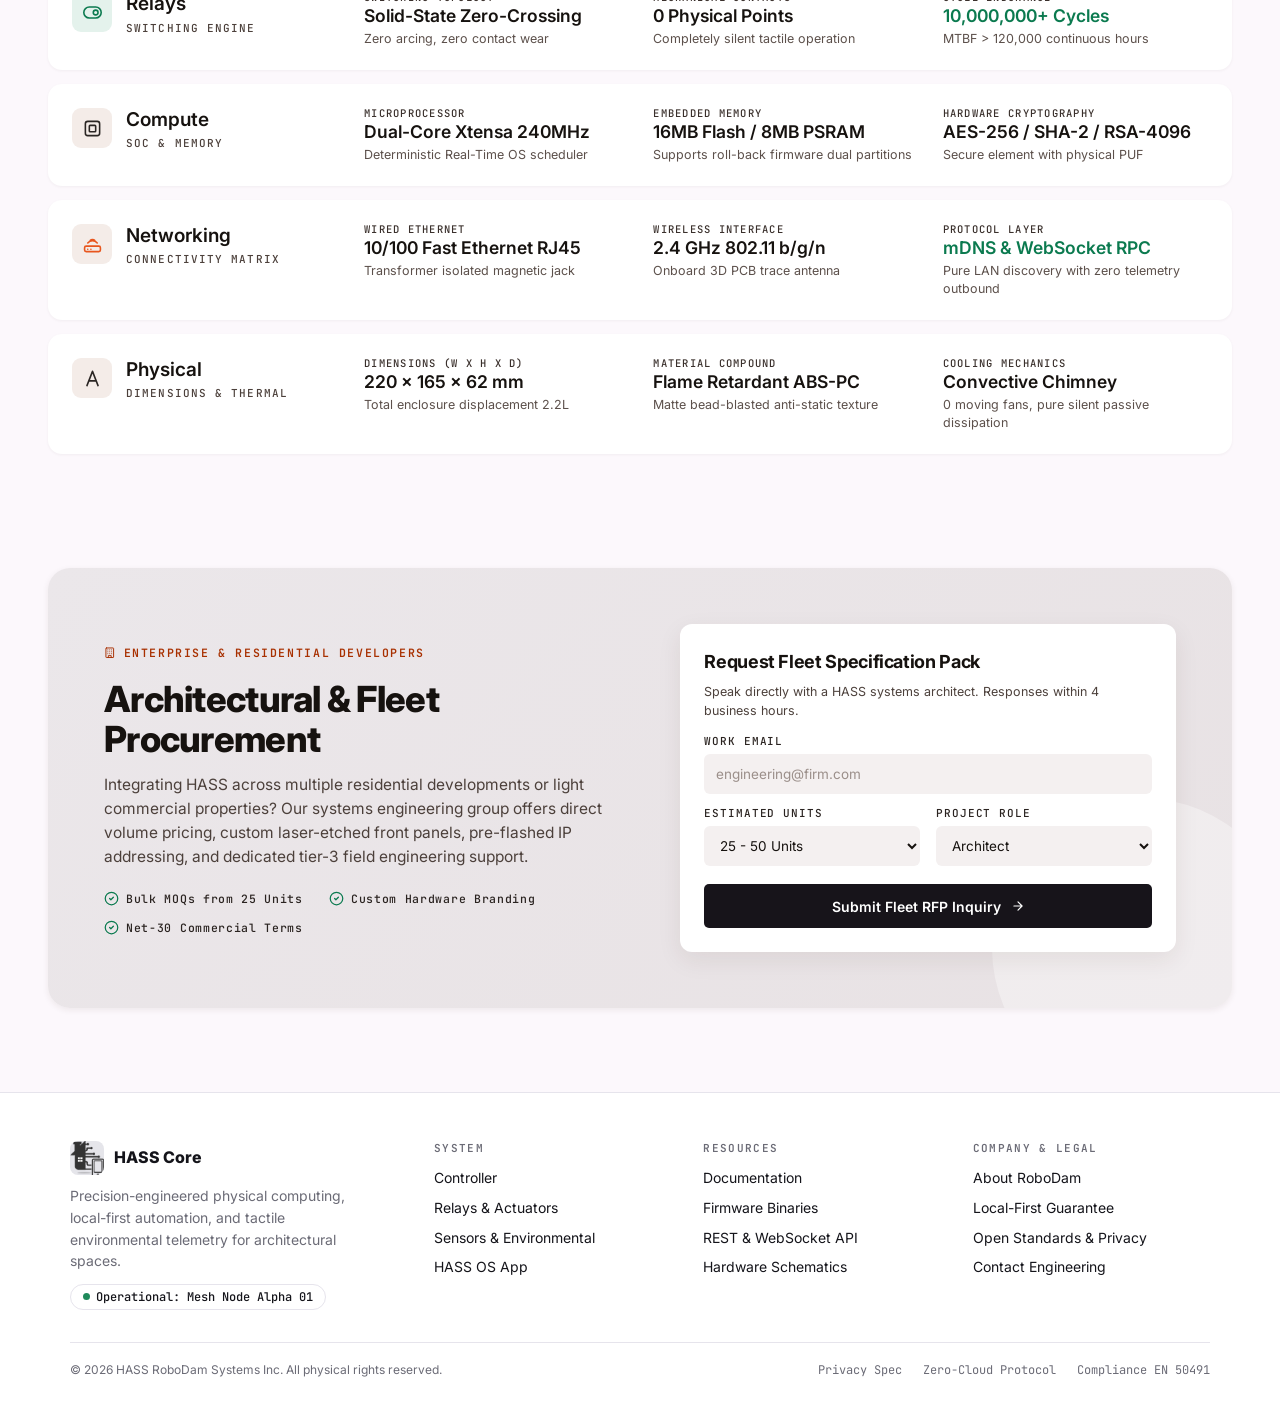
<file: shop/shop.html>
<!DOCTYPE html>
<html lang="en">
<head>
<meta charset="utf-8">
<meta name="viewport" content="width=device-width, initial-scale=1">
<title>Shop | HASS Controller Base Station</title>
<link rel="preconnect" href="https://fonts.googleapis.com">
<link rel="preconnect" href="https://fonts.gstatic.com" crossorigin>
<link href="https://fonts.googleapis.com/css2?family=Inter:wght@400;500;600;700;800&family=JetBrains+Mono:wght@400;500;600;700&display=swap" rel="stylesheet">
<link rel="stylesheet" href="../common/common.css">
<link rel="stylesheet" href="shop.css">
</head>
<body>

<header class="site-header"><div class="container">
  <a class="brand" href="../index.html">
    <div class="img-slot logo-image" data-label="LOGO">
      <img src="../common/img/HASS-project-LOGO.png" alt="HASS-project-LOGO">
    </div>
    <span>HASS<small>SMART HOME IOT</small></span>
  </a>
  <nav class="main-nav" id="nav"><a href="../index.html">Home</a><a href="../about/about.html">About</a><a href="../app/app.html">App</a><a href="../faq/faq.html">FAQ</a><a href="../contact/contact.html">Contact</a><a href="../shop/shop.html" class="active">Shop</a><a href="../documentation/documentation.html">Documentation</a></nav>
  <div class="header-actions">
    <span class="pill ok">Local Network: Connected</span>
    <a class="btn accent btn-sm" href="../shop/shop.html">Shop</a>
    <a class="avatar-btn" href="../contact/contact.html" aria-label="Account">&#9786;</a>
  </div>
  <button class="nav-toggle" type="button" aria-label="Menu" aria-controls="nav" aria-expanded="false">&#9776;</button>
</div></header>
<div class="subbar">
    <div class="container subbar-inner">
      <span><i class="dot"></i>DIRECT HARDWARE CHANNEL <em>/</em> <small>Batch ID: #2026-REV-A04</small></span>
      <span class="subbar-right">
        <a href="../about/about.html#privacy"><svg class="ic"><use href="#i-check-circle"/></svg>Zero-Cloud Architecture</a>
        <a href="../contact/contact.html"><svg class="ic orange"><use href="#i-truck"/></svg>Global Priority Dispatch</a>
      </span>
    </div>
  </div>

<main>

  <div class="container mascot-row">
    <aside class="mascot-guide" aria-label="Tip from HASS Bot">
      <img class="mascot-guide__img" src="../common/img/mascot/hass-bot-run.png" alt="HASS Bot running" width="150" height="150">
      <div class="mascot-guide__bubble">
        <span class="mascot-guide__tag">HASS BOT</span>
        <p>Let&rsquo;s build your system! Pick how many devices you need, then split them between 10A and 30A relays. I&rsquo;ll add up the price for you.</p>
        <a class="mascot-guide__link" href="#product">Configure my controller <svg class="ic"><use href="#i-arrow-right"/></svg></a>
        <a class="mascot-guide__link" href="../documentation/documentation.html#pin-assignment-and-wiring">How it is wired <svg class="ic"><use href="#i-arrow-right"/></svg></a>
      </div>
    </aside>
  </div>

<!-- ================= PRODUCT ================= -->
<section class="product container" id="product">
  <div class="product-left">
    <div class="render-card">
      <div class="render-top">
        <span class="render-tag"><span class="cad">CAD.ISO.01</span>CHASSIS_RENDER // RTOS V2.4</span>
        <span class="tft"><i class="dot"></i>TFT ACTIVE</span>
      </div>
      <div class="render-stage">
        <div class="img-slot img-slot--contain product-hero-image" data-label="Product image: selected HASS configuration">
          <img id="project-image" src="img/Device2.jpg" alt="HASS system with 2 devices">
        </div>
        <div class="preview-info"><small>SELECTED CONFIGURATION</small><b id="preview-text">2 Devices</b></div>
      </div>
      <div class="render-stats">
        <a class="stat-tile" href="#specs"><small>SOLID-STATE</small><b>64A Total RMS</b></a>
        <a class="stat-tile" href="#specs"><small>LOCAL LATENCY</small><b>&lt; 1.2 ms</b></a>
        <a class="stat-tile" href="#specs"><small>COMPUTE</small><b>Dual 240MHz</b></a>
      </div>
    </div>
    <div class="feature-row">
      <a class="feature-chip" href="#specs"><span class="fc-icon"><svg class="ic"><use href="#i-grid"/></svg></span><span class="fc-text"><small>MODULE BAY</small><b>Hot-Swappable 4-Slot Base</b></span></a>
      <a class="feature-chip" href="#specs"><span class="fc-icon green"><svg class="ic"><use href="#i-network"/></svg></span><span class="fc-text"><small>BUS INTERFACES</small><b>Dual GbE + Isolated I2C</b></span></a>
      <a class="feature-chip" href="../documentation/documentation.html#chapter-6-software-design-and-implementation"><span class="fc-icon"><svg class="ic"><use href="#i-cpu"/></svg></span><span class="fc-text"><small>KERNEL CORE</small><b>Hardened Java RTOS</b></span></a>
    </div>
  </div>

  <div class="product-right">
    <div class="sku-row"><span class="gen-tag">FIRST GENERATION</span><span class="sku">SKU: HASS-HW-CTRL-01</span></div>
    <h1>HASS Controller Base Station</h1>
    <p class="product-lead">Zero-cloud, high-integrity physical computing platform designed for architectural residential installations, server-rack DIN rails, and sub-millisecond local environmental telemetry.</p>

    <form class="buy-card" id="buy-form" novalidate>
      <div class="price-row">
        <div class="price"><b id="price-total">2,100</b><span>EGP / Complete System</span></div>
        <span class="stock"><i class="dot"></i>In Stock</span>
      </div>
      <p class="dispatch">Dispatches in 24-48 Hours from Regional Distribution Hub</p>

      <h6 class="opt-title">NUMBER OF DEVICES</h6>
      <div class="device-grid" id="device-grid" role="radiogroup" aria-label="Number of devices">
        <button type="button" class="device-option active" data-devices="2" role="radio" aria-checked="true"><span class="device-number">2</span><span class="device-word">Devices</span><span class="device-check">&#10003;</span></button>
        <button type="button" class="device-option" data-devices="4" role="radio" aria-checked="false"><span class="device-number">4</span><span class="device-word">Devices</span><span class="device-check">&#10003;</span></button>
        <button type="button" class="device-option" data-devices="8" role="radio" aria-checked="false"><span class="device-number">8</span><span class="device-word">Devices</span><span class="device-check">&#10003;</span></button>
        <button type="button" class="device-option" data-devices="16" role="radio" aria-checked="false"><span class="device-number">16</span><span class="device-word">Devices</span><span class="device-check">&#10003;</span></button>
        <button type="button" class="device-option" data-devices="32" role="radio" aria-checked="false"><span class="device-number">32</span><span class="device-word">Devices</span><span class="device-check">&#10003;</span></button>
      </div>
      <p class="opt-note" id="device-description">Perfect for a small smart home setup.</p>

      <h6 class="opt-title">CUSTOMIZE RELAY DISTRIBUTION</h6>
      <div class="relay-grid">
        <div class="relay-box">
          <span class="relay-label">10A RELAY</span>
          <div class="stepper">
            <button type="button" class="step-btn" id="minus-10" aria-label="Remove one 10A relay">&minus;</button>
            <output id="relay-10" aria-live="polite">2</output>
            <button type="button" class="step-btn" id="plus-10" aria-label="Add one 10A relay">+</button>
          </div>
        </div>
        <div class="relay-box">
          <span class="relay-label">30A RELAY <em>+80 EGP each</em></span>
          <div class="stepper">
            <button type="button" class="step-btn" id="minus-30" aria-label="Remove one 30A relay">&minus;</button>
            <output id="relay-30" aria-live="polite">0</output>
            <button type="button" class="step-btn" id="plus-30" aria-label="Add one 30A relay">+</button>
          </div>
        </div>
      </div>
      <p class="validation" id="validation" role="status"></p>

      <div class="summary">
        <div><small>TOTAL DEVICES</small><b id="sum-devices">2</b></div>
        <div><small>10A / 30A</small><b id="sum-relay">2 / 0</b></div>
      </div>

      <button class="add-btn" type="submit" id="continue-btn"><svg class="ic"><use href="#i-bag"/></svg>Continue <span class="mono" id="add-total">[2,100 EGP]</span></button>
      <a class="spec-btn" href="../documentation/documentation.html#pin-assignment-and-wiring"><svg class="ic"><use href="#i-download-circle"/></svg>Download Wiring &amp; Mechanical Spec Sheet (PDF)</a>

      <div class="assure">
        <a href="../contact/contact.html"><svg class="ic orange"><use href="#i-history"/></svg>30-Day Evaluation</a>
        <a href="../contact/contact.html"><svg class="ic orange"><use href="#i-shield"/></svg>3-Year Hardware Warranty</a>
        <a href="../about/about.html#privacy"><svg class="ic green"><use href="#i-lock"/></svg>100% Local-First</a>
      </div>
    </form>
  </div>
</section>

  <div class="container mascot-row">
    <aside class="mascot-guide mascot-guide--flip" aria-label="Tip from HASS Bot">
      <img class="mascot-guide__img" src="../common/img/mascot/hass-bot-books.png" alt="HASS Bot carrying books" width="150" height="150">
      <div class="mascot-guide__bubble">
        <span class="mascot-guide__tag">HASS BOT</span>
        <p>Everything that comes with your controller is listed below. No surprises.</p>
        <a class="mascot-guide__link" href="../documentation/documentation.html#hardware-components">Component details (Table 9) <svg class="ic"><use href="#i-arrow-right"/></svg></a>
      </div>
    </aside>
  </div>

<!-- ================= WHAT'S INSIDE THE BOX ================= -->
<section class="band gray" id="inside-box">
  <div class="container">
    <div class="sec-head">
      <div>
        <span class="eyebrow">PACKAGE TELEMETRY // BOM SPEC 1.0</span>
        <h2>What's Inside the Box</h2>
      </div>
      <p>Every master kit is factory-calibrated, serial-stamped, and packaged in fully recyclable high-density molded pulp.</p>
    </div>
    <div class="box-grid">
      <article class="box-card">
        <div class="box-top"><b class="box-num">01</b><span class="box-tag">CORE HOST</span></div>
        <div class="box-media"><div class="img-slot box-item-image" data-label="Box item 1: master controller unit">
          <img src="img/HASS Master Contoller Unit.png" alt="HASS Master Contoller Unit">
        </div></div>
        <h3>HASS Master Controller Unit</h3>
        <p>Featuring integrated IPS micro-display, local embedded web server, hardware watchdog timer, and internal surge suppressor.</p>
        <div class="box-foot"><span>QTY: 1 UNIT</span><b class="ok">QC INSPECTED</b></div>
      </article>
      <article class="box-card">
        <div class="box-top"><b class="box-num">02</b><span class="box-tag">ACTUATION</span></div>
        <div class="box-media"><div class="img-slot box-item-image" data-label="Box item 2: solid-state relay cards">
          <img src="img/4x Modular Solid-state Relay Cards.png" alt="4x Modular Solid-state Relay Cards">
        </div></div>
        <h3>4x Modular Solid-State Relay Cards</h3>
        <p>16A 250V RMS per channel, zero mechanical noise, silent optocoupled trigger circuits rated for continuous thermal duty.</p>
        <div class="box-foot"><span>QTY: 4 CARDS</span><b class="ok">HOT-PLUG READY</b></div>
      </article>
      <article class="box-card">
        <div class="box-top"><b class="box-num">03</b><span class="box-tag">INTERCONNECT</span></div>
        <div class="box-media"><div class="img-slot box-item-image" data-label="Box item 3: power harness and terminals">
          <img src="img/Industrial Power Harness & TErminals.png" alt="Industrial Power Harness & TErminals">
        </div></div>
        <h3>Industrial Power Harness &amp; Terminals</h3>
        <p>Heavy-gauge dual IEC modular wiring whip, rising cage screw terminal blocks, and flame-retardant terminal covers.</p>
        <div class="box-foot"><span>QTY: 1 SET</span><b>UL94 V-0 COMPLIANT</b></div>
      </article>
      <article class="box-card">
        <div class="box-top"><b class="box-num">04</b><span class="box-tag">SENSORY BUS</span></div>
        <div class="box-media icon-box"><svg class="ic big red"><use href="#i-zap"/></svg><small>CT Probes &amp; Isolated Shunt</small></div>
        <h3>Precision Current Telemetry Array</h3>
        <p>Embedded micro-second sampling shunts and auxiliary probe connector for micro-watt power monitoring per individual channel.</p>
        <div class="box-foot"><span>QTY: INTEGRATED</span><b class="ok">CALIBRATED</b></div>
      </article>
      <article class="box-card">
        <div class="box-top"><b class="box-num">05</b><span class="box-tag">MOUNTING</span></div>
        <div class="box-media icon-box"><svg class="ic big dark"><use href="#i-ruler"/></svg><small>1:1 Laser-Etched Template</small></div>
        <h3>Wall Mount Hardware &amp; Template</h3>
        <p>Precision alignment vinyl jig, 4x stainless steel anti-vibration standoffs, masonry anchors, and torque guide.</p>
        <div class="box-foot"><span>QTY: FULL MOUNT KIT</span><b>STAINLESS 316</b></div>
      </article>
      <article class="box-card">
        <div class="box-top"><b class="box-num">06</b><span class="box-tag">DOCUMENTATION</span></div>
        <a class="box-media icon-box" href="../documentation/documentation.html"><svg class="ic big green"><use href="#i-book"/></svg><small>Architectural Manual</small></a>
        <h3>Quick-Start Engineering Manual</h3>
        <p>High-contrast fold-out schematics, terminal pinout map, and offline IP network discovery cheat sheet.</p>
        <div class="box-foot"><span>QTY: 1 EDITION</span><b>OFFLINE READY</b></div>
      </article>
    </div>
  </div>
</section>

<!-- ================= SPEC MATRIX ================= -->
<section class="band light" id="specs">
  <div class="container">
    <span class="eyebrow">DATASHEET REF // HASS-DS-CTRL01-REV3</span>
    <h2 class="h2-big">Complete Hardware Specification Matrix</h2>
    <p class="sub">Engineered to commercial automation tolerances with no consumer-grade electrolytic capacitors in high-stress paths.</p>

    <div class="spec-list">
      <article class="spec-row">
        <div class="spec-title"><span class="spec-icon"><svg class="ic orange"><use href="#i-zap"/></svg></span><div><b>Electrical</b><small>POWER SUBSYSTEM</small></div></div>
        <div class="spec-cell"><small>INPUT VOLTAGE</small><b>110V &ndash; 240V AC</b><span>50/60 Hz auto-sensing universal</span></div>
        <div class="spec-cell"><small>CHANNEL CURRENT RATING</small><b>16A RMS Continuous</b><span>64A max simultaneous array load</span></div>
        <div class="spec-cell"><small>STANDBY CONSUMPTION</small><b class="ok">&lt; 0.8 Watts</b><span>Active display dim state</span></div>
      </article>
      <article class="spec-row">
        <div class="spec-title"><span class="spec-icon mint"><svg class="ic green"><use href="#i-toggle"/></svg></span><div><b>Relays</b><small>SWITCHING ENGINE</small></div></div>
        <div class="spec-cell"><small>SWITCHING TOPOLOGY</small><b>Solid-State Zero-Crossing</b><span>Zero arcing, zero contact wear</span></div>
        <div class="spec-cell"><small>MECHANICAL CONTACTS</small><b>0 Physical Points</b><span>Completely silent tactile operation</span></div>
        <div class="spec-cell"><small>CYCLE ENDURANCE</small><b class="ok">10,000,000+ Cycles</b><span>MTBF &gt; 120,000 continuous hours</span></div>
      </article>
      <article class="spec-row">
        <div class="spec-title"><span class="spec-icon"><svg class="ic dark"><use href="#i-cpu-box"/></svg></span><div><b>Compute</b><small>SOC &amp; MEMORY</small></div></div>
        <div class="spec-cell"><small>MICROPROCESSOR</small><b>Dual-Core Xtensa 240MHz</b><span>Deterministic Real-Time OS scheduler</span></div>
        <div class="spec-cell"><small>EMBEDDED MEMORY</small><b>16MB Flash / 8MB PSRAM</b><span>Supports roll-back firmware dual partitions</span></div>
        <div class="spec-cell"><small>HARDWARE CRYPTOGRAPHY</small><b>AES-256 / SHA-2 / RSA-4096</b><span>Secure element with physical PUF</span></div>
      </article>
      <article class="spec-row">
        <div class="spec-title"><span class="spec-icon"><svg class="ic orange"><use href="#i-router"/></svg></span><div><b>Networking</b><small>CONNECTIVITY MATRIX</small></div></div>
        <div class="spec-cell"><small>WIRED ETHERNET</small><b>10/100 Fast Ethernet RJ45</b><span>Transformer isolated magnetic jack</span></div>
        <div class="spec-cell"><small>WIRELESS INTERFACE</small><b>2.4 GHz 802.11 b/g/n</b><span>Onboard 3D PCB trace antenna</span></div>
        <div class="spec-cell"><small>PROTOCOL LAYER</small><b class="ok">mDNS &amp; WebSocket RPC</b><span>Pure LAN discovery with zero telemetry outbound</span></div>
      </article>
      <article class="spec-row">
        <div class="spec-title"><span class="spec-icon"><svg class="ic dark"><use href="#i-compass"/></svg></span><div><b>Physical</b><small>DIMENSIONS &amp; THERMAL</small></div></div>
        <div class="spec-cell"><small>DIMENSIONS (W X H X D)</small><b>220 &times; 165 &times; 62 mm</b><span>Total enclosure displacement 2.2L</span></div>
        <div class="spec-cell"><small>MATERIAL COMPOUND</small><b>Flame Retardant ABS-PC</b><span>Matte bead-blasted anti-static texture</span></div>
        <div class="spec-cell"><small>COOLING MECHANICS</small><b>Convective Chimney</b><span>0 moving fans, pure silent passive dissipation</span></div>
      </article>
    </div>
  </div>
</section>

<!-- ================= FLEET ================= -->
<section class="band light fleet-band" id="fleet">
  <div class="container">
    <div class="fleet">
      <div class="fleet-copy">
        <span class="eyebrow"><svg class="ic"><use href="#i-building"/></svg>ENTERPRISE &amp; RESIDENTIAL DEVELOPERS</span>
        <h2>Architectural &amp; Fleet Procurement</h2>
        <p>Integrating HASS across multiple residential developments or light commercial properties? Our systems engineering group offers direct volume pricing, custom laser-etched front panels, pre-flashed IP addressing, and dedicated tier-3 field engineering support.</p>
        <ul class="fleet-points">
          <li><svg class="ic"><use href="#i-check-circle"/></svg>Bulk MOQs from 25 Units</li>
          <li><svg class="ic"><use href="#i-check-circle"/></svg>Custom Hardware Branding</li>
          <li><svg class="ic"><use href="#i-check-circle"/></svg>Net-30 Commercial Terms</li>
        </ul>
      </div>
      <form class="fleet-form" id="fleet-form">
        <h3>Request Fleet Specification Pack</h3>
        <p>Speak directly with a HASS systems architect. Responses within 4 business hours.</p>
        <label for="fleet-email">WORK EMAIL</label>
        <input id="fleet-email" type="email" placeholder="engineering@firm.com" required>
        <div class="two">
          <div><label for="fleet-units">ESTIMATED UNITS</label>
            <select id="fleet-units"><option>25 - 50 Units</option><option>51 - 100 Units</option><option>101 - 500 Units</option><option>500+ Units</option></select></div>
          <div><label for="fleet-role">PROJECT ROLE</label>
            <select id="fleet-role"><option>Architect</option><option>Electrical Engineer</option><option>Developer / Owner</option><option>Procurement</option></select></div>
        </div>
        <button class="rfp-btn" type="submit">Submit Fleet RFP Inquiry <svg class="ic"><use href="#i-arrow-right"/></svg></button>
        <p class="form-note" id="fleet-note" hidden>Thanks, our systems architects will reply within 4 business hours.</p>
      </form>
    </div>
  </div>
</section>

</main>

<footer class="site-footer"><div class="container">
  <div class="footer-grid">
    <div>
      <a class="brand" href="../index.html">
        <div class="img-slot logo-image" data-label="LOGO">
          <img src="../common/img/HASS-project-LOGO.png" alt="HASS-project-LOGO">
        </div>
        <span>HASS Core</span>
      </a>
      <p>Precision-engineered physical computing, local-first automation, and tactile environmental telemetry for architectural spaces.</p>
      <span class="pill ok">Operational: Mesh Node Alpha 01</span>
    </div>
    <div><h4>System</h4><ul><li><a href="../shop/shop.html#product">Controller</a></li><li><a href="../shop/shop.html#inside-box">Relays &amp; Actuators</a></li><li><a href="../shop/shop.html#inside-box">Sensors &amp; Environmental</a></li><li><a href="../app/app.html">HASS OS App</a></li></ul></div>
    <div><h4>Resources</h4><ul><li><a href="../documentation/documentation.html">Documentation</a></li><li><a href="../documentation/documentation.html#chapter-6-software-design-and-implementation">Firmware Binaries</a></li><li><a href="../documentation/documentation.html#cloud-database-and-data-model">REST &amp; WebSocket API</a></li><li><a href="../documentation/documentation.html#pin-assignment-and-wiring">Hardware Schematics</a></li></ul></div>
    <div><h4>Company &amp; Legal</h4><ul><li><a href="../about/about.html#recognition">About RoboDam</a></li><li><a href="../about/about.html#privacy">Local-First Guarantee</a></li><li><a href="../documentation/documentation.html#chapter-7-security-and-authentication">Open Standards &amp; Privacy</a></li><li><a href="../contact/contact.html">Contact Engineering</a></li></ul></div>
  </div>
  <div class="footer-bottom"><span>&copy; 2026 HASS RoboDam Systems Inc. All physical rights reserved.</span><span class="mono"><a href="../about/about.html#privacy">Privacy Spec</a> &nbsp; <a href="../about/about.html#privacy">Zero-Cloud Protocol</a> &nbsp; <a href="../documentation/documentation.html">Compliance EN 50491</a></span></div>
</div></footer>

<!-- ================= INVOICE MODAL ================= -->
<div class="inv-overlay" id="invoice-modal" role="dialog" aria-modal="true" aria-labelledby="inv-title" aria-hidden="true">
  <div class="inv-card">
    <div class="inv-head">
      <div class="inv-brand">
        <div class="img-slot logo-image" data-label="LOGO"><img src="../common/img/HASS-project-LOGO.png" alt="HASS-project-LOGO"></div>
        <h2 id="inv-title">HASS Invoice</h2>
      </div>
      <button class="inv-x" type="button" id="inv-close-x" aria-label="Close invoice">&times;</button>
    </div>
    <div class="inv-body">
      <div class="inv-meta">
        <div><span>DATE</span><b id="inv-date"></b></div>
        <div><span>TOTAL DEVICES</span><b id="inv-devices"></b></div>
      </div>
      <table class="inv-table">
        <thead><tr><th>Item</th><th class="c">Quantity</th></tr></thead>
        <tbody>
          <tr><td>10A Relay Module</td><td class="c" id="inv-10">0</td></tr>
          <tr><td>30A Relay Module</td><td class="c" id="inv-30">0</td></tr>
        </tbody>
        <tfoot><tr><td class="total-label">Total Amount</td><td class="c total-value" id="inv-total">0 EGP</td></tr></tfoot>
      </table>
      <div class="inv-contact">
        <p>For inquiries and ordering, please contact us on WhatsApp:</p>
        <a class="inv-wa" id="inv-wa" href="https://wa.me/201023065186" target="_blank" rel="noopener">
          <svg width="22" height="22" viewBox="0 0 24 24" fill="currentColor" aria-hidden="true"><path d="M17.472 14.382c-.297-.149-1.758-.867-2.03-.967-.273-.099-.471-.148-.67.15-.197.297-.767.966-.94 1.164-.173.199-.347.223-.644.075-.297-.15-1.255-.463-2.39-1.475-.883-.788-1.48-1.761-1.653-2.059-.173-.297-.018-.458.13-.606.134-.133.298-.347.446-.52.149-.174.198-.298.298-.497.099-.198.05-.371-.025-.52-.075-.149-.669-1.612-.916-2.207-.242-.579-.487-.5-.669-.51-.173-.008-.371-.01-.57-.01-.198 0-.52.074-.792.372-.272.297-1.04 1.016-1.04 2.479 0 1.462 1.065 2.875 1.213 3.074.149.198 2.096 3.2 5.077 4.487.709.306 1.262.489 1.694.625.712.227 1.36.195 1.871.118.571-.085 1.758-.719 2.006-1.413.248-.694.248-1.289.173-1.413-.074-.124-.272-.198-.57-.347m-5.421 7.403h-.004a9.87 9.87 0 01-5.031-1.378l-.361-.214-3.741.982.998-3.648-.235-.374a9.86 9.86 0 01-1.51-5.26c.001-5.45 4.436-9.884 9.888-9.884 2.64 0 5.122 1.03 6.988 2.898a9.825 9.825 0 012.893 6.994c-.003 5.45-4.437 9.884-9.885 9.884m8.413-18.297A11.815 11.815 0 0012.05 0C5.495 0 .16 5.335.157 11.892c0 2.096.547 4.142 1.588 5.945L.057 24l6.305-1.654a11.882 11.882 0 005.683 1.448h.005c6.554 0 11.89-5.335 11.893-11.893a11.821 11.821 0 00-3.48-8.413Z"/></svg>
          01023065186
        </a>
      </div>
    </div>
    <div class="inv-foot">
      <button class="inv-btn ghost" type="button" id="inv-close">Close</button>
      <button class="inv-btn" type="button" id="inv-print">Print Invoice</button>
    </div>
  </div>
</div>

<script src="../common/common.js"></script>
<script src="shop.js"></script>
</body>
</html>
</file>
<file: common/common.css>
/* =========================================================
   HASS – common.css  (shared by every page)
   1. fonts + reset + container + icon sizing
   2. shared navbar + footer (same look as the App page)
   3. image-slot base system

   IMAGE SLOTS: put <img src="..." alt="..."> inside any .img-slot.
   The image fills the container (object-fit: cover). Add the class
   "img-slot--contain" to the slot to show the whole image uncropped.
   ========================================================= */
:root{
  --font-sans:"Inter","Helvetica Neue",Arial,sans-serif;
  --font-mono:"JetBrains Mono",ui-monospace,Menlo,Consolas,monospace;
  /* chrome (navbar/footer) tokens – prefixed so page colours never leak in */
  --ch-ink:#14141a; --ch-muted:#6b6b76; --ch-line:#e6e4ec;
  --ch-accent:#e8561e; --ch-accent-dark:#b3380d; --ch-green:#1f8a5b; --ch-ph:#e5e5ea;
}
*{box-sizing:border-box;margin:0;padding:0}
html{scroll-behavior:smooth}
body{font-family:var(--font-sans);-webkit-font-smoothing:antialiased;line-height:1.5}
a{color:inherit;text-decoration:none}
ul{list-style:none}
img{max-width:100%;display:block}
button,input,select,textarea{font:inherit;color:inherit}
button{cursor:pointer}
h1,h2,h3,h4,h5,h6{font-family:var(--font-sans);letter-spacing:-.02em}
.container{width:min(1184px,100% - 40px);margin-inline:auto}

/* SVG icon sprite (injected by common.js) */
.ic{width:1em;height:1em;flex:none;fill:none;stroke:currentColor;stroke-width:2;stroke-linecap:round;stroke-linejoin:round;vertical-align:middle}

/* mobile menu button (hidden on desktop) */
.nav-toggle{display:none;align-items:center;justify-content:center;width:38px;height:38px;border:1px solid #e3e3ea;border-radius:8px;background:#fff;font-size:18px}

/* =========================================================
   IMAGE SLOT SYSTEM (base) – sizes live in each page's CSS
   ========================================================= */
.img-slot{position:relative;display:block;width:100%;overflow:hidden;background:#e5e5ea;aspect-ratio:4/3}
.img-slot>img,.img-slot>picture,.img-slot>video,.img-slot>svg{position:absolute;inset:0;width:100%;height:100%;object-fit:cover}
.img-slot--contain>img,.img-slot--contain>picture img,.img-slot--contain>video{object-fit:contain}
.img-slot:empty::after{content:attr(data-label);position:absolute;inset:6px;display:grid;place-items:center;text-align:center;padding:8px;border:1.5px dashed #c2c2cd;border-radius:inherit;font:500 11px/1.3 var(--font-mono);color:#85858f}
.logo-image{width:30px;height:30px;aspect-ratio:1/1;border-radius:6px;flex:none;background:transparent}
.logo-image:empty{background:#e5e5ea}
.logo-image:empty::after{content:"LOGO";font-size:7px;inset:1px;padding:0;border-radius:5px}

/* =========================================================
   SHARED NAVBAR + FOOTER  (copied from the App page)
   Documentation keeps its own header, so every header rule is
   scoped to ".site-header > .container".
   ========================================================= */
.site-header{position:sticky;top:0;z-index:50;background:rgba(255,255,255,.92);backdrop-filter:blur(8px);border-bottom:1px solid var(--ch-line)}
.site-header>.container,.site-footer>.container{width:100%;max-width:1180px;margin:0 auto;padding:0 20px}
.site-header>.container{display:flex;align-items:center;gap:20px;height:60px;color:var(--ch-ink);font:400 16px/1.55 var(--font-sans)}

.site-header>.container .brand,.site-footer .brand{display:flex;align-items:center;gap:10px;font-weight:800;line-height:1.1;letter-spacing:0}
.site-header>.container .brand small{display:block;font:500 9px var(--font-mono);letter-spacing:.1em;color:var(--ch-muted)}
.site-header>.container .logo-image,.site-footer .logo-image{width:34px;height:34px;aspect-ratio:1/1;border-radius:8px;flex:none;background:var(--ch-ph)}
.site-header>.container .logo-image:empty::after,.site-footer .logo-image:empty::after{content:"LOGO";font-size:8px;inset:2px;padding:0;border-radius:6px}

.site-header>.container .main-nav{display:flex;gap:20px;margin:0 auto;font-size:14px;color:#3a3a44}
.site-header>.container .main-nav a{padding:4px 2px;border-bottom:2px solid transparent}
.site-header>.container .main-nav a.active,.site-header>.container .main-nav a:hover{color:var(--ch-accent-dark);border-color:var(--ch-accent)}

.site-header>.container .header-actions{display:flex;align-items:center;gap:10px}
.site-header>.container .pill,.site-footer .pill{display:inline-flex;align-items:center;gap:6px;border:1px solid var(--ch-line);background:#fff;border-radius:999px;padding:4px 12px;font:500 12px var(--font-mono);letter-spacing:0;color:var(--ch-ink)}
.site-header>.container .pill.ok::before,.site-footer .pill.ok::before{content:"";width:7px;height:7px;border-radius:50%;background:var(--ch-green)}
.site-header>.container .btn{display:inline-flex;align-items:center;justify-content:center;gap:8px;padding:11px 20px;border-radius:10px;border:1px solid var(--ch-ink);background:var(--ch-ink);color:#fff;font-weight:600;font-size:14px;letter-spacing:0;cursor:pointer}
.site-header>.container .btn.accent{background:var(--ch-accent);border-color:var(--ch-accent)}
.site-header>.container .avatar-btn{width:34px;height:34px;border-radius:50%;border:1px solid var(--ch-line);background:#fff;display:grid;place-items:center;color:var(--ch-ink)}
.site-header>.container .nav-toggle{display:none;background:none;border:1px solid var(--ch-line);border-radius:8px;width:38px;height:38px;font-size:18px;cursor:pointer}

.site-footer{background:#fff;border-top:1px solid var(--ch-line);padding:48px 0 24px;margin-top:40px;color:var(--ch-ink);font:400 16px/1.55 var(--font-sans)}
.site-footer .footer-grid{display:grid;grid-template-columns:1.4fr repeat(3,1fr);gap:32px}
.site-footer .footer-grid h4{font:600 11px var(--font-mono);letter-spacing:.12em;text-transform:uppercase;color:var(--ch-muted);margin-bottom:12px}
.site-footer .footer-grid li{list-style:none;font-size:14px;margin-bottom:8px}
.site-footer .footer-grid p{color:var(--ch-muted);font-size:14px;max-width:34ch;margin:10px 0}
.site-footer .footer-grid a:hover,.site-footer .footer-bottom a:hover{color:var(--ch-accent-dark)}
.site-footer .footer-bottom{display:flex;justify-content:space-between;gap:12px;flex-wrap:wrap;border-top:1px solid var(--ch-line);margin-top:32px;padding-top:18px;font-size:12px;color:var(--ch-muted)}
.site-footer .footer-bottom .mono{font-family:var(--font-mono)}

@media(max-width:980px){
  .site-footer .footer-grid{grid-template-columns:1fr 1fr}
}
@media(max-width:760px){
  .site-header>.container .nav-toggle{display:block;margin-left:auto}
  .site-header>.container .main-nav{display:none;position:absolute;top:60px;left:0;right:0;background:#fff;flex-direction:column;gap:0;padding:8px 20px;border-bottom:1px solid var(--ch-line);margin:0}
  .site-header>.container .main-nav.open{display:flex}
  .site-header>.container .main-nav a{padding:12px 0}
  .site-header>.container .header-actions .pill{display:none}
  .site-footer .footer-grid{grid-template-columns:1fr}
}

/* =========================================================
   HASS BOT – mascot guide (shared by all pages except Documentation)
   <aside class="mascot-guide [mascot-guide--flip]">
     <img class="mascot-guide__img" src="../common/img/mascot/hass-bot-wave.png" alt="">
     <div class="mascot-guide__bubble"><span class="mascot-guide__tag">HASS BOT</span><p>…</p></div>
   </aside>
   ========================================================= */
.mascot-row{margin-top:56px}
.mascot-guide{display:flex;align-items:center;gap:26px;padding:20px 30px 20px 22px;background:#fff;border:1px solid var(--ch-line);border-radius:22px;box-shadow:0 10px 30px rgba(20,20,26,.06);color:var(--ch-ink);font-family:var(--font-sans)}
.mascot-guide--flip{flex-direction:row-reverse;padding:20px 22px 20px 30px}
.mascot-guide__img{width:150px;height:auto;flex:none;filter:drop-shadow(0 8px 10px rgba(20,20,26,.18));animation:mascot-bob 3.6s ease-in-out infinite}
.mascot-guide__bubble{position:relative;flex:1;min-width:0;background:#fff4ec;border:1.5px solid #f6c9ae;border-radius:18px;padding:16px 22px}
.mascot-guide__bubble::before{content:"";position:absolute;top:50%;left:-9px;width:16px;height:16px;background:#fff4ec;border-left:1.5px solid #f6c9ae;border-bottom:1.5px solid #f6c9ae;transform:translateY(-50%) rotate(45deg)}
.mascot-guide--flip .mascot-guide__bubble::before{left:auto;right:-9px;transform:translateY(-50%) rotate(-135deg)}
.mascot-guide__tag{display:inline-block;margin-bottom:6px;font:700 10.5px var(--font-mono);letter-spacing:.14em;color:var(--ch-accent-dark)}
.mascot-guide__bubble p{margin:0;font-size:16.5px;line-height:1.55;font-weight:500;color:var(--ch-ink)}
.mascot-guide__link{display:inline-flex;align-items:center;gap:6px;margin-top:10px;font-weight:700;font-size:14px;color:var(--ch-accent-dark)}
.mascot-guide__link:hover{text-decoration:underline}
@keyframes mascot-bob{0%,100%{transform:translateY(0)}50%{transform:translateY(-6px)}}
@media(prefers-reduced-motion:reduce){.mascot-guide__img{animation:none}}
@media(max-width:700px){
  .mascot-guide,.mascot-guide--flip{flex-direction:column;align-items:flex-start;padding:18px}
  .mascot-guide__img{width:120px}
  .mascot-guide__bubble::before,.mascot-guide--flip .mascot-guide__bubble::before{top:-9px;left:42px;right:auto;transform:rotate(135deg)}
}
.mascot-row--tight{margin-top:0;margin-bottom:8px}
.container>.mascot-guide{margin:8px 0}
</file>
<file: home/home.css>
/* home.css – Home page (header, footer and layout) */
:root{--ink:#1b1b22;--muted:#6b6b76;--line:#e8e8ee;--orange:#f05a28;--orange-dark:#b3380d;--green:#16a34a;--green-dark:#15803d;--red:#dc2626;--bg:#fbfbfe;--band:#f4f4f8;--soft:#f1f1f6}
body{font-family:var(--font-sans);color:var(--ink);background:var(--bg)}
.mono,small,.eyebrow,.chip,.badge,.label,.status-pill,.pill-btn,.btn-outline,.module-label,.mono-box,.meter small,.chart-axis,.chart-head small,.chart-threshold,.channel small,.draw-foot,.subnet-row,.tag-active,.tag-gated,.step-label,.pipeline-note{font-family:var(--font-mono)}
.green{color:var(--green-dark)}
.orange{color:var(--orange)}
.red{color:#d11a1a}
.dot{display:inline-block;width:8px;height:8px;border-radius:50%;background:var(--green);flex:none}
.dot-gray{background:#8a8a94}
/* ---------- header ---------- */
/* ---------- shared bits ---------- */
section{padding:0}
.band{background:var(--band);border-top:1px solid #ececf2;padding:76px 0 96px}
.light{background:var(--bg);padding:56px 0 76px}
.band-center{text-align:center}
.eyebrow{display:block;font-size:10px;font-weight:600;letter-spacing:.14em;text-transform:uppercase;color:var(--orange);margin-bottom:10px}
h2{font:700 28px/1.25 var(--font-sans);letter-spacing:-.02em}
.sub{font-size:15px;color:var(--muted);max-width:640px;margin:14px auto 0;line-height:1.6}
.sub-left{margin-left:0}
.sub-wide{max-width:780px}
.h2-left{margin-top:0}
.badge{display:inline-flex;align-items:center;gap:6px;font-size:10px;font-weight:600;letter-spacing:.08em;text-transform:uppercase;padding:5px 10px;border-radius:999px}
.badge-red{background:#fde4e4;color:#b42318}
.badge-green{background:#dcfce7;color:#14532d}
.badge .ic{font-size:12px}
.status-pill{display:inline-flex;align-items:center;gap:8px;font-size:10.5px;font-weight:500;letter-spacing:.1em;text-transform:uppercase;background:#f1f1f5;border:1px solid #e6e6ec;border-radius:999px;padding:7px 14px;box-shadow:0 1px 2px rgba(0,0,0,.04)}
.pill-orange{color:var(--orange);background:#fff;margin-bottom:22px;padding:6px 14px;border-radius:12px}
.pill-orange .ic{font-size:13px}
.btn-primary{display:inline-flex;align-items:center;justify-content:center;gap:10px;background:var(--orange);color:#fff;font-size:16px;font-weight:500;letter-spacing:.03em;text-transform:uppercase;padding:14px 24px;border-radius:12px;box-shadow:0 8px 18px rgba(240,90,40,.28)}
.btn-primary .ic{font-size:16px}
.btn-outline{display:inline-flex;font-size:11px;font-weight:500;letter-spacing:.08em;text-transform:uppercase;background:#fff;border:1px solid var(--line);padding:13px 20px;border-radius:10px;box-shadow:0 1px 2px rgba(0,0,0,.04)}
.btn-soft{display:inline-flex;align-items:center;justify-content:center;background:var(--soft);border:1px solid var(--line);font-size:15px;font-weight:600;letter-spacing:.04em;text-transform:uppercase;padding:14px 28px;border-radius:12px;min-width:253px}
/* ---------- hero ---------- */
.hero{padding:48px 0 50px}
.hero-grid{display:grid;grid-template-columns:minmax(0,1fr) minmax(0,626px);gap:26px;align-items:center}
.hero-copy{display:flex;flex-direction:column;align-items:flex-start;gap:0}
.hero h1{font:800 38px/1.2 var(--font-sans);letter-spacing:-.02em;margin:26px 0 22px}
.hero h1 span{color:var(--orange);font-weight:800}
.hero-copy p{font-size:17px;line-height:1.55;color:var(--muted);max-width:535px;margin-bottom:38px}
.hero-copy .btn-outline{margin-top:16px}
.hero-card{background:#fff;border:1px solid #ececf2;border-radius:24px;padding:12px;box-shadow:0 12px 30px rgba(20,20,40,.07)}
.hero-image{aspect-ratio:4/3;border-radius:16px}
/* ---------- architecture ---------- */
.arch-grid{display:grid;grid-template-columns:minmax(0,474px) minmax(0,1fr);gap:33px;margin-top:62px;align-items:start}
.module-list{display:grid;gap:18px}
.module-card{display:block;background:#fff;border:1px solid #ececf2;border-radius:20px;padding:24px;box-shadow:0 2px 6px rgba(20,20,40,.04)}
.module-card:hover{border-color:#f5c4af}
.module-top{display:flex;justify-content:space-between;align-items:center;margin-bottom:14px}
.module-label{font-size:10.5px;font-weight:600;letter-spacing:.1em;text-transform:uppercase;color:var(--orange)}
.chip{font-size:10px;background:#efeff4;border-radius:6px;padding:3px 8px;color:#666}
.module-card h3{font-size:17px;font-weight:700;margin-bottom:8px}
.module-card p{font-size:13px;line-height:1.55;color:var(--muted)}
/* ---------- compare ---------- */
.compare-grid{display:grid;grid-template-columns:1fr 1fr;gap:50px}
.compare-card{position:relative;background:#fff;border:1px solid #e9e9ef;border-radius:22px;padding:32px;overflow:hidden}
.compare-card-hot{border-color:#fbd3c0;box-shadow:0 10px 26px rgba(240,90,40,.1)}
.compare-card-hot::before{content:"";position:absolute;right:-60px;top:-60px;width:190px;height:190px;border-radius:50%;background:#fdeee6}
.compare-card>*{position:relative}
.compare-card h2{font-size:28px;line-height:1.28;margin:18px 0 14px}
.lead{font-size:15px;line-height:1.65;color:var(--muted)}
.meter{background:var(--band);border:1px solid #e6e6ec;border-radius:14px;padding:16px 16px 14px;margin:28px 0}
.meter-row{display:flex;justify-content:space-between;font-size:10.5px;color:#666;margin-bottom:10px}
.meter-row b{font-weight:700}
.track{height:12px;border-radius:99px;background:#e4e4ea;overflow:hidden}
.fill{display:block;height:100%;border-radius:99px}
.fill-red{width:65%;background:#e02424}
.fill-green{width:4%;min-width:20px;background:#16a34a}
.meter small{display:block;margin-top:10px;font-size:10.5px;color:#777}
.meter small.green{color:#16a34a}
.points{border-top:1px solid #ececf2;padding-top:20px;display:grid;gap:12px;font-size:13px}
.points li{display:flex;align-items:center;gap:12px}
.points-bad li{color:#6b6b76}
.points-bad .ic{color:#e02424;font-size:14px}
.points-good li{color:#1b1b22}
.points-good .ic{color:#16a34a;font-size:14px}
/* ---------- pipeline ---------- */
.band-center h2{margin-top:0}
.pipeline{display:grid;grid-template-columns:repeat(5,1fr);gap:18px;margin-top:48px;text-align:center}
.step{display:flex;flex-direction:column;align-items:center;background:#fff;border:1px solid #ececf2;border-radius:20px;padding:24px 18px;min-height:200px;box-shadow:0 2px 6px rgba(20,20,40,.04)}
.step:hover{border-color:#f5c4af}
.step-ic{width:44px;height:44px;border-radius:50%;display:grid;place-items:center;font-size:18px;margin-bottom:12px}
.ic-orange{background:#fdeee6;color:var(--orange)}
.ic-green{background:#e3f5ea;color:#16a34a}
.step-label{font-size:10px;font-weight:600;letter-spacing:.1em;text-transform:uppercase;margin-bottom:8px}
.step h3{font-size:17px;font-weight:700;margin-bottom:8px}
.step p{font-size:13px;color:var(--muted);line-height:1.55}
.pipeline-note{margin-top:32px;background:#fff;border:1px solid #ececf2;border-radius:14px;padding:18px;font-size:10.5px;letter-spacing:.1em;text-transform:uppercase;color:#7a7a84}
/* ---------- insight ---------- */
.insight-grid{display:grid;grid-template-columns:repeat(3,1fr);gap:33px;margin-top:56px;align-items:start}
.insight-card{background:#fff;border:1px solid #e9e9ef;border-radius:22px;padding:24px;box-shadow:0 2px 6px rgba(20,20,40,.04)}
.insight-ic{width:40px;height:40px;border-radius:10px;background:var(--soft);display:grid;place-items:center;font-size:18px;margin-bottom:22px}
.ic-soft-orange{background:#fdeee6;color:var(--orange)}
.insight-card h3{font-size:17px;font-weight:700;margin-bottom:10px}
.insight-card p{font-size:13.5px;color:var(--muted);line-height:1.6;margin-bottom:20px}
.mono-box{background:var(--band);border:1px solid #e6e6ec;border-radius:10px;padding:12px;font-size:11px;color:#666}
.mono-box b{font-weight:700;color:#111}
.mono-box b.green{color:#16a34a}
.mono-box b.orange{color:var(--orange)}
.chart-card{background:#fff;border:1px solid #e9e9ef;border-radius:22px;padding:32px 32px 22px;margin-top:28px}
.chart-head{display:flex;justify-content:space-between;align-items:flex-start;margin-bottom:18px}
.chart-head small{display:block;font-size:10px;letter-spacing:.06em;text-transform:uppercase;color:#777;margin-bottom:6px}
.chart-head h3{font-size:15px;font-weight:700}
.chart-box{position:relative;border:1px solid #ececf2;border-radius:14px;background:#fbfbfe;height:172px;padding:0 6px}
.chart-box svg{width:100%;height:100%;display:block}
.chart-threshold{position:absolute;left:28px;top:44px;font-size:10px;letter-spacing:.04em;text-transform:uppercase;color:#c81e1e}
.chart-axis{display:flex;justify-content:space-between;margin-top:20px;font-size:10px;color:#888}
/* ---------- console ---------- */
.console-head{display:flex;justify-content:space-between;align-items:flex-end;gap:20px;flex-wrap:wrap}
.console-actions{display:flex;gap:12px;align-items:center}
.pill-btn{display:inline-flex;align-items:center;gap:8px;background:#fff;border:1px solid #e6e6ec;border-radius:14px;padding:10px 16px;font-size:11px;font-weight:500;letter-spacing:.08em;text-transform:uppercase;box-shadow:0 1px 2px rgba(0,0,0,.04)}
.console-grid{display:grid;grid-template-columns:minmax(0,378px) minmax(0,1fr);gap:24px;margin-top:40px;align-items:start}
.draw-card,.channels-card{background:#fff;border:1px solid #e9e9ef;border-radius:20px;padding:24px}
.label{display:block;font-size:10px;letter-spacing:.08em;text-transform:uppercase;color:#777}
.draw-value{font:700 38px/1.1 var(--font-mono);color:var(--orange);margin:6px 0 20px}
.draw-value span{font:400 17px var(--font-sans);color:#888}
.draw-mini{display:grid;grid-template-columns:1fr 1fr;gap:12px}
.mini{background:var(--band);border:1px solid #e6e6ec;border-radius:12px;padding:12px}
.mini small{display:block;font-size:10.5px;color:#777;margin-bottom:6px}
.mini b{font:700 13px var(--font-mono)}
.agg{background:var(--band);border:1px solid #e6e6ec;border-radius:12px;padding:14px;margin-top:24px}
.agg-row{display:flex;justify-content:space-between;font-size:11px}
.agg-row small{font-size:11px;color:#777}
.agg-row b{font:700 12px var(--font-mono)}
.agg p{font-size:12px;color:#777;margin-top:10px;line-height:1.5}
.draw-foot{display:flex;justify-content:space-between;border-top:1px solid #ececf2;margin-top:14px;padding-top:16px;font-size:10.5px;color:#888}
.channels-head{display:flex;justify-content:space-between;border-bottom:1px solid #ececf2;padding-bottom:12px;margin-bottom:16px}
.channels-head small{font-size:10px;letter-spacing:.06em;text-transform:uppercase;color:#777}
.channels-head small.green{font-weight:700;color:#16a34a}
.channel{display:flex;align-items:center;gap:14px;background:#f7f7fb;border:1px solid #ececf2;border-radius:14px;padding:14px 16px;margin-bottom:12px}
.channel-name{flex:1}
.channel-name b{display:block;font-size:17px;font-weight:600}
.channel small{display:block;font-size:10px;letter-spacing:.06em;text-transform:uppercase;color:#888;margin-top:4px}
.channel-load{text-align:right;margin-right:6px}
.channel-load b{display:block;font:700 13px var(--font-mono)}
.tag-active,.tag-gated{font-size:10px;font-weight:600;letter-spacing:.06em;text-transform:uppercase;border-radius:8px;padding:5px 12px}
.tag-active{background:#dcfce7;color:#15803d}
.tag-gated{background:#efeff4;border:1px solid #dcdce4;color:#666}
.channel-off .channel-name b{color:#7b7b85}
/* ---------- privacy ---------- */
.privacy-card{display:grid;grid-template-columns:minmax(0,1fr) minmax(0,428px);gap:40px;align-items:center;background:#fff;border:1px solid #e9e9ef;border-radius:32px;padding:48px}
.privacy-copy h2{margin:18px 0 16px;font-size:30px}
.privacy-mini{display:grid;grid-template-columns:1fr 1fr;gap:16px;margin-top:26px}
.mini-card{display:block;background:#f7f7fb;border:1px solid #ececf2;border-radius:18px;padding:20px}
.mini-card .ic{font-size:20px;margin-bottom:12px}
.mini-card h3{font-size:15px;font-weight:700;margin-bottom:8px}
.mini-card p{font-size:12.5px;color:var(--muted);line-height:1.55}
.subnet-card{background:#f6f6fa;border:1px solid #e9e9ef;border-radius:22px;padding:24px}
.subnet-row{display:flex;justify-content:space-between;align-items:center;background:#fff;border:1px solid #ececf2;border-radius:12px;padding:14px 12px;margin-top:12px;font-size:12px}
.subnet-row b{font-size:11px;letter-spacing:.04em;text-transform:uppercase;color:#888}
.subnet-row b.green{color:#15803d}
.subnet-card blockquote{margin-top:16px;background:#fff;border:1px solid #ececf2;border-radius:12px;padding:16px;font-size:12.5px;font-style:italic;color:#666;line-height:1.6}
/* ---------- specs + cta ---------- */
.spec-wrap{display:grid;grid-template-columns:repeat(4,1fr);gap:24px;background:#fff;border:1px solid #e9e9ef;border-radius:22px;padding:24px;margin-top:56px;text-align:left}
.spec-box{display:block;background:#f8f8fb;border:1px solid #ececf2;border-radius:16px;padding:20px}
.spec-box:hover{border-color:#f5c4af}
.spec-box small{font-size:10px;font-weight:600;letter-spacing:.1em;text-transform:uppercase}
.spec-box h3{font-size:17px;font-weight:700;margin:8px 0 12px}
.spec-box li{font-size:12.5px;color:var(--muted);line-height:1.9}
.cta-card{display:grid;grid-template-columns:minmax(0,1fr) auto;gap:40px;align-items:center;background:#fff;border:1px solid #e9e9ef;border-radius:28px;padding:48px;margin-top:56px;text-align:left;box-shadow:0 10px 26px rgba(20,20,40,.05)}
.cta-card h2{max-width:480px;font-size:28px}
.cta-card p{font-size:14px;color:var(--muted);line-height:1.6;max-width:560px;margin-top:12px}
.cta-actions{display:grid;gap:14px;justify-items:start}
/* ---------- footer ---------- */
/* ---------- responsive ---------- */
@media(max-width:1000px){
.hero-grid,.arch-grid,.compare-grid,.console-grid,.privacy-card,.cta-card{grid-template-columns:1fr}
.pipeline{grid-template-columns:repeat(2,1fr)}
.insight-grid{grid-template-columns:1fr}
.spec-wrap{grid-template-columns:repeat(2,1fr)}
.compare-grid{gap:24px}
.privacy-card{padding:28px}
}
@media(max-width:760px){
.hero h1{font-size:30px}
.pipeline,.privacy-mini,.spec-wrap,.draw-mini{grid-template-columns:1fr}
.band{padding:52px 0 60px}
.cta-card{padding:28px}
.btn-soft{min-width:0;width:100%}
.channel{flex-wrap:wrap}
}
/* topology panel = one image. It keeps its own proportions, so it is never cropped or larger than its column.
   (no <img> yet -> the dashed placeholder uses min-height) */
.img-slot.topology-image{aspect-ratio:auto;min-height:340px;height:auto;border-radius:22px;background:transparent;overflow:visible;align-self:start}
.img-slot.topology-image>img{position:static;display:block;width:100%;max-width:100%;height:auto;object-fit:contain;border-radius:22px}
.img-slot.topology-image:empty{background:#fff;border:1px solid #ececf2}

/* last section is a full-width band: footer sits directly under it */
.site-footer{margin-top:0}
</file>
<file: about/about.css>
/* about.css – About page (header, footer and layout) */
:root{--ink:#000;--line:#e6e6e6;--orange:#f0541f}
body{font-family:var(--font-sans);color:#000;background:#fff;font-size:15px}
.ic{font-size:16px}
/* ---------- header ---------- */
/* ---------- shared ---------- */
.outline-pill{display:inline-flex;align-items:center;gap:8px;border:1px solid #e2e2e2;border-radius:999px;padding:12px 28px;font-size:16px;letter-spacing:.06em;text-transform:uppercase;box-shadow:0 1px 3px rgba(0,0,0,.06);background:#fff}
.outline-pill.sm{padding:10px 14px;font-size:15px;letter-spacing:0;text-transform:none;font-weight:700}
.outline-pill.sm.bold{font-weight:700;text-transform:uppercase;font-size:14px;padding:8px 14px;letter-spacing:.04em}
.bold{font-weight:700}
.caps{font-size:16px;font-weight:400;letter-spacing:.1em;text-transform:uppercase}
.panel{border:1px solid #e6e6e6;border-radius:20px;padding:40px;background:#fff}
hr{border:0;border-top:1px solid #e8e8e8;margin:22px 0}
/* ---------- intro ---------- */
.intro{padding:62px 20px 0}
.intro-line{margin-top:26px;font-size:15px}
.intro-text{margin-top:28px;max-width:720px;font-size:17px;line-height:1.45}
/* ---------- pillars (3 cards) ---------- */
.three-grid{display:grid;grid-template-columns:repeat(3,1fr);gap:24px;margin-top:74px;align-items:start}
.feature-card{border:1px solid #e6e6e6;border-radius:12px;padding:32px;background:#fff}
.ficon{display:grid;place-items:center;width:48px;height:48px;border:1px solid #e6e6e6;border-radius:10px;font-size:20px;margin:16px 0 32px}
.ficon.shadow{box-shadow:0 4px 10px rgba(0,0,0,.1)}
.feature-card h3{font-size:16px;font-weight:400;margin-bottom:14px}
.feature-card p{font-size:16px;line-height:1.45;color:#111}
.feature-foot{display:flex;align-items:center;justify-content:space-between;gap:10px;border-top:1px solid #e6e6e6;margin-top:28px;padding-top:20px}
.foot-note{font-size:15px;max-width:100px;line-height:1.3}
b.foot-note{font-weight:700}
/* ---------- benchmark ---------- */
.container>.panel{margin-top:76px}
.bench-head{display:flex;justify-content:space-between;gap:24px;margin-top:6px}
.bench-title{font-size:16px;margin-top:8px}
.bench-sub{font-size:16px;line-height:1.35;margin-top:12px;max-width:620px}
.legend{display:flex;gap:12px;align-items:flex-start;flex:none}
.legend-chip{display:inline-flex;align-items:center;gap:10px;border:1px solid #e6e6e6;border-radius:8px;padding:10px 12px;font-size:16px}
.legend-chip.bold{font-weight:700;padding:10px 30px}
.sq{width:12px;height:12px;border-radius:3px;background:#c4b1ab}
.bench-grid{display:grid;grid-template-columns:minmax(0,724px) minmax(0,1fr);gap:32px;align-items:start;margin-top:34px}
.chart{border:1px solid #e6e6e6;border-radius:12px;padding:16px 16px 18px;background:#fff}
.chart-top{display:flex;justify-content:space-between;font-size:11px;letter-spacing:.01em}
.chart-top b{display:inline-flex;align-items:center;gap:4px;font-size:11px}
.chart-top .ic{font-size:12px}
.chart-svg{display:block;width:100%;height:230px;margin-top:6px}
.axis{display:flex;justify-content:space-between;font-size:11px;margin-top:10px}
.stats{display:grid;gap:16px}
.stat{border:1px solid #e6e6e6;border-radius:12px;padding:14px 16px;background:#fff}
.stat.big{padding:24px 20px}
.stat-top{display:flex;justify-content:space-between;font-size:16px}
.stat-top small{font-size:11px;font-weight:700}
.stat-value{font-size:16px;margin-top:14px}
.stat-value b{font-size:32px}
.stat-note{font-size:16px;line-height:1.35;margin-top:14px}
.stat-pair{display:grid;grid-template-columns:1fr 1fr;gap:12px}
.stat-pair .stat span{display:block;font-size:12px}
.stat-pair .stat b{display:block;font-size:20px;margin:6px 0 10px}
.stat-pair .stat small{font-size:11px}
.payback{display:flex;justify-content:space-between;align-items:center;font-size:11px;padding:16px}
.payback b{display:inline-flex;align-items:center;gap:6px}
/* ---------- pillars (engine) ---------- */
.pillars-title{font-size:16px;margin-top:24px}
.pillars-sub{font-size:16px;line-height:1.35;max-width:680px;margin-top:14px}
.pillars{display:grid;grid-template-columns:repeat(4,1fr);gap:24px;margin-top:38px;align-items:start}
.pillar{border:1px solid #e6e6e6;border-radius:10px;padding:20px 24px;background:#fff}
.pillar-top{display:flex;justify-content:space-between;align-items:center;margin-bottom:12px}
.pillar-top .num{font-size:13px;font-weight:700;padding-left:12px}
.pillar-top .ic{font-size:20px}
.pillar h3{font-size:16px;font-weight:400;margin-bottom:14px}
.pillar p{font-size:16px;line-height:1.45}
.pillar-foot{border-top:1px solid #e6e6e6;margin-top:24px;padding:16px 0 4px;text-align:center;font-size:16px}
/* ---------- team + awards ---------- */
.section-line{border-top:1px solid #e6e6e6;margin-top:80px;padding:100px 0 0}
.sec-head{display:flex;justify-content:space-between;align-items:flex-end;gap:24px}
.sec-title{font-size:16px;margin-top:14px}
.sec-desc{font-size:16px;line-height:1.35;max-width:445px}
.team-grid{display:flex;flex-wrap:wrap;justify-content:center;gap:24px;margin-top:64px}
.team-grid>.team-card{flex:0 0 calc((100% - 72px)/4);min-height:665px}
.team-card{border:1px solid #e6e6e6;border-radius:10px;background:#fff;overflow:hidden}
.team-media{position:relative}
.team-photo{aspect-ratio:3/4;border-radius:0}
.lead-badge{position:absolute;top:12px;right:10px;z-index:2;background:rgba(255,255,255,.85);border:1px solid #e6e6e6;border-radius:4px;padding:3px 10px;font-weight:700;font-size:16px}
.photo-tag{position:absolute;left:14px;bottom:12px;z-index:2;border:1px solid rgba(255,255,255,.7);border-radius:6px;padding:4px 10px;font-size:15px;color:#000;background:rgba(255,255,255,.35)}
.team-body{padding:24px 24px 28px}
.team-body h3{font-size:16px;font-weight:400}
.team-body>p{font-size:16px;line-height:1.3;margin-top:12px}
.resp{border-top:1px solid #e6e6e6;margin-top:26px;padding-top:20px;font-size:16px}
.resp p{margin-top:12px;line-height:1.3}
.resp ul{list-style:disc;margin-top:12px;padding-left:20px}
.resp li{line-height:1.3;margin-bottom:6px}
.resp li:last-child{margin-bottom:0}
.award-grid{display:grid;grid-template-columns:repeat(3,1fr);gap:24px;margin-top:64px;align-items:start}
.award-card{position:relative;border:1px solid #e6e6e6;border-radius:20px;padding:30px 28px;background:#fff}
.award-card.hot{box-shadow:0 8px 18px rgba(0,0,0,.12);margin-top:0}
.award-ic.top{position:absolute;right:12px;top:10px;font-size:20px}
.award-tag-row{display:flex;justify-content:space-between;align-items:center;margin-bottom:26px}
.award-card.hot .award-tag-row{margin-top:20px}
.award-tag-row .ic{font-size:20px}
.award-card h3{font-size:16px;font-weight:400;margin-bottom:12px}
.award-sub{display:block;font-size:16px;line-height:1.3;margin-bottom:22px}
.award-card>p{font-size:16px;line-height:1.45}
.award-result{border-top:1px solid #e6e6e6;margin-top:28px;padding-top:20px}
.res-chip{display:flex;align-items:center;gap:8px;border:1px solid #e6e6e6;border-radius:8px;padding:10px 12px;font-weight:700;font-size:16px;line-height:1.25}
.award-meta{display:flex;justify-content:space-between;margin-top:10px;font-size:16px}
.award-track{margin-top:10px;font-size:16px;line-height:1.35}
/* ---------- footer ---------- */
/* ---------- responsive ---------- */
@media(max-width:1000px){
.three-grid,.award-grid{grid-template-columns:1fr}
.pillars{grid-template-columns:repeat(2,1fr)}
.team-grid>.team-card{flex-basis:calc((100% - 24px)/2);min-height:0}
.bench-grid{grid-template-columns:1fr}
.bench-head,.sec-head{flex-direction:column;align-items:flex-start}
}
@media(max-width:760px){
.pillars,.stat-pair{grid-template-columns:1fr}
.team-grid>.team-card{flex-basis:100%}
.legend{flex-wrap:wrap}
.panel{padding:24px}
.axis{font-size:9px}
.section-line{padding-top:64px}
}
/* typography: same heading style as the rest of the site */
.feature-card h3,.pillar h3,.team-body h3,.award-card h3{font-weight:700;letter-spacing:-.01em}
.caps,.bench-title,.pillars-title,.sec-title{font-weight:600}
.caps{letter-spacing:.1em}
</file>
<file: app/app.css>
/* =========================================================
   HASS – shared styles
   IMAGE SLOTS: every image location uses .img-slot + a role class.
   To add an image, put <img src="..." alt="..."> inside the slot.
   The image fills the slot automatically (object-fit: cover).
   Add class "img-slot--contain" to the slot if you want the whole
   image visible without cropping (e.g. transparent PNG devices).
   ========================================================= */
:root{
  --bg:#f7f6fa; --surface:#fff; --ink:#14141a; --muted:#6b6b76; --line:#e6e4ec;
  --accent:#e8561e; --accent-dark:#b3380d; --accent-soft:#fff1ea; --green:#1f8a5b; --blue:#1d8fd1;
  --ph:#e5e5ea; --radius:14px; --maxw:1180px;
  --sans:var(--font-sans); --mono:var(--font-mono);
}
*{box-sizing:border-box;margin:0;padding:0}
html{scroll-behavior:smooth}
body{font-family:var(--sans);background:var(--bg);color:var(--ink);line-height:1.55;-webkit-font-smoothing:antialiased}
a{color:inherit;text-decoration:none}
img{max-width:100%;display:block}
.container{width:100%;max-width:var(--maxw);margin:0 auto;padding:0 20px}
.mono{font-family:var(--mono)}
.eyebrow{font:600 11px var(--mono);letter-spacing:.12em;text-transform:uppercase;color:var(--accent-dark)}
h1,h2,h3{line-height:1.15;letter-spacing:-.02em}
h1{font-size:clamp(2rem,5vw,3.4rem);font-weight:800}
h2{font-size:clamp(1.4rem,3vw,2rem);font-weight:700}
h3{font-size:1.05rem;font-weight:700}
p.lead{color:var(--muted);max-width:60ch}
section{padding:56px 0}
.card{background:var(--surface);border:1px solid var(--line);border-radius:var(--radius);padding:20px}
.grid{display:grid;gap:16px}
.g2{grid-template-columns:repeat(2,1fr)}
.g3{grid-template-columns:repeat(3,1fr)}
.g4{grid-template-columns:repeat(4,1fr)}
.pill{display:inline-flex;align-items:center;gap:6px;border:1px solid var(--line);background:#fff;border-radius:999px;padding:4px 12px;font:500 12px var(--mono)}
.pill.ok::before{content:"";width:7px;height:7px;border-radius:50%;background:var(--green)}
.tag{display:inline-block;font:600 10px var(--mono);letter-spacing:.08em;text-transform:uppercase;padding:3px 8px;border-radius:6px;background:var(--accent-soft);color:var(--accent-dark)}
.btn{display:inline-flex;align-items:center;justify-content:center;gap:8px;padding:11px 20px;border-radius:10px;border:1px solid var(--ink);background:var(--ink);color:#fff;font-weight:600;font-size:14px;cursor:pointer}
.btn.accent{background:var(--accent);border-color:var(--accent)}
.btn.dark-red{background:var(--accent-dark);border-color:var(--accent-dark)}
.btn.ghost{background:#fff;color:var(--ink);border-color:var(--line)}
.btn.block{width:100%}
.stat{border:1px solid var(--line);border-radius:10px;padding:12px;background:#fff}
.stat b{display:block;font-size:1.3rem}
.stat small{color:var(--muted);font:500 11px var(--mono)}
.bar{height:8px;border-radius:99px;background:#eee;overflow:hidden}
.bar>i{display:block;height:100%;background:var(--accent)}
/* ---------- header / footer ---------- */
/* =========================================================
   IMAGE SLOT SYSTEM
   ========================================================= */
.img-slot{position:relative;display:block;width:100%;overflow:hidden;background:var(--ph);border-radius:var(--radius);aspect-ratio:4/3}
.img-slot>img,.img-slot>picture,.img-slot>video,.img-slot>svg{position:absolute;inset:0;width:100%;height:100%;object-fit:cover}
.img-slot--contain>img,.img-slot--contain>picture img,.img-slot--contain>video{object-fit:contain}
.img-slot:empty::after{content:attr(data-label);position:absolute;inset:6px;display:grid;place-items:center;text-align:center;padding:8px;border:1.5px dashed #c2c2cd;border-radius:calc(var(--radius) - 4px);font:500 11px/1.3 var(--mono);color:#85858f}
/* logo (header + footer) – square mark */
label{display:block;font:600 10px var(--mono);letter-spacing:.1em;text-transform:uppercase;color:var(--muted);margin:12px 0 4px}
input,select,textarea{width:100%;padding:10px 12px;border:1px solid var(--line);border-radius:8px;background:#f5f5f8;font:inherit;font-size:14px}
textarea{min-height:120px;resize:vertical}
.row2{display:grid;grid-template-columns:1fr 1fr;gap:12px}
/* ---- shared responsive (App page keeps the original chrome) ---- */
@media(max-width:980px){
.g4{grid-template-columns:repeat(2,1fr)}
.g3{grid-template-columns:1fr 1fr}
}
@media(max-width:760px){
.g2,.g3,.g4,.row2{grid-template-columns:1fr}
section{padding:36px 0}
}
/* ---- App page specific ---- */
/* app.css – App manual page only (navbar + footer now live in common.css) */
/* image slots: phone screenshots inside a bezel */
.phone-frame{width:100%;max-width:210px;margin-inline:auto;padding:7px;border-radius:30px;background:#16161c;box-shadow:0 8px 24px rgba(0,0,0,.12)}
.app-screenshot{aspect-ratio:9/19.5;border-radius:23px;max-width:none}
.app-screenshot--wide{aspect-ratio:9/19.5}
.chapter{display:grid;grid-template-columns:1fr 1fr;gap:40px;align-items:center;padding:48px 0;border-top:1px solid var(--line)}
.chapter:nth-of-type(even) .chapter__text{order:2}
.chapter__shots{display:grid;grid-template-columns:repeat(auto-fit,minmax(130px,1fr));gap:16px}
.chapter__text .card{margin-top:14px;font-size:13px}
.chapter__text .card h4{margin-bottom:6px}
.shot figcaption{font:500 10px var(--mono);color:var(--muted);text-align:center;margin-top:8px}
.shot-row-4{display:grid;grid-template-columns:repeat(4,1fr);gap:14px}
@media(max-width:980px){
.shot-row-4{grid-template-columns:repeat(2,1fr)}
.chapter{grid-template-columns:1fr}
.chapter:nth-of-type(even) .chapter__text{order:0}
}
@media(max-width:760px){
.shot-row-4{grid-template-columns:1fr}
.chapter__shots{grid-template-columns:repeat(2,1fr)}
}
/* ==== inline-style helpers (generated by build.py) ==== */
body .inline-1.inline-1{margin:14px 0}
body .inline-2.inline-2{color:var(--accent-dark)}
body .inline-3.inline-3{margin-top:20px;display:flex;gap:12px;flex-wrap:wrap}
body .inline-4.inline-4{margin:8px 0}
body .inline-5.inline-5{font-size:14px}
body .inline-6.inline-6{grid-template-columns:1fr}
body .inline-7.inline-7{font-size:14px;margin-bottom:20px}
@media(max-width:980px){
body .inline-6.inline-6{grid-template-columns:1fr}
}
</file>
<file: contact/contact.css>
/* =========================================================
   contact.css – Contact page only (own header + footer)
   Small uppercase labels use the shared mono font (same as the App page).
   ========================================================= */
:root{
  --c-bg:#fbf9fc; --c-ink:#111114; --c-muted:#4a4a52; --c-field:#f2f2f4; --c-line:#ececf0; --c-orange:#c94a05; --c-orange2:#e0520a;
  --c-serif:var(--font-mono);
}
body{background:var(--c-bg);color:var(--c-ink);font-family:var(--font-sans)}
.dot{display:inline-block;width:7px;height:7px;border-radius:50%;background:var(--c-orange2);margin-right:8px;vertical-align:middle}
.container{width:min(1152px,100% - 48px)}
/* ---------- header ---------- */
/* ---------- hero ---------- */
.hero{display:flex;justify-content:space-between;align-items:flex-end;gap:24px;padding-top:56px;padding-bottom:62px}
.kicker{font:400 10.3px var(--c-serif);letter-spacing:.1em;color:var(--c-orange);display:flex;align-items:center;flex-wrap:wrap}
.kicker em{font-style:normal;margin:0 8px;color:#9a9aa2}
.kicker span{color:#4a4a52}
.hero h1{font-size:50px;line-height:1.1;font-weight:800;letter-spacing:-.02em;margin:8px 0 18px;max-width:none}
.hero-sub{font-size:18.5px;line-height:1.52;color:#2f2f35;max-width:640px}
.ref{font:700 11.2px var(--c-serif);letter-spacing:.06em;color:#222;white-space:nowrap;padding-bottom:84px}
/* ---------- grid ---------- */
.contact-grid{display:grid;grid-template-columns:minmax(0,1.43fr) minmax(0,1fr);gap:32px;align-items:start}
.label-top{font:400 9.5px var(--c-serif);letter-spacing:.14em;color:#3d3d44;text-transform:uppercase}
.form-card{background:#fff;border-radius:6px;padding:38px 40px 38px;border:1px solid #f0eef2}
.tabs{display:grid;grid-template-columns:repeat(4,1fr);gap:6px;background:#efeff1;border-radius:7px;padding:5px;margin:8px 0 28px}
.tab{border:0;background:transparent;border-radius:6px;padding:11px 8px;font-size:14px;line-height:1.3;color:#262630;min-height:48px}
.tab:hover:not(.active){background:#e6e6ea}
.tab.active{background:#000;color:#fff}
.row.two,.two{display:grid;grid-template-columns:1fr 1fr;gap:18px}
.field{margin-bottom:24px}
.field label,.label-row label{display:block;font:400 9.5px var(--c-serif);letter-spacing:.14em;color:#3d3d44;margin-bottom:8px}
.field label b{color:var(--c-orange2);font-weight:400}
.field input[type="text"],.field input[type="email"],.field select,.field textarea{width:100%;height:46px;border:0;border-bottom:1px solid #e6e6ea;border-radius:4px;background:#f6f6f8;padding:0 12px;font:inherit;font-size:15px;color:#111;outline:0}
.field input::placeholder,.field textarea::placeholder{color:#a6a6ae}
.field select{appearance:none;background-image:linear-gradient(45deg,transparent 50%,#222 50%),linear-gradient(135deg,#222 50%,transparent 50%);background-position:calc(100% - 17px) 20px,calc(100% - 12px) 20px;background-size:5px 5px;background-repeat:no-repeat;padding-right:30px;background-color:#f6f6f8}
.field textarea{height:168px;padding:14px 12px;resize:vertical;line-height:1.55}
.field input:focus,.field select:focus,.field textarea:focus{box-shadow:0 0 0 2px #f0c9b3;background-color:#fff}
.label-row{display:flex;justify-content:space-between;align-items:baseline}
.enc{font:400 9px var(--c-serif);letter-spacing:.06em;color:#4a4a52}
.dropzone{display:flex;flex-direction:column;align-items:center;gap:6px;background:var(--c-field);border-radius:8px;padding:28px 16px 26px;text-align:center;cursor:pointer;letter-spacing:0;margin-bottom:0}
.dropzone:hover,.dropzone.over{background:#eaeaee}
.drop-icon{width:40px;height:40px;border-radius:8px;background:#fff;display:grid;place-items:center;color:var(--c-orange2);font-size:19px;box-shadow:0 1px 3px rgba(0,0,0,.06)}
.dropzone b{font:500 15px var(--font-sans);letter-spacing:0;color:#16161a;margin-top:6px}
.dropzone small{font:400 9.9px var(--c-serif);letter-spacing:0;color:#4a4a52}
.submit-row{display:flex;justify-content:space-between;align-items:center;gap:16px;margin:32px 0 28px;flex-wrap:wrap}
.transmit{display:inline-flex;align-items:center;gap:12px;background:#000;color:#fff;border:0;border-radius:4px;padding:0 24px;height:48px;font-size:18px;font-weight:500}
.transmit:hover{background:#26262b}
.transmit .sq{width:11px;height:11px;background:var(--c-orange2);display:inline-block}
.sla{display:inline-flex;align-items:center;gap:8px;font:400 10.3px var(--c-serif);color:#2a2a30}
.sla .ic{color:var(--c-orange2);font-size:15px}
.sent{margin:-8px 0 20px;font-size:14px;color:#0a6b45;background:#e4f7ec;padding:10px 14px;border-radius:6px}
.sent.err{color:#9a2a10;background:#fde8e1}
.queue-note{display:flex;gap:14px;background:var(--c-field);border-radius:6px;padding:16px 18px;font-size:14px;line-height:1.55;color:#2a2a30}
.queue-note .ic{flex:none;font-size:17px;margin-top:3px}
/* ---------- side column ---------- */
.side{display:flex;flex-direction:column;gap:24px;margin-top:-12px}
.node-card,.chan-card,.pgp-card{background:#fff;border-radius:6px;padding:26px 24px;border:1px solid #f0eef2}
.node-top{display:flex;justify-content:space-between;align-items:center;margin-bottom:14px}
.node-chip{display:inline-flex;align-items:center;background:#fdeadd;color:#a63a00;font:400 9.5px var(--c-serif);letter-spacing:.04em;padding:6px 12px;border-radius:999px}
.node-chip .dot{margin-right:7px}
.node-card h3{font-size:19px;font-weight:700;letter-spacing:-.02em;margin-bottom:6px}
.addr{font-size:14px;line-height:1.5;color:#2f2f35;margin-bottom:16px}
.map-wrap{position:relative;border-radius:6px;overflow:hidden}
.contact-map-image{aspect-ratio:29/10;border-radius:6px;background:#e5e5ea}
.contact-map-frame{position:absolute;inset:0;width:100%;height:100%;border:0}
.map-open{position:absolute;inset:0;z-index:1;display:block;cursor:pointer}
.coord{position:absolute;left:0;bottom:0;background:rgba(255,255,255,.88);padding:6px 8px 8px;font:400 9.5px var(--c-serif);letter-spacing:.02em;color:#1a1a1f;z-index:2}
.tiles{margin-top:16px;gap:12px}
.tile{background:var(--c-field);border-radius:4px;padding:12px 14px}
.tile small{display:block;font:400 9px var(--c-serif);letter-spacing:.05em;color:#4a4a52;margin-bottom:8px}
.tile b{font:700 12px var(--c-serif);letter-spacing:.03em}
.chan-card .label-top{display:block;margin-bottom:14px}
.chan{display:flex;align-items:center;gap:12px;background:var(--c-field);border-radius:4px;padding:10px 12px;margin-bottom:8px}
.chan:hover{background:#eaeaee}
.chan-icon{flex:none;width:28px;height:28px;border-radius:4px;background:#fff;display:grid;place-items:center;font-size:15px}
.chan-text{flex:1;min-width:0}
.chan-text b{display:block;font-size:14px;font-weight:600;line-height:1.3}
.chan-text small{display:block;font:400 10.3px var(--c-serif);color:#3d3d44;margin-top:1px}
.chan .arrow{font-size:17px;flex:none}
.dot-o{width:8px;height:8px;border-radius:50%;background:var(--c-orange2);margin-right:4px;flex:none}
.pgp-top{display:flex;justify-content:space-between;align-items:center;margin-bottom:14px}
.pgp-top .ic{font-size:18px}
.pgp-card>p{font-size:14px;line-height:1.55;color:#2f2f35;margin-bottom:18px}
.pgp-box{display:flex;justify-content:space-between;align-items:center;gap:10px;background:var(--c-field);border-radius:4px;padding:10px 12px 12px}
.pgp-box small{display:block;font:400 9px var(--c-serif);letter-spacing:.04em;color:#4a4a52;margin-bottom:6px}
.pgp-box b{font:700 12px var(--c-serif);letter-spacing:.08em}
.copy-key{display:inline-flex;align-items:center;gap:6px;border:0;background:#fff;border-radius:4px;padding:7px 10px;font-size:14px;color:#111;box-shadow:0 1px 2px rgba(0,0,0,.06)}
.copy-key:hover{background:#f7f7f9}
.reliability{display:flex;justify-content:space-between;align-items:center;background:#000;color:#fff;border-radius:6px;padding:26px 24px 24px}
.reliability small{display:block;font:400 9px var(--c-serif);letter-spacing:.04em;color:#cfcfd6;margin-bottom:6px}
.reliability b{display:block;font-size:31px;font-weight:700;letter-spacing:-.01em;line-height:1.1}
.reliability span:not(.rel-icon){display:block;font-size:14px;margin-top:6px}
.rel-icon{width:48px;height:48px;background:var(--c-orange2);display:grid;place-items:center;font-size:26px;border-radius:2px;flex:none}
.reliability:hover{background:#1a1a1f}
/* ---------- pillars ---------- */
.pillars{display:grid;grid-template-columns:repeat(3,1fr);gap:32px;margin-top:62px;align-items:start}
.pillar{display:block;background:#fff;border-radius:2px;padding:24px 24px 28px;box-shadow:0 2px 8px rgba(30,20,40,.04)}
.pillar:hover{box-shadow:0 4px 14px rgba(30,20,40,.1)}
.pillar small{display:block;font:400 9.5px var(--c-serif);letter-spacing:.1em;color:var(--c-orange);margin-bottom:6px}
.pillar h3{font-size:20px;font-weight:700;letter-spacing:-.02em;margin-bottom:8px}
.pillar p{font-size:14px;line-height:1.55;color:#2f2f35}
/* ---------- footer ---------- */
/* ---------- responsive ---------- */
@media(max-width:1000px){
.contact-grid{grid-template-columns:1fr}
.side{margin-top:0}
.hero{flex-direction:column;align-items:flex-start}
.ref{padding-bottom:0}
.pillars{grid-template-columns:1fr}
}
@media(max-width:640px){
.form-card{padding:24px 18px}
.row.two,.two{grid-template-columns:1fr}
.tabs{grid-template-columns:1fr 1fr}
.hero h1{font-size:34px}
}
</file>
<file: faq/faq.css>
/* =========================================================
   faq.css – FAQ page only. Not part of the PDF design, so it
   re-uses the Home page look (header, footer, colors, type).
   ========================================================= */
:root{--ink:#1b1b22;--muted:#6b6b76;--line:#e8e8ee;--orange:#f05a28;--green:#16a34a;--green-dark:#15803d;--bg:#fbfbfe;--band:#f4f4f8;--soft:#f1f1f6}
body{font-family:var(--font-sans);color:var(--ink);background:var(--bg)}
.dot{display:inline-block;width:8px;height:8px;border-radius:50%;background:var(--green);flex:none}
/* ---------- header ---------- */
/* ---------- hero ---------- */
.faq-hero{padding:56px 0 34px}
.status-pill{display:inline-flex;align-items:center;gap:8px;font:500 10.5px var(--font-mono);letter-spacing:.1em;text-transform:uppercase;background:#f1f1f5;border:1px solid #e6e6ec;border-radius:999px;padding:7px 14px;box-shadow:0 1px 2px rgba(0,0,0,.04)}
.faq-hero h1{font:800 38px/1.2 var(--font-sans);letter-spacing:-.02em;margin:22px 0 14px}
.faq-hero h1 span{color:var(--orange);font-weight:800}
.lead{font-size:17px;line-height:1.55;color:var(--muted);max-width:560px}
.faq-search{display:flex;align-items:center;gap:10px;max-width:520px;margin-top:26px;height:48px;padding:0 16px;border-radius:12px;background:#fff;border:1px solid var(--line);box-shadow:0 1px 2px rgba(0,0,0,.04);color:#8a8a94}
.faq-search input{flex:1;min-width:0;border:0;outline:0;background:transparent;font-size:14.5px;color:var(--ink)}
.faq-search:focus-within{border-color:#f3b496;box-shadow:0 0 0 3px rgba(240,90,40,.12)}
/* ---------- list ---------- */
.faq-body{padding:10px 0 40px}
.faq-wrap{display:grid;grid-template-columns:minmax(0,1fr) 320px;gap:32px;align-items:start}
.faq-list{display:grid;gap:12px}
.faq-item{background:#fff;border:1px solid #ececf2;border-radius:16px;box-shadow:0 2px 6px rgba(20,20,40,.04);overflow:hidden}
.faq-item[hidden]{display:none}
.faq-q{width:100%;display:flex;justify-content:space-between;align-items:center;gap:16px;padding:18px 22px;border:0;background:none;font:600 15.5px var(--font-sans);text-align:left;color:var(--ink)}
.faq-q .ic{font-size:18px;color:var(--orange);transition:transform .2s}
.faq-item.open .faq-q .ic{transform:rotate(180deg)}
.faq-item.open{border-color:#f3b496}
.faq-a{display:none;padding:0 22px 20px;font-size:14.5px;line-height:1.65;color:var(--muted)}
.faq-item.open .faq-a{display:block}
.faq-a a{color:var(--orange);text-decoration:underline}
.faq-empty{padding:18px 4px;color:var(--muted);font-size:14.5px}
.faq-empty a{color:var(--orange);text-decoration:underline}
/* ---------- side ---------- */
.faq-side{display:grid;gap:16px;position:sticky;top:90px}
.side-card{background:#fff;border:1px solid #ececf2;border-radius:20px;padding:24px;box-shadow:0 2px 6px rgba(20,20,40,.04)}
.side-card h3{font:700 19px/1.3 var(--font-sans)}
.side-card p{font-size:14px;line-height:1.55;color:var(--muted);margin:8px 0 18px}
.side-card h4{font:600 11px var(--font-mono);letter-spacing:.12em;text-transform:uppercase;margin-bottom:10px}
.side-card>a:not(.btn-primary){display:flex;justify-content:space-between;align-items:center;padding:10px 0;border-top:1px solid var(--line);font-size:14px;color:#44444d}
.side-card>a:not(.btn-primary):hover{color:var(--orange)}
.btn-primary{display:inline-flex;align-items:center;justify-content:center;background:var(--orange);color:#fff;font-size:13px;font-weight:600;letter-spacing:.04em;text-transform:uppercase;padding:13px 20px;border-radius:12px;box-shadow:0 8px 18px rgba(240,90,40,.28)}
.btn-primary:hover{background:#dc4c1c}
/* ---------- footer ---------- */
/* ---------- responsive ---------- */
@media(max-width:1000px){
.faq-wrap{grid-template-columns:1fr}
.faq-side{position:static}
}
@media(max-width:760px){
.faq-hero h1{font-size:30px}
}
</file>
<file: shop/shop.css>
/* =========================================================
   shop.css – Shop page only (own header, sub-bar and footer)
   ========================================================= */
:root{
  --s-bg:#fcf8fc; --s-gray:#f5f2f2; --s-card:#f4f0f0; --s-ink:#16120f; --s-muted:#5c504b; --s-line:#eae3e3;
  --s-red:#a83000; --s-red-dark:#8f2700; --s-orange:#e8561e; --s-green:#0b7a4f; --s-mint:#e4f7ec;
  --s-mono:var(--font-mono);
}
body{background:var(--s-bg);color:var(--s-ink);font-family:var(--font-sans)}
.mono{font-family:var(--s-mono)}
.dot{display:inline-block;width:7px;height:7px;border-radius:50%;background:#16a06a;margin-right:8px;vertical-align:middle}
.ic.orange{color:var(--s-orange)}
.ic.green{color:var(--s-green)}
.ic.red{color:#b43a10}
.ic.dark{color:#2a2523}
/* ---------- header ---------- */
.subbar{background:#f1ecec;border-top:1px solid var(--s-line)}
.subbar-inner{display:flex;justify-content:space-between;align-items:center;gap:16px;height:28px;font:500 11px var(--s-mono);letter-spacing:.1em;color:#1d1815}
.subbar .dot{background:#0b8a5b}
.subbar em{font-style:normal;color:#9a8f8a;margin:0 6px}
.subbar small{font:500 11px var(--s-mono);letter-spacing:.04em;color:#5c504b}
.subbar-right{display:flex;gap:26px;letter-spacing:.06em;color:var(--s-green)}
.subbar-right a{display:inline-flex;align-items:center;gap:7px}
.subbar-right a:last-child{color:#6a4b3a}
.subbar-right a:hover{text-decoration:underline}
/* ---------- product ---------- */
.product{display:grid;grid-template-columns:minmax(0,664px) minmax(0,1fr);gap:64px;padding-top:44px;padding-bottom:60px;align-items:start;scroll-margin-top:110px}
.render-card{background:#fff;border-radius:26px;padding:22px 32px 30px;box-shadow:0 1px 3px rgba(60,40,30,.06)}
.render-top{display:flex;justify-content:space-between;align-items:center;margin-bottom:18px}
.render-tag{display:flex;align-items:center;gap:8px;font:500 11.5px var(--s-mono);letter-spacing:.1em;color:#3a302c}
.cad{background:var(--s-card);padding:4px 9px;border-radius:5px;color:#6a5f5a}
.tft{font:600 11.5px var(--s-mono);letter-spacing:.1em;color:var(--s-green);display:inline-flex;align-items:center}
.tft .dot{margin-right:7px}
.render-stage{background:var(--s-card);border-radius:18px;padding:20px}
.product-hero-image{aspect-ratio:526/394;border-radius:10px;background:#fff}
.product-hero-image>img{transition:opacity .3s ease,transform .3s ease}
.product-hero-image>img.changing{opacity:0;transform:scale(.97)}
.preview-info{display:flex;flex-direction:column;gap:2px;margin-top:14px}
.preview-info small{font:500 11px var(--s-mono);letter-spacing:.14em;color:#6b5f5a}
.preview-info b{font-size:20px;font-weight:700;letter-spacing:-.01em}
.render-stats{display:grid;grid-template-columns:repeat(3,1fr);gap:14px;margin-top:28px}
.stat-tile{background:var(--s-card);border-radius:10px;padding:12px 12px 14px;display:block}
.stat-tile small{display:block;font:500 11px var(--s-mono);letter-spacing:.14em;color:#6b5f5a}
.stat-tile b{display:block;font:500 19px var(--s-mono);color:#201a17;margin-top:2px;white-space:nowrap}
.stat-tile:hover{background:#efe9e8}
.feature-row{display:grid;grid-template-columns:repeat(3,1fr);gap:16px;margin-top:22px}
.feature-chip{display:flex;align-items:center;gap:14px;background:#fff;border-radius:12px;padding:14px 12px;min-width:0;box-shadow:0 1px 3px rgba(60,40,30,.06)}
.feature-chip:hover{box-shadow:0 2px 8px rgba(60,40,30,.12)}
.fc-icon{flex:none;width:34px;height:34px;border-radius:8px;background:#f1e6e1;color:#b43a10;display:grid;place-items:center;font-size:19px}
.fc-icon.green{background:#e6f1ec;color:var(--s-green)}
.fc-text{min-width:0}
.fc-text small{display:block;font:500 11px var(--s-mono);letter-spacing:.06em;color:#5c504b}
.fc-text b{display:block;font-size:13.5px;font-weight:500;white-space:nowrap;overflow:hidden;text-overflow:ellipsis}
.sku-row{display:flex;align-items:center;gap:12px;font:500 11px var(--s-mono)}
.gen-tag{background:#fbe1d6;color:#9a3410;padding:4px 9px;border-radius:4px;letter-spacing:.08em}
.sku{letter-spacing:.06em;color:#3a302c}
.product-right h1{font-size:38px;line-height:1.05;font-weight:800;letter-spacing:-.02em;margin:10px 0 12px}
.product-lead{font-size:15.5px;line-height:1.62;color:#4c403b;margin-bottom:22px}
.buy-card{background:#fff;border-radius:20px;padding:22px 24px 24px;box-shadow:0 1px 3px rgba(60,40,30,.06)}
.price-row{display:flex;justify-content:space-between;align-items:center}
.price{display:flex;align-items:baseline;gap:10px}
.price b{font-size:44px;font-weight:800;letter-spacing:-.02em}
.price span{font-size:13px;color:#4c403b}
.stock{display:inline-flex;align-items:center;background:var(--s-mint);color:#0a6b45;font:600 12px var(--s-mono);padding:5px 10px;border-radius:6px}
.stock .dot{margin-right:7px}
.dispatch{margin:8px 0 22px;font-size:13px;color:#0a7a4f}
.opt-title{font:700 12.5px var(--s-mono);letter-spacing:.16em;color:#1d1815;margin:0 0 10px;text-transform:uppercase}
.buy-card .opt-title:not(:first-of-type){margin-top:26px}
.add-btn{width:100%;display:flex;align-items:center;justify-content:center;gap:10px;margin-top:14px;height:50px;border:0;border-radius:9px;background:var(--s-red);color:#fff;font-size:16px;font-weight:600;border-bottom:3px solid #6f1f00}
.add-btn:hover{background:var(--s-red-dark)}
.add-btn:disabled{background:#d9cfcc;border-bottom-color:#b8aca8;color:#7a6d68;cursor:not-allowed}
.add-btn .mono{font-size:13px;font-weight:500;opacity:.95}
.spec-btn{display:flex;align-items:center;justify-content:center;gap:10px;margin-top:12px;height:44px;border-radius:9px;background:var(--s-card);font-size:13.5px;font-weight:500}
.spec-btn:hover{background:#ece5e4}
.assure{display:grid;grid-template-columns:repeat(3,1fr);gap:12px;margin-top:28px}
.assure a{display:flex;flex-direction:column;align-items:center;gap:8px;text-align:center;background:#f8f5f4;border-radius:6px;padding:14px 8px;font:400 12px/1.6 var(--s-mono);color:#3a302c}
.assure a:hover{background:#f1ebea}
.assure .ic{font-size:18px}
/* ---------- bands ---------- */
.band{padding:84px 0}
.band.gray{background:var(--s-gray)}
.band.light{background:var(--s-bg)}
.eyebrow{display:inline-flex;align-items:center;gap:8px;font:600 11.5px var(--s-mono);letter-spacing:.14em;color:var(--s-red);text-transform:uppercase}
.sec-head{display:flex;justify-content:space-between;align-items:flex-end;gap:40px;margin-bottom:40px}
.sec-head h2,.h2-big{font-size:38px;line-height:1.1;font-weight:800;letter-spacing:-.02em;margin-top:6px}
.sec-head p{max-width:400px;font-size:15px;line-height:1.6;color:#4c403b;margin-bottom:6px}
.sub{margin-top:12px;font-size:15px;line-height:1.6;color:#4c403b;max-width:660px}
#inside-box,#specs,#fleet{scroll-margin-top:100px}
.box-grid{display:grid;grid-template-columns:repeat(3,1fr);gap:24px;align-items:start}
.box-card{background:#fff;border-radius:20px;padding:22px 24px 22px;box-shadow:0 1px 3px rgba(60,40,30,.06)}
.box-top{display:flex;justify-content:space-between;align-items:center;margin-bottom:12px}
.box-num{font:600 20px var(--s-mono);color:var(--s-red)}
.box-tag{font:500 10.5px var(--s-mono);letter-spacing:.06em;background:#eee9e8;padding:4px 9px;border-radius:4px;color:#4c403b}
.box-media{background:var(--s-card);border-radius:12px;padding:12px}
.box-item-image{aspect-ratio:308/132;border-radius:4px;background:#e5e5ea}
.icon-box{display:flex;flex-direction:column;align-items:center;justify-content:center;gap:8px;aspect-ratio:330/144;text-align:center}
.icon-box .ic.big{font-size:32px}
.icon-box small{font:400 11.5px var(--s-mono);color:#4c403b}
a.icon-box:hover{background:#efe9e8}
.box-card h3{font-size:19px;font-weight:700;line-height:1.3;margin:18px 0 6px}
.box-card p{font-size:13px;line-height:1.55;color:#4c403b;min-height:60px}
.box-foot{display:flex;justify-content:space-between;align-items:center;margin-top:12px;font:400 11.5px var(--s-mono);color:#3a302c}
.box-foot b{font-weight:600}
.box-foot b.ok{color:var(--s-green)}
.spec-list{margin-top:36px;display:flex;flex-direction:column;gap:14px}
.spec-row{display:grid;grid-template-columns:268px repeat(3,minmax(0,1fr));gap:24px;align-items:start;background:#fff;border-radius:14px;padding:22px 24px;box-shadow:0 1px 3px rgba(60,40,30,.05)}
.spec-title{display:flex;align-items:center;gap:14px}
.spec-icon{width:40px;height:40px;border-radius:9px;background:#f4ece8;display:grid;place-items:center;font-size:19px;flex:none}
.spec-icon.mint{background:#e4f2ec}
.spec-title b{display:block;font-size:19px;font-weight:600}
.spec-title small{display:block;font:500 11px var(--s-mono);letter-spacing:.1em;color:#4c403b;margin-top:2px}
.spec-cell small{display:block;font:500 10.5px var(--s-mono);letter-spacing:.12em;color:#3a302c}
.spec-cell b{display:block;font-size:17.5px;font-weight:600;line-height:1.3;margin-top:1px}
.spec-cell b.ok{color:var(--s-green)}
.spec-cell span{display:block;font-size:12.5px;line-height:1.45;color:#5c504b;margin-top:2px}
/* fleet */
.fleet-band{padding-top:30px}
.fleet{display:grid;grid-template-columns:1.05fr 1fr;gap:56px;align-items:center;background:linear-gradient(135deg,#ebe7ea,#e8e2e4);border-radius:22px;padding:56px 56px;box-shadow:0 2px 6px rgba(60,40,30,.08);position:relative;overflow:hidden}
.fleet::after{content:"";position:absolute;right:-60px;bottom:-90px;width:300px;height:300px;border-radius:50%;background:rgba(255,255,255,.35);pointer-events:none}
.fleet-copy h2{font-size:36px;line-height:1.12;font-weight:800;letter-spacing:-.02em;margin:14px 0 14px}
.fleet-copy p{font-size:15.5px;line-height:1.55;color:#4c403b}
.fleet-points{list-style:none;display:flex;flex-wrap:wrap;gap:14px 26px;margin-top:22px;font:500 11.5px var(--s-mono);letter-spacing:.06em;color:#2a2320}
.fleet-points li{display:flex;align-items:center;gap:7px}
.fleet-points .ic{color:var(--s-green);font-size:15px}
.fleet-form{position:relative;z-index:1;background:#fff;border-radius:12px;padding:24px 24px 24px;box-shadow:0 8px 24px rgba(60,40,30,.08)}
.fleet-form h3{font-size:18px;font-weight:700}
.fleet-form>p{font-size:12.5px;line-height:1.5;color:#4c403b;margin:8px 0 14px}
.fleet-form label{display:block;font:500 11px var(--s-mono);letter-spacing:.08em;color:#2a2320;margin:12px 0 6px}
.fleet-form input,.fleet-form select{width:100%;height:40px;border:0;border-radius:6px;background:var(--s-card);padding:0 12px;font-size:13.5px;outline:0}
.fleet-form input::placeholder{color:#9b8f8a}
.fleet-form input:focus,.fleet-form select:focus{box-shadow:0 0 0 2px #e8bba6}
.fleet-form .two{display:grid;grid-template-columns:1fr 1fr;gap:16px}
.rfp-btn{width:100%;margin-top:18px;height:44px;display:flex;align-items:center;justify-content:center;gap:10px;border:0;border-radius:5px;background:#17141a;color:#fff;font-size:14px;font-weight:600}
.rfp-btn:hover{background:#2c2730}
.form-note{margin-top:12px;font-size:13px;color:#0a6b45;background:var(--s-mint);padding:9px 12px;border-radius:8px}
/* ---------- footer ---------- */
/* ---------- configurator (device count + relay mix) ---------- */
.device-grid{display:grid;grid-template-columns:repeat(5,1fr);gap:10px}
.device-option{position:relative;display:flex;flex-direction:column;align-items:center;justify-content:center;min-height:78px;padding:12px 4px;border:1px solid #e6dcd9;border-radius:12px;background:#fff;color:inherit;transition:border-color .2s,background .2s,transform .2s}
.device-option:hover{border-color:#b9aaa5;background:#faf6f5;transform:translateY(-2px)}
.device-option.active{border-color:var(--s-red);background:#fdf3ee;box-shadow:inset 0 0 0 1px var(--s-red)}
.device-number{font-size:24px;font-weight:800;line-height:1}
.device-word{margin-top:5px;font:400 10.5px var(--s-mono);color:#5c504b}
.device-check{position:absolute;top:5px;right:5px;width:16px;height:16px;display:grid;place-items:center;border-radius:50%;background:var(--s-red);color:#fff;font-size:9px;opacity:0;transform:scale(.7);transition:.2s}
.device-option.active .device-check{opacity:1;transform:scale(1)}
.opt-note{margin-top:12px;font-size:13px;line-height:1.5;color:#5c504b}
.relay-grid{display:grid;grid-template-columns:1fr 1fr;gap:12px}
.relay-box{background:var(--s-card);border-radius:12px;padding:14px 10px;text-align:center}
.relay-label{display:block;font:600 11.5px var(--s-mono);letter-spacing:.1em;color:#3a302c;margin-bottom:10px}
.relay-label em{display:block;font-style:normal;font-weight:400;font-size:10.5px;letter-spacing:.04em;color:#6b5f5a;margin-top:2px}
.stepper{display:flex;align-items:center;justify-content:center;gap:12px}
.stepper output{min-width:34px;font-size:22px;font-weight:800}
.step-btn{width:32px;height:32px;border-radius:50%;border:1px solid #d9cfcc;background:#fff;font-size:18px;font-weight:600;line-height:1;display:grid;place-items:center;transition:.2s}
.step-btn:hover:not(:disabled){background:var(--s-red);border-color:var(--s-red);color:#fff}
.step-btn:disabled{opacity:.35;cursor:not-allowed}
.validation{min-height:20px;margin-top:12px;font-size:13px;font-weight:600;text-align:center}
.validation.ok{color:#0a7a4f}
.validation.err{color:#c0321b}
.summary{display:flex;justify-content:space-between;gap:16px;margin-top:8px;padding:14px 16px;border-radius:12px;background:#f8f5f4}
.summary small{display:block;font:500 10.5px var(--s-mono);letter-spacing:.14em;color:#6b5f5a}
.summary b{font-size:20px;font-weight:800}
.summary div:last-child{text-align:right}

/* ---------- invoice modal ---------- */
.inv-overlay{display:none;position:fixed;inset:0;z-index:1000;align-items:center;justify-content:center;padding:20px;background:rgba(20,12,10,.5);backdrop-filter:blur(5px)}
.inv-overlay.open{display:flex;animation:invFade .25s ease}
@keyframes invFade{from{opacity:0}to{opacity:1}}
.inv-card{display:flex;flex-direction:column;width:min(650px,100%);max-height:90vh;background:#fff;border-radius:24px;box-shadow:0 20px 60px rgba(0,0,0,.25);overflow:hidden}
.inv-head{display:flex;align-items:center;justify-content:space-between;padding:18px 28px;border-bottom:1px solid var(--s-line)}
.inv-brand{display:flex;align-items:center;gap:10px}
.inv-brand h2{font-size:20px;font-weight:800}
.inv-x{background:none;border:0;font-size:30px;line-height:1;color:#6b5f5a}
.inv-x:hover{color:#16120f}
.inv-body{padding:26px 28px;overflow-y:auto}
.inv-meta{display:flex;justify-content:space-between;gap:16px;margin-bottom:22px;padding-bottom:16px;border-bottom:2px dashed var(--s-line)}
.inv-meta span{display:block;font:500 11px var(--s-mono);letter-spacing:.12em;color:#6b5f5a;margin-bottom:4px}
.inv-meta b{font-size:16px}
.inv-table{width:100%;border-collapse:collapse;margin-bottom:22px}
.inv-table th{text-align:left;font:500 11px var(--s-mono);letter-spacing:.1em;text-transform:uppercase;color:#6b5f5a;padding-bottom:10px;border-bottom:1px solid var(--s-line)}
.inv-table td{padding:14px 0;font-size:15px;border-bottom:1px solid #f0e9e8}
.inv-table .c{text-align:center}
.inv-table tfoot td{border-bottom:0;padding-top:22px}
.inv-table .total-label{text-align:right;padding-right:20px;font-weight:700;font-size:16px}
.inv-table .total-value{font-size:24px;font-weight:800;color:var(--s-red)}
.inv-contact{background:var(--s-card);padding:18px;border-radius:14px;text-align:center}
.inv-contact p{font-size:13px;color:#5c504b;margin-bottom:10px}
.inv-wa{display:inline-flex;align-items:center;justify-content:center;gap:10px;background:#25d366;color:#fff;padding:12px 26px;border-radius:30px;font-size:18px;font-weight:700;box-shadow:0 4px 15px rgba(37,211,102,.3);transition:.2s}
.inv-wa:hover{background:#1ebe5d;transform:translateY(-2px)}
.inv-foot{display:flex;justify-content:flex-end;gap:12px;padding:16px 28px;border-top:1px solid var(--s-line);background:var(--s-card)}
.inv-btn{padding:12px 24px;border-radius:30px;border:1px solid var(--s-red);background:var(--s-red);color:#fff;font-size:14px;font-weight:600;transition:.2s}
.inv-btn:hover{background:var(--s-red-dark)}
.inv-btn.ghost{background:transparent;border-color:#d9cfcc;color:#3a302c}
.inv-btn.ghost:hover{background:#fff;border-color:#8a7c77}
@media print{
  body *{visibility:hidden}
  .inv-overlay,.inv-overlay *{visibility:visible}
  .inv-overlay{position:absolute;inset:0;display:block;background:#fff;backdrop-filter:none;padding:0}
  .inv-card{box-shadow:none;max-height:none;width:100%}
  .inv-x,.inv-foot{display:none}
}

/* ---------- responsive ---------- */
@media(max-width:1180px){
.product{grid-template-columns:1fr;gap:36px}
.render-card{max-width:760px}
.box-grid{grid-template-columns:repeat(2,1fr)}
.spec-row{grid-template-columns:1fr 1fr 1fr}
.spec-title{grid-column:1/-1}
.fleet{grid-template-columns:1fr;padding:36px}
}
@media(max-width:900px){
.subbar-inner{height:auto;padding:6px 0;flex-direction:column;align-items:flex-start;gap:4px}
.subbar-right{gap:16px;flex-wrap:wrap}
.sec-head{flex-direction:column;align-items:flex-start;gap:12px}
}
@media(max-width:640px){
.render-card{padding:16px 16px 22px}
.render-top{flex-direction:column;align-items:flex-start;gap:8px}
.render-stats,.feature-row,.assure,.box-grid{grid-template-columns:1fr}
.stat-tile b{white-space:normal}
.spec-row{grid-template-columns:1fr;gap:14px}
.fleet{padding:24px 20px}
.fleet-form .two{grid-template-columns:1fr}
.product-right h1,.sec-head h2,.h2-big{font-size:30px}
.buy-card{padding:18px}
.price b{font-size:36px}
.device-grid{grid-template-columns:repeat(3,1fr)}
.relay-grid{grid-template-columns:1fr}
.summary b{font-size:18px}
.inv-head,.inv-body,.inv-foot{padding-left:18px;padding-right:18px}
}
/* last section is a full-width band: footer sits directly under it */
.site-footer{margin-top:0}
</file>
